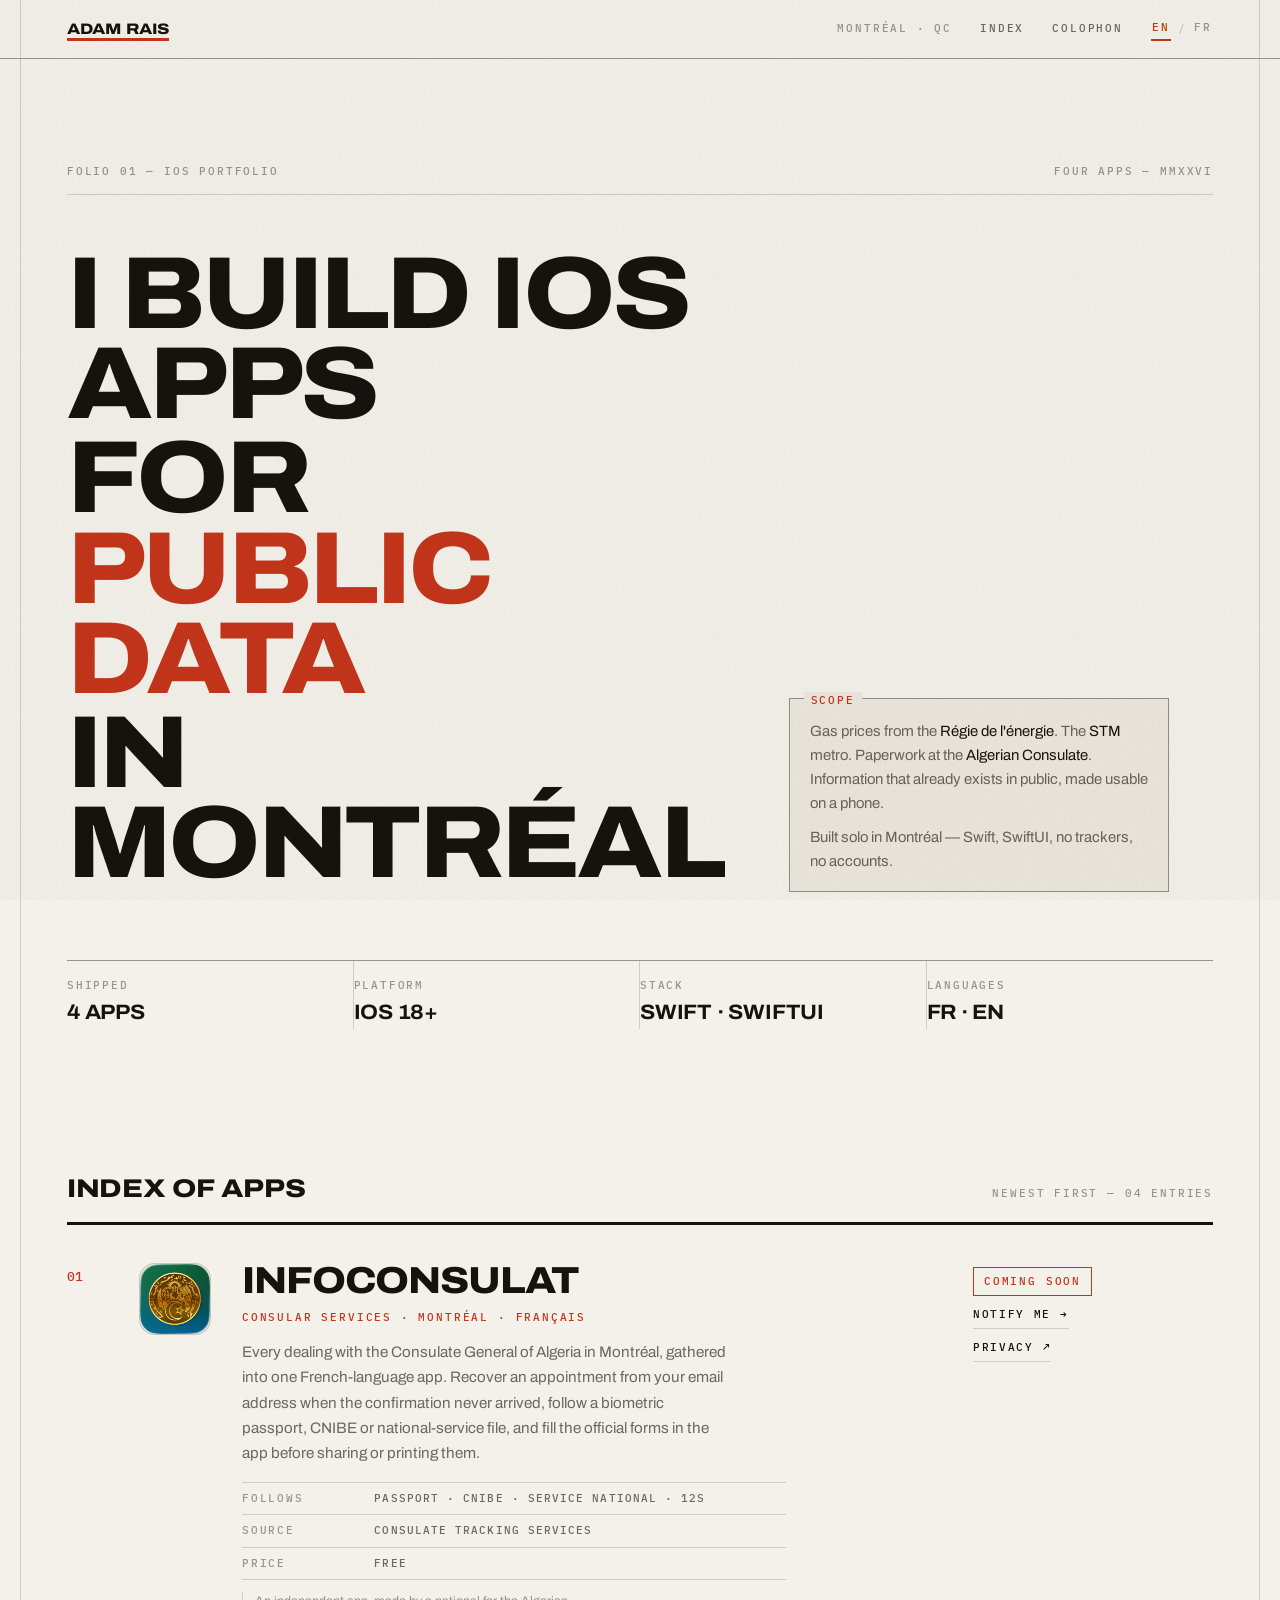
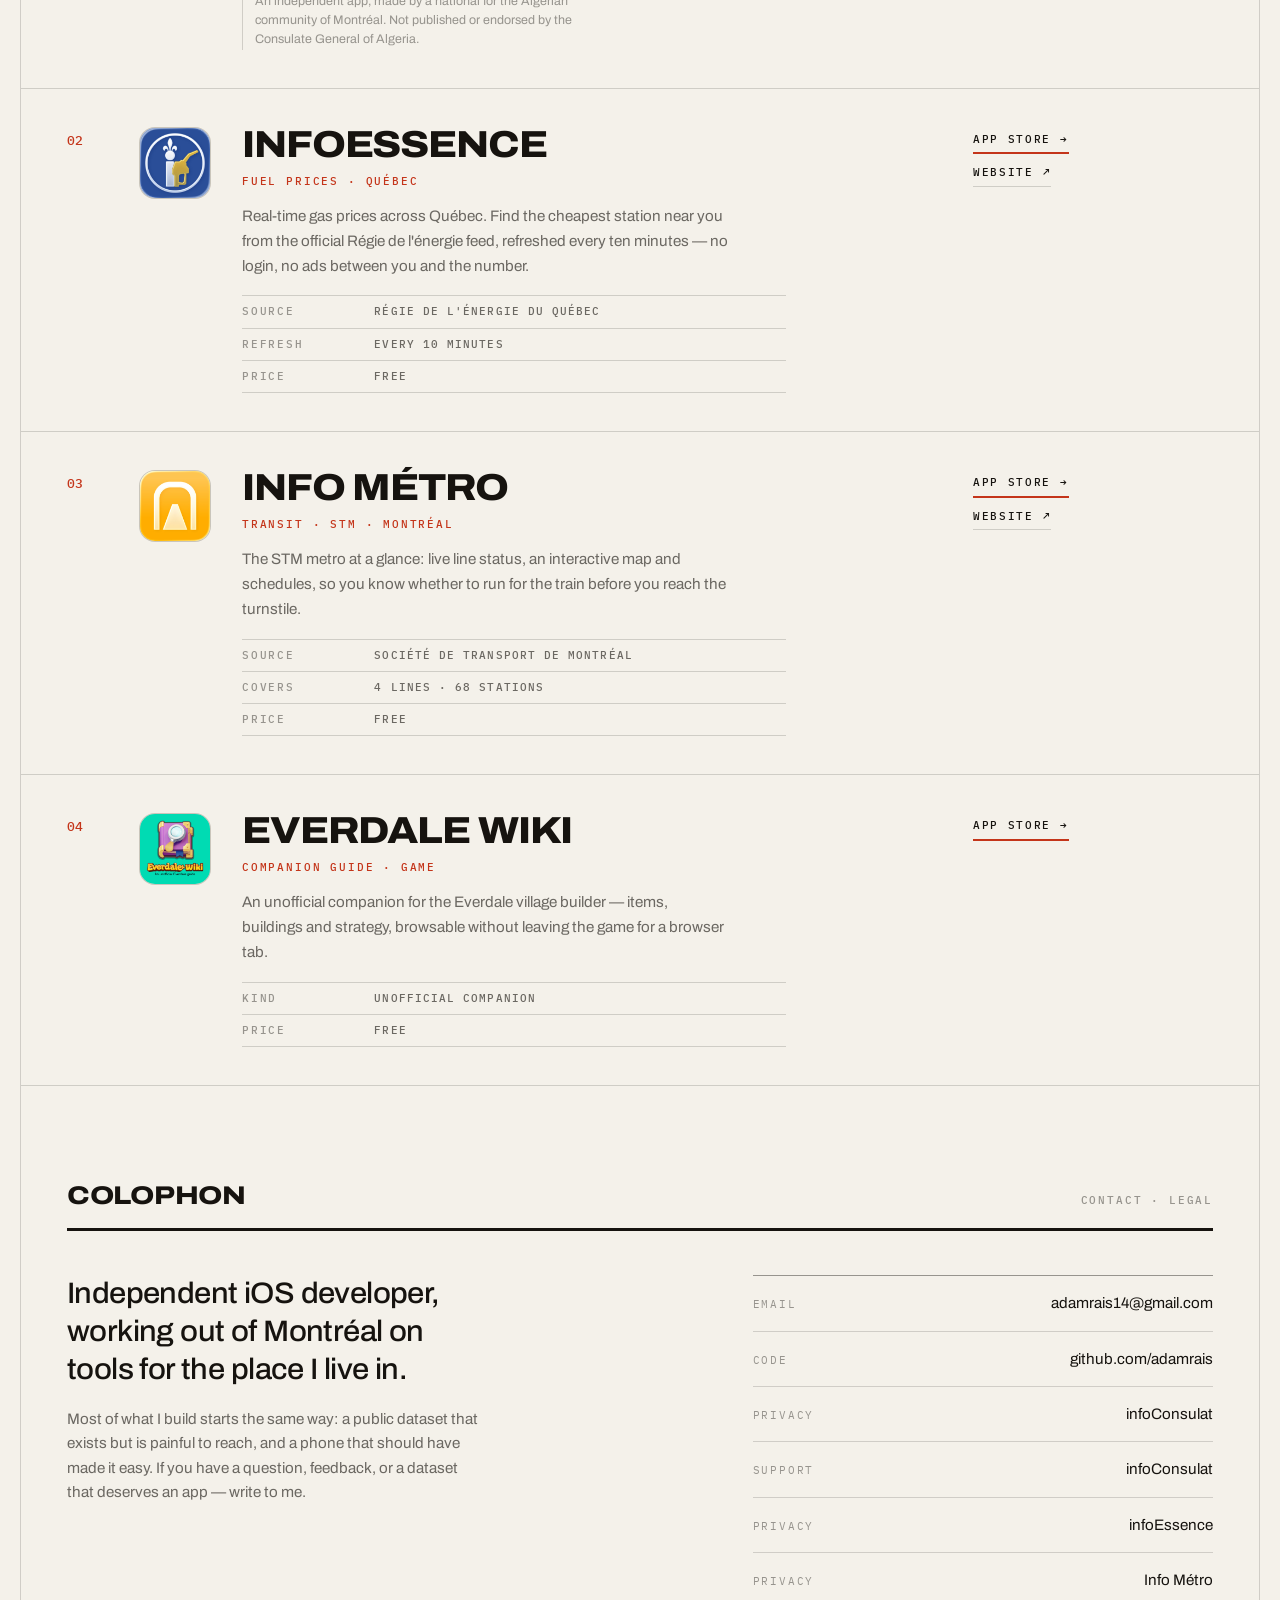
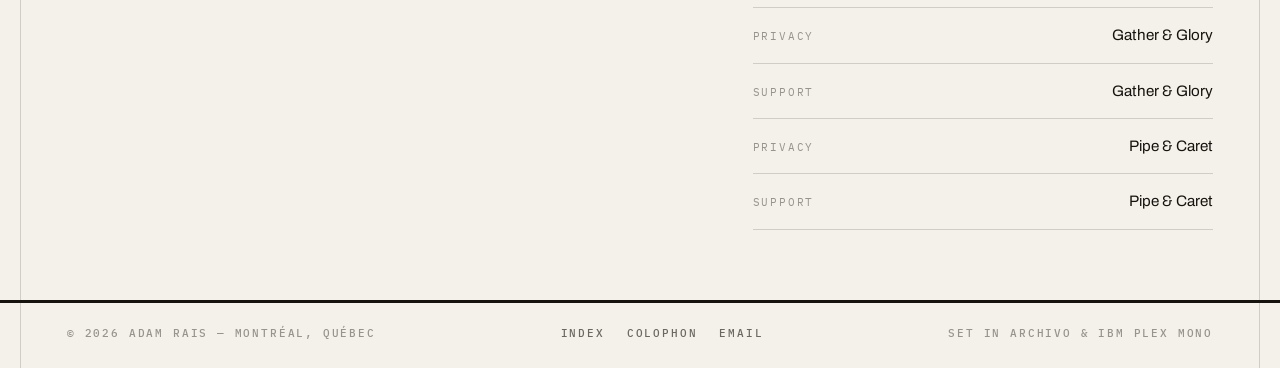
<file: index.html>
<!DOCTYPE html>
<html lang="en" data-lang="en">
<head>
  <meta charset="UTF-8" />
  <meta name="viewport" content="width=device-width, initial-scale=1.0" />
  <title>Adam Rais — iOS Developer, Montréal</title>
  <meta name="description" content="iOS apps by Adam Rais — a Montréal developer turning public data into everyday tools: gas prices in Québec, the STM metro, and Algerian consular paperwork. Applications iOS conçues à Montréal." />
  <meta name="theme-color" content="#F4F1EA" />
  <meta property="og:type" content="website" />
  <meta property="og:title" content="Adam Rais — iOS Developer, Montréal" />
  <meta property="og:description" content="Four iOS apps built in Montréal, turning public data into everyday tools." />
  <link rel="icon" href="assets/favicon.png" />
  <link rel="preconnect" href="https://fonts.googleapis.com" />
  <link rel="preconnect" href="https://fonts.gstatic.com" crossorigin />
  <link href="https://fonts.googleapis.com/css2?family=Archivo:wdth,wght@62..125,400..900&family=IBM+Plex+Mono:wght@400;500&display=swap" rel="stylesheet" />
  <script>
    /* Settles the language before first paint, so arriving never flashes the
       wrong one. A stored choice wins; failing that, the browser's own. */
    (function () {
      var l;
      try { l = localStorage.getItem('lang'); } catch (e) {}
      if (l !== 'fr' && l !== 'en') {
        l = (navigator.language || 'en').toLowerCase().indexOf('fr') === 0 ? 'fr' : 'en';
      }
      document.documentElement.dataset.lang = l;
      document.documentElement.lang = l === 'fr' ? 'fr-CA' : 'en';
    })();
  </script>
  <style>
    *, *::before, *::after { box-sizing: border-box; margin: 0; padding: 0; }

    :root {
      --paper:   #F4F1EA;
      --paper-2: #ECE7DC;
      --ink:     #16130F;
      --signal:  #C4351A;
      --signal-lift: #FF6A3D;
      --rule:    rgba(22,19,15,.16);
      --rule-hard: rgba(22,19,15,.42);
      --ink-60:  rgba(22,19,15,.62);
      --ink-40:  rgba(22,19,15,.42);
      --pad: clamp(18px, 4vw, 46px);
      --display: 'Archivo', 'Helvetica Neue', Helvetica, Arial, sans-serif;
      --mono: 'IBM Plex Mono', ui-monospace, 'SF Mono', Menlo, monospace;
    }

    /* ── Bilingual switch ───────────────────────────────────────
       Both languages ship in the markup; the inactive one is taken
       out of the flow. Only ever hidden — never shown — so whatever
       display the visible twin needs is left untouched.           */
    html[data-lang="en"] .l-fr,
    html[data-lang="fr"] .l-en { display: none !important; }

    html { scroll-behavior: smooth; -webkit-text-size-adjust: 100%; }

    body {
      background: var(--paper);
      color: var(--ink);
      font-family: var(--display);
      font-size: 16px;
      line-height: 1.6;
      font-variation-settings: 'wdth' 100;
      -webkit-font-smoothing: antialiased;
      overflow-x: hidden;
    }

    /* Paper grain. Multiplied over everything, including the inverted rows. */
    body::after {
      content: '';
      position: fixed; inset: 0; z-index: 900; pointer-events: none;
      opacity: .5; mix-blend-mode: multiply;
      background-image: url("data:image/svg+xml,%3Csvg xmlns='http://www.w3.org/2000/svg' width='180' height='180'%3E%3Cfilter id='n'%3E%3CfeTurbulence type='fractalNoise' baseFrequency='.9' numOctaves='4' stitchTiles='stitch'/%3E%3CfeColorMatrix type='saturate' values='0'/%3E%3C/filter%3E%3Crect width='100%25' height='100%25' filter='url(%23n)' opacity='.28'/%3E%3C/svg%3E");
    }

    ::selection { background: var(--signal); color: var(--paper); }

    /* ── Grid frame ─────────────────────────────────────────────
       Every band carries the same side rules, so they read as two
       continuous margin lines ruled down the whole page.          */
    .wrap {
      width: min(1240px, 100%);
      margin-inline: auto;
      padding-inline: var(--pad);
      border-inline: 1px solid var(--rule);
    }
    .bleed { margin-inline: calc(var(--pad) * -1); padding-inline: var(--pad); }

    .mono {
      font-family: var(--mono);
      font-size: .67rem;
      font-weight: 500;
      letter-spacing: .17em;
      text-transform: uppercase;
    }

    /* ── Masthead ──────────────────────────────────────────────── */
    .masthead {
      position: sticky; top: 0; z-index: 500;
      background: var(--paper);
      border-bottom: 1px solid var(--rule-hard);
    }
    .masthead .wrap {
      display: flex; align-items: center; justify-content: space-between;
      gap: 20px; height: 58px;
    }
    .mark {
      font-family: var(--display);
      font-variation-settings: 'wdth' 118;
      font-weight: 800; font-size: .95rem; letter-spacing: .01em;
      text-transform: uppercase; text-decoration: none; color: var(--ink);
      white-space: nowrap;
    }
    .mark .rule-under { border-bottom: 3px solid var(--signal); padding-bottom: 1px; }
    .mast-right { display: flex; align-items: center; gap: clamp(12px, 2.4vw, 28px); }
    .mast-right a { color: var(--ink-60); text-decoration: none; transition: color .2s; }
    .mast-right a:hover, .mast-right a:focus-visible { color: var(--signal); }
    .mast-meta { color: var(--ink-40); }

    .langs { display: inline-flex; align-items: center; gap: 7px; color: var(--ink-40); }
    .langs button {
      font: inherit; letter-spacing: inherit; text-transform: inherit;
      background: none; border: 0; padding: 2px 1px; cursor: pointer;
      color: var(--ink-40); border-bottom: 2px solid transparent;
      transition: color .2s, border-color .2s;
    }
    .langs button:hover { color: var(--ink); }
    .langs button[aria-pressed="true"] { color: var(--signal); border-bottom-color: var(--signal); }
    .langs .sep { opacity: .45; }

    /* ── Hero ──────────────────────────────────────────────────── */
    .hero .wrap { padding-block: clamp(48px, 9vw, 104px) clamp(30px, 5vw, 54px); }

    .folio {
      display: flex; justify-content: space-between; gap: 16px; flex-wrap: wrap;
      color: var(--ink-40);
      padding-bottom: 14px; margin-bottom: clamp(26px, 5vw, 54px);
      border-bottom: 1px solid var(--rule);
    }

    .headline {
      font-variation-settings: 'wdth' 112;
      font-weight: 800;
      font-size: clamp(2.5rem, 8.2vw, 6.4rem);
      line-height: .88;
      letter-spacing: -.035em;
      text-transform: uppercase;
      max-width: 15ch;
    }
    .headline .line { display: block; overflow: hidden; padding-bottom: .04em; }
    .headline .line > span { display: block; }
    .headline .hl { color: var(--signal); }

    .hero-grid {
      display: grid;
      grid-template-columns: minmax(0, 1.55fr) minmax(0, 1fr);
      gap: clamp(26px, 5vw, 64px);
      align-items: end;
    }

    .note {
      border: 1px solid var(--rule-hard);
      padding: 20px 20px 18px;
      background: var(--paper-2);
      position: relative;
      max-width: 380px;
    }
    .note-tag {
      position: absolute; top: -.62em; left: 14px;
      background: var(--paper-2); padding-inline: 7px; color: var(--signal);
    }
    .note p { font-size: .93rem; line-height: 1.62; color: var(--ink-60); }
    .note p + p { margin-top: 10px; }
    .note em { font-style: normal; color: var(--ink); }

    .stats {
      display: grid; grid-template-columns: repeat(4, minmax(0, 1fr));
      border-top: 1px solid var(--rule-hard);
      margin-top: clamp(32px, 6vw, 68px);
    }
    .stat { padding: 16px 0 4px; border-right: 1px solid var(--rule); }
    .stat:last-child { border-right: 0; }
    .stat .k { color: var(--ink-40); display: block; margin-bottom: 7px; }
    .stat .v {
      font-family: var(--display);
      font-variation-settings: 'wdth' 108;
      font-weight: 700; font-size: clamp(1rem, 2vw, 1.3rem);
      text-transform: uppercase; letter-spacing: -.01em; line-height: 1.15;
    }

    /* ── Index of apps ─────────────────────────────────────────── */
    .index .wrap { padding-block: clamp(40px, 7vw, 86px) 0; }

    .band-head {
      display: flex; align-items: baseline; justify-content: space-between;
      gap: 16px; padding-bottom: 12px;
      border-bottom: 3px solid var(--ink);
    }
    .band-head h2 {
      font-variation-settings: 'wdth' 118;
      font-weight: 800; font-size: clamp(1.15rem, 2.4vw, 1.6rem);
      text-transform: uppercase; letter-spacing: -.01em;
    }
    .band-head .mono { color: var(--ink-40); }

    .entry {
      --fg: var(--ink);
      --fg-soft: var(--ink-60);
      --fg-faint: var(--ink-40);
      --hair: var(--rule);
      --sig: var(--signal);
      position: relative; isolation: isolate;
      color: var(--fg);
      border-bottom: 1px solid var(--rule);
      padding-block: clamp(24px, 3.6vw, 38px);
      transition: color .4s ease;
    }
    .entry::before {
      content: ''; position: absolute; inset: 0; z-index: -1;
      background: var(--ink);
      transform: scaleX(0); transform-origin: left center;
      transition: transform .5s cubic-bezier(.22,.8,.24,1);
    }
    .entry::after {
      content: ''; position: absolute; left: 0; top: 0; bottom: 0; width: 5px;
      background: var(--signal); z-index: -1;
      transform: scaleY(0); transform-origin: bottom;
      transition: transform .45s cubic-bezier(.22,.8,.24,1) .06s;
    }
    .entry:hover, .entry:focus-within {
      --fg: var(--paper);
      --fg-soft: rgba(244,241,234,.7);
      --fg-faint: rgba(244,241,234,.5);
      --hair: rgba(244,241,234,.26);
      --sig: var(--signal-lift);
    }
    .entry:hover::before, .entry:focus-within::before { transform: scaleX(1); }
    .entry:hover::after, .entry:focus-within::after { transform: scaleY(1); }

    .entry-inner {
      display: grid;
      grid-template-columns: 2.6rem 72px minmax(0, 1fr) minmax(0, 15rem);
      gap: clamp(14px, 2.4vw, 32px);
      align-items: start;
    }

    .num { font-family: var(--mono); font-size: .8rem; font-weight: 500; color: var(--sig); padding-top: 4px; transition: color .4s ease; }

    .glyph {
      width: 72px; height: 72px; border: 1px solid var(--hair);
      border-radius: 16px; overflow: hidden; background: var(--paper-2);
      transition: border-color .4s ease;
    }
    .glyph img { width: 100%; height: 100%; object-fit: cover; display: block; }

    .entry-name {
      font-variation-settings: 'wdth' 112;
      font-weight: 800; font-size: clamp(1.5rem, 3.2vw, 2.35rem);
      line-height: .98; letter-spacing: -.03em; text-transform: uppercase;
      margin-bottom: 9px;
    }
    .role { color: var(--sig); display: block; margin-bottom: 14px; transition: color .4s ease; }
    .entry-desc { font-size: .95rem; line-height: 1.66; color: var(--fg-soft); max-width: 54ch; transition: color .4s ease; }
    .footnote { font-size: .78rem; line-height: 1.55; color: var(--fg-faint); max-width: 54ch; margin-top: 12px; padding-left: 12px; border-left: 1px solid var(--hair); transition: color .4s ease, border-color .4s ease; }

    .facts { border-top: 1px solid var(--hair); margin-top: 16px; max-width: 34rem; transition: border-color .4s ease; }
    .fact { display: flex; gap: 14px; padding: 7px 0; border-bottom: 1px solid var(--hair); color: var(--fg-faint); transition: border-color .4s ease, color .4s ease; }
    .fact dt { flex: 0 0 7.4rem; }
    .fact dd { color: var(--fg-soft); letter-spacing: .1em; }

    .acts { display: flex; flex-direction: column; align-items: flex-start; gap: 10px; padding-top: 4px; }
    .act {
      display: inline-flex; align-items: center; gap: 9px;
      font-family: var(--mono); font-size: .69rem; font-weight: 500;
      letter-spacing: .15em; text-transform: uppercase; text-decoration: none;
      color: var(--fg); padding-bottom: 4px;
      border-bottom: 1px solid var(--hair);
      transition: color .25s, border-color .25s;
    }
    .act .arw { transition: transform .25s cubic-bezier(.22,.8,.24,1); }
    .act:hover, .act:focus-visible { color: var(--sig); border-color: var(--sig); }
    .act:hover .arw, .act:focus-visible .arw { transform: translateX(4px); }
    .act-primary { border-bottom-width: 2px; border-color: var(--sig); }

    .chip {
      display: inline-block; border: 1px solid var(--sig); color: var(--sig);
      padding: 5px 10px; transition: color .4s ease, border-color .4s ease;
    }

    /* ── Colophon ──────────────────────────────────────────────── */
    .colophon .wrap { padding-block: clamp(44px, 7vw, 90px) clamp(36px, 6vw, 70px); }
    .colophon-grid {
      display: grid; grid-template-columns: minmax(0, 1.35fr) minmax(0, 1fr);
      gap: clamp(28px, 5vw, 70px); margin-top: clamp(26px, 4vw, 44px);
    }
    .statement {
      font-variation-settings: 'wdth' 104;
      font-weight: 500; font-size: clamp(1.15rem, 2.5vw, 1.85rem);
      line-height: 1.28; letter-spacing: -.02em; max-width: 22ch;
    }
    .say { margin-top: 18px; color: var(--ink-60); font-size: .95rem; max-width: 46ch; }
    .contact { border-top: 1px solid var(--rule-hard); }
    .contact a {
      display: flex; align-items: baseline; justify-content: space-between; gap: 14px;
      padding: 15px 0; border-bottom: 1px solid var(--rule);
      text-decoration: none; color: var(--ink); transition: color .2s, padding-left .25s;
    }
    .contact a:hover, .contact a:focus-visible { color: var(--signal); padding-left: 8px; }
    .contact .who { font-family: var(--mono); font-size: .67rem; letter-spacing: .17em; text-transform: uppercase; color: var(--ink-40); flex: 0 0 auto; }
    .contact .what { font-size: .95rem; text-align: right; word-break: break-word; }

    /* ── Footer ────────────────────────────────────────────────── */
    footer { border-top: 3px solid var(--ink); }
    footer .wrap {
      display: flex; flex-wrap: wrap; align-items: center; justify-content: space-between;
      gap: 12px 26px; padding-block: 22px 26px; color: var(--ink-40);
    }
    footer a { color: var(--ink-60); text-decoration: none; transition: color .2s; }
    footer a:hover, footer a:focus-visible { color: var(--signal); }
    .foot-links { display: flex; flex-wrap: wrap; gap: 12px 22px; list-style: none; }

    :focus-visible { outline: 2px solid var(--signal); outline-offset: 3px; }

    /* ── Load choreography ─────────────────────────────────────── */
    .headline .line > span { transform: translateY(105%); animation: rise .95s cubic-bezier(.16,1,.3,1) forwards; }
    .headline .dl2 > span { animation-delay: .09s; }
    .headline .dl3 > span { animation-delay: .18s; }
    .headline .dl4 > span { animation-delay: .27s; }
    @keyframes rise { to { transform: translateY(0); } }

    .fade { opacity: 0; animation: fade .8s ease forwards; }
    .d1 { animation-delay: .30s } .d2 { animation-delay: .40s } .d3 { animation-delay: .50s }
    @keyframes fade { from { opacity: 0; transform: translateY(14px) } to { opacity: 1; transform: none } }

    /* ── Narrow ────────────────────────────────────────────────── */
    @media (max-width: 940px) {
      .hero-grid { grid-template-columns: 1fr; align-items: start; }
      .note { max-width: none; }
      .colophon-grid { grid-template-columns: 1fr; }
      .entry-inner { grid-template-columns: 2.2rem 60px minmax(0, 1fr); }
      .glyph { width: 60px; height: 60px; border-radius: 14px; }
      .acts { grid-column: 1 / -1; flex-direction: row; flex-wrap: wrap; align-items: center; gap: 16px; margin-top: 18px; }
      .stats { grid-template-columns: repeat(2, 1fr); }
      .stat { border-bottom: 1px solid var(--rule); padding-right: 12px; }
      .stat:nth-child(2n) { border-right: 0; }
      .stat:nth-last-child(-n+2) { border-bottom: 0; }
    }
    @media (max-width: 620px) {
      .mast-meta { display: none; }
      .entry-inner { grid-template-columns: 1.9rem minmax(0, 1fr); }
      .glyph { grid-row: 1; grid-column: 2; margin-bottom: 14px; }
      .entry-body { grid-column: 2; }
      .fact dt { flex-basis: 6rem; }
      .headline { font-size: clamp(2.1rem, 11vw, 3.4rem); }
    }

    @media (prefers-reduced-motion: reduce) {
      html { scroll-behavior: auto; }
      *, *::before, *::after { animation-duration: .01ms !important; animation-delay: 0ms !important; transition-duration: .01ms !important; }
      .headline .line > span { transform: none; }
      .fade { opacity: 1; }
    }
  </style>
</head>
<body>

  <header class="masthead">
    <div class="wrap">
      <a href="#top" class="mark"><span class="rule-under">Adam Rais</span></a>
      <div class="mast-right mono">
        <span class="mast-meta">Montréal · QC</span>
        <a href="#index">Index</a>
        <a href="#colophon">Colophon</a>
        <span class="langs" role="group" aria-label="Language / Langue">
          <button type="button" data-set-lang="en" aria-pressed="true">EN</button>
          <span class="sep" aria-hidden="true">/</span>
          <button type="button" data-set-lang="fr" aria-pressed="false">FR</button>
        </span>
      </div>
    </div>
  </header>

  <main id="top">

    <section class="hero">
      <div class="wrap">

        <div class="folio mono fade">
          <span><span class="l-en">Folio 01 — iOS Portfolio</span><span class="l-fr">Folio 01 — Portfolio iOS</span></span>
          <span><span class="l-en">Four apps — MMXXVI</span><span class="l-fr">Quatre applications — MMXXVI</span></span>
        </div>

        <div class="hero-grid">
          <div>
            <h1 class="headline l-en">
              <span class="line dl1"><span>I build iOS apps</span></span>
              <span class="line dl2"><span>for <span class="hl">public data</span></span></span>
              <span class="line dl3"><span>in Montréal.</span></span>
            </h1>
            <h1 class="headline l-fr">
              <span class="line dl1"><span>Je fais des</span></span>
              <span class="line dl2"><span>apps iOS pour les</span></span>
              <span class="line dl3"><span class="hl">données publiques</span></span>
              <span class="line dl4"><span>à Montréal.</span></span>
            </h1>
          </div>

          <div class="note fade d1">
            <span class="note-tag mono"><span class="l-en">Scope</span><span class="l-fr">Champ</span></span>
            <div class="l-en">
              <p>Gas prices from the <em>Régie de l'énergie</em>. The <em>STM</em> metro. Paperwork at the <em>Algerian Consulate</em>. Information that already exists in public, made usable on a phone.</p>
              <p>Built solo in Montréal — Swift, SwiftUI, no trackers, no accounts.</p>
            </div>
            <div class="l-fr">
              <p>Les prix de l'essence de la <em>Régie de l'énergie</em>. Le métro de la <em>STM</em>. Les démarches du <em>Consulat d'Algérie</em>. De l'information déjà publique, rendue utilisable sur un téléphone.</p>
              <p>Conçu seul à Montréal — Swift, SwiftUI, sans traqueurs, sans comptes.</p>
            </div>
          </div>
        </div>

        <dl class="stats mono fade d2">
          <div class="stat">
            <dt class="k"><span class="l-en">Shipped</span><span class="l-fr">Publiées</span></dt>
            <dd class="v">4 apps</dd>
          </div>
          <div class="stat">
            <dt class="k"><span class="l-en">Platform</span><span class="l-fr">Plateforme</span></dt>
            <dd class="v">iOS 18+</dd>
          </div>
          <div class="stat">
            <dt class="k"><span class="l-en">Stack</span><span class="l-fr">Technologie</span></dt>
            <dd class="v">Swift · SwiftUI</dd>
          </div>
          <div class="stat">
            <dt class="k"><span class="l-en">Languages</span><span class="l-fr">Langues</span></dt>
            <dd class="v">FR · EN</dd>
          </div>
        </dl>

      </div>
    </section>

    <section class="index" id="index">
      <div class="wrap">
        <div class="band-head">
          <h2><span class="l-en">Index of apps</span><span class="l-fr">Index des applications</span></h2>
          <span class="mono"><span class="l-en">Newest first — 04 entries</span><span class="l-fr">Les plus récentes d'abord — 04 entrées</span></span>
        </div>

        <!-- 01 ─────────────────────────────────────────────────── -->
        <article class="entry bleed">
          <div class="entry-inner">
            <div class="num">01</div>
            <div class="glyph"><img src="assets/infoconsulat-icon.png" alt="infoConsulat" width="72" height="72" loading="lazy" /></div>
            <div class="entry-body">
              <h3 class="entry-name">infoConsulat</h3>
              <span class="role mono"><span class="l-en">Consular services · Montréal · Français</span><span class="l-fr">Démarches consulaires · Montréal</span></span>
              <p class="entry-desc l-en">Every dealing with the Consulate General of Algeria in Montréal, gathered into one French-language app. Recover an appointment from your email address when the confirmation never arrived, follow a biometric passport, CNIBE or national-service file, and fill the official forms in the app before sharing or printing them.</p>
              <p class="entry-desc l-fr">Toutes les démarches du Consulat Général d'Algérie à Montréal réunies dans une seule application, en français. Retrouvez un rendez-vous à partir de votre adresse courriel quand la confirmation n'est jamais arrivée, suivez un dossier de passeport biométrique, de CNIBE ou votre position vis-à-vis du service national, et remplissez les formulaires officiels dans l'application avant de les partager ou de les imprimer.</p>
              <dl class="facts mono l-en">
                <div class="fact"><dt>Follows</dt><dd>Passport · CNIBE · Service national · 12S</dd></div>
                <div class="fact"><dt>Source</dt><dd>Consulate tracking services</dd></div>
                <div class="fact"><dt>Price</dt><dd>Free</dd></div>
              </dl>
              <dl class="facts mono l-fr">
                <div class="fact"><dt>Suit</dt><dd>Passeport · CNIBE · Service national · 12S</dd></div>
                <div class="fact"><dt>Source</dt><dd>Services de suivi du Consulat</dd></div>
                <div class="fact"><dt>Prix</dt><dd>Gratuit</dd></div>
              </dl>
              <p class="footnote l-en">An independent app, made by a national for the Algerian community of Montréal. Not published or endorsed by the Consulate General of Algeria.</p>
              <p class="footnote l-fr">Application indépendante, réalisée par un ressortissant pour la communauté algérienne de Montréal. Ni éditée ni approuvée par le Consulat Général d'Algérie.</p>
            </div>
            <div class="acts">
              <span class="chip mono"><span class="l-en">Coming soon</span><span class="l-fr">Bientôt disponible</span></span>
              <a class="act" href="mailto:adamrais14@gmail.com?subject=infoConsulat"><span class="l-en">Notify me</span><span class="l-fr">Prévenez-moi</span> <span class="arw">→</span></a>
              <a class="act" href="privacy-infoconsulat.html"><span class="l-en">Privacy</span><span class="l-fr">Confidentialité</span> <span class="arw">↗</span></a>
            </div>
          </div>
        </article>

        <!-- 02 ─────────────────────────────────────────────────── -->
        <article class="entry bleed">
          <div class="entry-inner">
            <div class="num">02</div>
            <div class="glyph"><img src="assets/infoessence-icon.png" alt="infoEssence" width="72" height="72" loading="lazy" /></div>
            <div class="entry-body">
              <h3 class="entry-name">infoEssence</h3>
              <span class="role mono"><span class="l-en">Fuel prices · Québec</span><span class="l-fr">Prix de l'essence · Québec</span></span>
              <p class="entry-desc l-en">Real-time gas prices across Québec. Find the cheapest station near you from the official Régie de l'énergie feed, refreshed every ten minutes — no login, no ads between you and the number.</p>
              <p class="entry-desc l-fr">Les prix de l'essence en temps réel partout au Québec. Trouvez la station la moins chère près de vous à partir des données officielles de la Régie de l'énergie, actualisées toutes les dix minutes — sans compte, sans publicité entre vous et le prix.</p>
              <dl class="facts mono l-en">
                <div class="fact"><dt>Source</dt><dd>Régie de l'énergie du Québec</dd></div>
                <div class="fact"><dt>Refresh</dt><dd>Every 10 minutes</dd></div>
                <div class="fact"><dt>Price</dt><dd>Free</dd></div>
              </dl>
              <dl class="facts mono l-fr">
                <div class="fact"><dt>Source</dt><dd>Régie de l'énergie du Québec</dd></div>
                <div class="fact"><dt>Actualisation</dt><dd>Toutes les 10 minutes</dd></div>
                <div class="fact"><dt>Prix</dt><dd>Gratuit</dd></div>
              </dl>
            </div>
            <div class="acts">
              <a class="act act-primary" href="https://apps.apple.com/ca/app/infoessence/id6761513458?l=fr-CA" target="_blank" rel="noopener">App Store <span class="arw">→</span></a>
              <a class="act" href="https://infoessence.up.railway.app/index.html" target="_blank" rel="noopener"><span class="l-en">Website</span><span class="l-fr">Site web</span> <span class="arw">↗</span></a>
            </div>
          </div>
        </article>

        <!-- 03 ─────────────────────────────────────────────────── -->
        <article class="entry bleed">
          <div class="entry-inner">
            <div class="num">03</div>
            <div class="glyph"><img src="assets/infometro-icon.png" alt="Info Métro" width="72" height="72" loading="lazy" /></div>
            <div class="entry-body">
              <h3 class="entry-name">Info Métro</h3>
              <span class="role mono"><span class="l-en">Transit · STM · Montréal</span><span class="l-fr">Transport · STM · Montréal</span></span>
              <p class="entry-desc l-en">The STM metro at a glance: live line status, an interactive map and schedules, so you know whether to run for the train before you reach the turnstile.</p>
              <p class="entry-desc l-fr">Le métro de la STM d'un coup d'œil : l'état des lignes en direct, une carte interactive et les horaires, pour savoir s'il faut courir avant même d'arriver au tourniquet.</p>
              <dl class="facts mono l-en">
                <div class="fact"><dt>Source</dt><dd>Société de transport de Montréal</dd></div>
                <div class="fact"><dt>Covers</dt><dd>4 lines · 68 stations</dd></div>
                <div class="fact"><dt>Price</dt><dd>Free</dd></div>
              </dl>
              <dl class="facts mono l-fr">
                <div class="fact"><dt>Source</dt><dd>Société de transport de Montréal</dd></div>
                <div class="fact"><dt>Couverture</dt><dd>4 lignes · 68 stations</dd></div>
                <div class="fact"><dt>Prix</dt><dd>Gratuit</dd></div>
              </dl>
            </div>
            <div class="acts">
              <a class="act act-primary" href="https://apps.apple.com/ca/app/infometro/id6757133462?l=fr-CA" target="_blank" rel="noopener">App Store <span class="arw">→</span></a>
              <a class="act" href="https://adamrais.github.io/MontrealMetroApp-website/" target="_blank" rel="noopener"><span class="l-en">Website</span><span class="l-fr">Site web</span> <span class="arw">↗</span></a>
            </div>
          </div>
        </article>

        <!-- 04 ─────────────────────────────────────────────────── -->
        <article class="entry bleed">
          <div class="entry-inner">
            <div class="num">04</div>
            <div class="glyph"><img src="assets/everdale-icon.png" alt="Everdale Wiki" width="72" height="72" loading="lazy" /></div>
            <div class="entry-body">
              <h3 class="entry-name">Everdale Wiki</h3>
              <span class="role mono"><span class="l-en">Companion guide · Game</span><span class="l-fr">Guide compagnon · Jeu</span></span>
              <p class="entry-desc l-en">An unofficial companion for the Everdale village builder — items, buildings and strategy, browsable without leaving the game for a browser tab.</p>
              <p class="entry-desc l-fr">Un compagnon non officiel pour le jeu de village Everdale — objets, bâtiments et stratégies, consultables sans quitter le jeu pour un onglet de navigateur.</p>
              <dl class="facts mono l-en">
                <div class="fact"><dt>Kind</dt><dd>Unofficial companion</dd></div>
                <div class="fact"><dt>Price</dt><dd>Free</dd></div>
              </dl>
              <dl class="facts mono l-fr">
                <div class="fact"><dt>Type</dt><dd>Compagnon non officiel</dd></div>
                <div class="fact"><dt>Prix</dt><dd>Gratuit</dd></div>
              </dl>
            </div>
            <div class="acts">
              <a class="act act-primary" href="https://apps.apple.com/ca/app/everdale-wiki/id1604681047" target="_blank" rel="noopener">App Store <span class="arw">→</span></a>
            </div>
          </div>
        </article>

      </div>
    </section>

    <section class="colophon" id="colophon">
      <div class="wrap">
        <div class="band-head">
          <h2>Colophon</h2>
          <span class="mono"><span class="l-en">Contact · Legal</span><span class="l-fr">Contact · Mentions</span></span>
        </div>

        <div class="colophon-grid">
          <div>
            <p class="statement l-en">Independent iOS developer, working out of Montréal on tools for the place I live in.</p>
            <p class="statement l-fr">Développeur iOS indépendant, à Montréal, qui fabrique des outils pour la ville où il vit.</p>
            <p class="say l-en">Most of what I build starts the same way: a public dataset that exists but is painful to reach, and a phone that should have made it easy. If you have a question, feedback, or a dataset that deserves an app — write to me.</p>
            <p class="say l-fr">La plupart de mes projets commencent pareil : un jeu de données publiques qui existe déjà mais reste pénible à atteindre, et un téléphone qui aurait dû rendre la chose simple. Une question, un commentaire, un jeu de données qui mérite une application — écrivez-moi.</p>
          </div>

          <nav class="contact">
            <a href="mailto:adamrais14@gmail.com">
              <span class="who"><span class="l-en">Email</span><span class="l-fr">Courriel</span></span>
              <span class="what">adamrais14@gmail.com</span>
            </a>
            <a href="https://github.com/adamrais" target="_blank" rel="noopener">
              <span class="who">Code</span>
              <span class="what">github.com/adamrais</span>
            </a>
            <a href="privacy-infoconsulat.html">
              <span class="who"><span class="l-en">Privacy</span><span class="l-fr">Confidentialité</span></span>
              <span class="what">infoConsulat</span>
            </a>
            <a href="support-infoconsulat.html">
              <span class="who"><span class="l-en">Support</span><span class="l-fr">Assistance</span></span>
              <span class="what">infoConsulat</span>
            </a>
            <a href="https://infoessence.up.railway.app/privacy.html" target="_blank" rel="noopener">
              <span class="who"><span class="l-en">Privacy</span><span class="l-fr">Confidentialité</span></span>
              <span class="what">infoEssence</span>
            </a>
            <a href="https://adamrais.github.io/MontrealMetroApp-website/privacy.html" target="_blank" rel="noopener">
              <span class="who"><span class="l-en">Privacy</span><span class="l-fr">Confidentialité</span></span>
              <span class="what">Info Métro</span>
            </a>
            <a href="privacy-gatherandglory.html">
              <span class="who"><span class="l-en">Privacy</span><span class="l-fr">Confidentialité</span></span>
              <span class="what">Gather &amp; Glory</span>
            </a>
            <a href="support-gatherandglory.html">
              <span class="who"><span class="l-en">Support</span><span class="l-fr">Assistance</span></span>
              <span class="what">Gather &amp; Glory</span>
            </a>
            <a href="privacy-pipeandcaret.html">
              <span class="who"><span class="l-en">Privacy</span><span class="l-fr">Confidentialité</span></span>
              <span class="what">Pipe &amp; Caret</span>
            </a>
            <a href="support-pipeandcaret.html">
              <span class="who"><span class="l-en">Support</span><span class="l-fr">Assistance</span></span>
              <span class="what">Pipe &amp; Caret</span>
            </a>
          </nav>
        </div>
      </div>
    </section>

  </main>

  <footer>
    <div class="wrap mono">
      <span>© 2026 Adam Rais — Montréal, Québec</span>
      <ul class="foot-links">
        <li><a href="#index">Index</a></li>
        <li><a href="#colophon">Colophon</a></li>
        <li><a href="mailto:adamrais14@gmail.com"><span class="l-en">Email</span><span class="l-fr">Courriel</span></a></li>
      </ul>
      <span><span class="l-en">Set in Archivo &amp; IBM Plex Mono</span><span class="l-fr">Composé en Archivo et IBM Plex Mono</span></span>
    </div>
  </footer>

  <script>
    (function () {
      var buttons = Array.prototype.slice.call(document.querySelectorAll('[data-set-lang]'));

      function apply(l) {
        document.documentElement.dataset.lang = l;
        document.documentElement.lang = l === 'fr' ? 'fr-CA' : 'en';
        try { localStorage.setItem('lang', l); } catch (e) {}
        buttons.forEach(function (b) {
          b.setAttribute('aria-pressed', String(b.getAttribute('data-set-lang') === l));
        });
      }

      buttons.forEach(function (b) {
        b.addEventListener('click', function () { apply(b.getAttribute('data-set-lang')); });
      });

      // The head script already settled the language; re-run so the buttons
      // agree with what is on screen and the choice is written down.
      apply(document.documentElement.getAttribute('data-lang') === 'fr' ? 'fr' : 'en');
    })();
  </script>

</body>
</html>
</file>
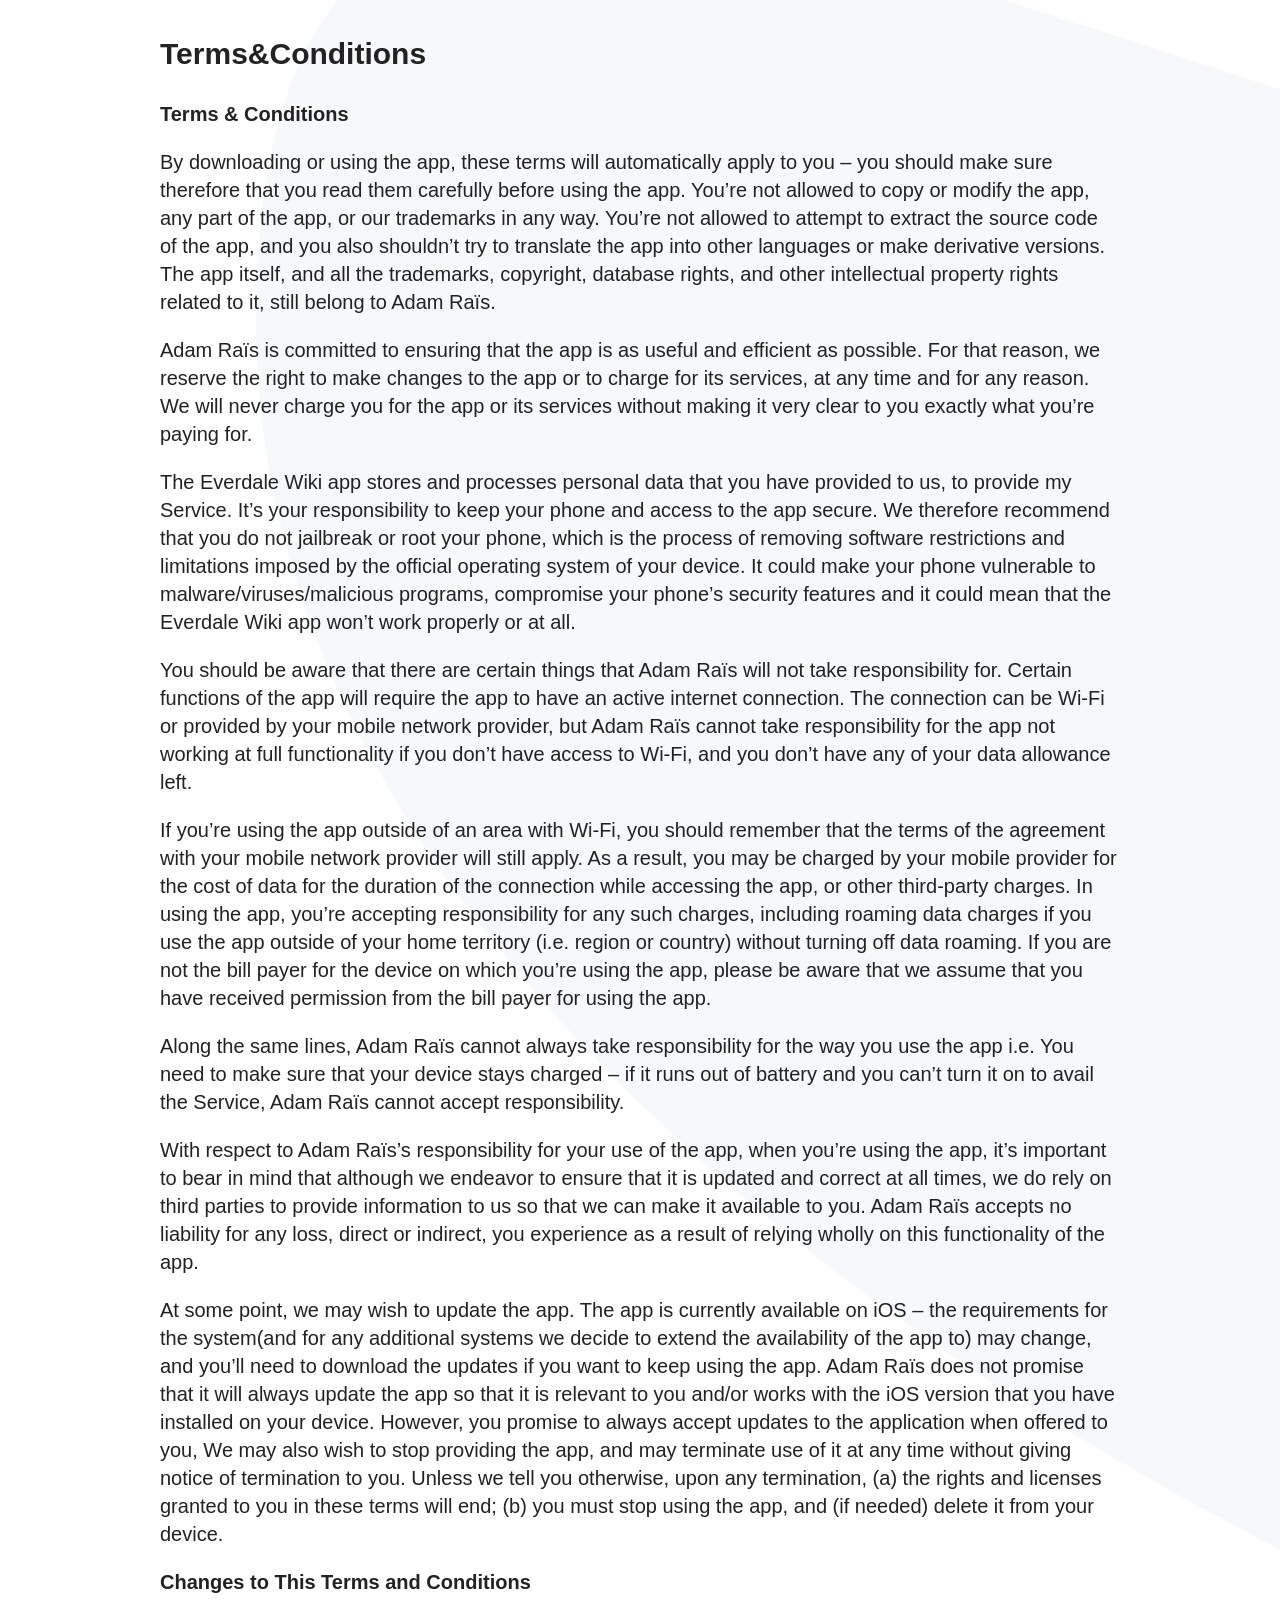
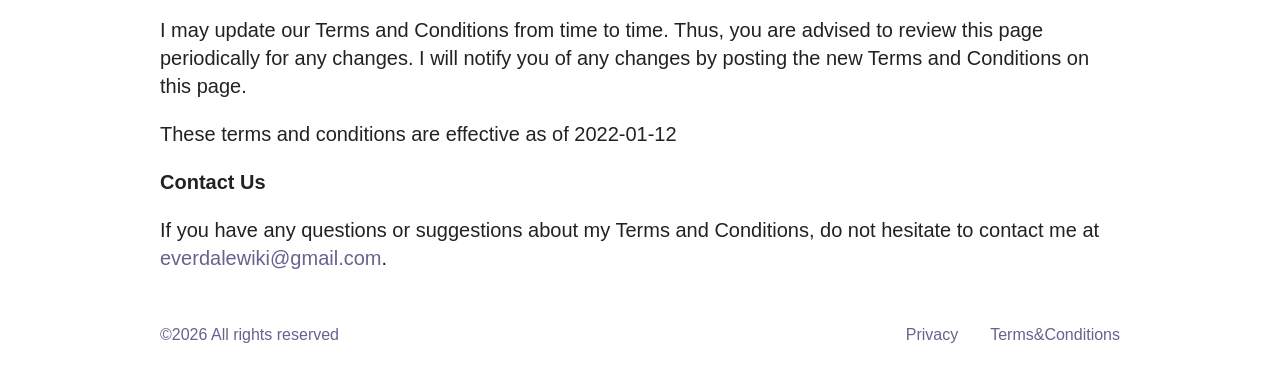
<file: page-1.html>
<!DOCTYPE html>
<html dir="auto" lang="en">
<head>
	<meta charset="UTF-8" />
	<title>Terms&amp;Conditions - My Page Title</title>

	<meta name="description" content="My Page Description" />
	<meta name="viewport" content="width=device-width, initial-scale=1" />
	<link rel="icon" href="assets/favicon.png" />

	<meta property="og:title" content="Terms&amp;Conditions - My Page Title" />
	<meta property="og:description" content="My Page Description" />
	<meta property="og:image" content="assets/og-image.png" />

	<link rel="stylesheet" href="assets/tobi.css" />
	<link rel="stylesheet" href="assets/style.css" />

</head>
	<body>
		<main>
<article class="page">
	<header class="page__header">
		<h1 class="page__title">Terms&Conditions</h1>
	</header>
	<div class="page__content">
		<p><strong>Terms &amp; Conditions</strong></p>
<p>By downloading or using the app, these terms will automatically apply to you – you should make sure therefore that you read them carefully before using the app. You’re not allowed to copy or modify the app, any part of the app, or our trademarks in any way. You’re not allowed to attempt to extract the source code of the app, and you also shouldn’t try to translate the app into other languages or make derivative versions. The app itself, and all the trademarks, copyright, database rights, and other intellectual property rights related to it, still belong to Adam Raïs.</p>
<p>Adam Raïs is committed to ensuring that the app is as useful and efficient as possible. For that reason, we reserve the right to make changes to the app or to charge for its services, at any time and for any reason. We will never charge you for the app or its services without making it very clear to you exactly what you’re paying for.</p>
<p>The Everdale Wiki app stores and processes personal data that you have provided to us, to provide my Service. It’s your responsibility to keep your phone and access to the app secure. We therefore recommend that you do not jailbreak or root your phone, which is the process of removing software restrictions and limitations imposed by the official operating system of your device. It could make your phone vulnerable to malware/viruses/malicious programs, compromise your phone’s security features and it could mean that the Everdale Wiki app won’t work properly or at all.</p>
<p>You should be aware that there are certain things that Adam Raïs will not take responsibility for. Certain functions of the app will require the app to have an active internet connection. The connection can be Wi-Fi or provided by your mobile network provider, but Adam Raïs cannot take responsibility for the app not working at full functionality if you don’t have access to Wi-Fi, and you don’t have any of your data allowance left.</p>
<p>If you’re using the app outside of an area with Wi-Fi, you should remember that the terms of the agreement with your mobile network provider will still apply. As a result, you may be charged by your mobile provider for the cost of data for the duration of the connection while accessing the app, or other third-party charges. In using the app, you’re accepting responsibility for any such charges, including roaming data charges if you use the app outside of your home territory (i.e. region or country) without turning off data roaming. If you are not the bill payer for the device on which you’re using the app, please be aware that we assume that you have received permission from the bill payer for using the app.</p>
<p>Along the same lines, Adam Raïs cannot always take responsibility for the way you use the app i.e. You need to make sure that your device stays charged – if it runs out of battery and you can’t turn it on to avail the Service, Adam Raïs cannot accept responsibility.</p>
<p>With respect to Adam Raïs’s responsibility for your use of the app, when you’re using the app, it’s important to bear in mind that although we endeavor to ensure that it is updated and correct at all times, we do rely on third parties to provide information to us so that we can make it available to you. Adam Raïs accepts no liability for any loss, direct or indirect, you experience as a result of relying wholly on this functionality of the app.</p>
<p>At some point, we may wish to update the app. The app is currently available on iOS – the requirements for the system(and for any additional systems we decide to extend the availability of the app to) may change, and you’ll need to download the updates if you want to keep using the app. Adam Raïs does not promise that it will always update the app so that it is relevant to you and/or works with the iOS version that you have installed on your device. However, you promise to always accept updates to the application when offered to you, We may also wish to stop providing the app, and may terminate use of it at any time without giving notice of termination to you. Unless we tell you otherwise, upon any termination, (a) the rights and licenses granted to you in these terms will end; (b) you must stop using the app, and (if needed) delete it from your device.</p>
<p><strong>Changes to This Terms and Conditions</strong></p>
<p>I may update our Terms and Conditions from time to time. Thus, you are advised to review this page periodically for any changes. I will notify you of any changes by posting the new Terms and Conditions on this page.</p>
<p>These terms and conditions are effective as of 2022-01-12</p>
<p><strong>Contact Us</strong></p>
<p>If you have any questions or suggestions about my Terms and Conditions, do not hesitate to contact me at <a href="mailto:&#101;&#118;&#101;&#x72;&#100;&#97;&#108;&#101;&#x77;&#x69;&#x6b;&#105;&#x40;&#103;&#109;&#97;&#x69;&#108;&#x2e;&#x63;&#x6f;&#109;">&#101;&#118;&#101;&#x72;&#100;&#97;&#108;&#101;&#x77;&#x69;&#x6b;&#105;&#x40;&#103;&#109;&#97;&#x69;&#108;&#x2e;&#x63;&#x6f;&#109;</a>.</p>

	</div>
</article>



		</main>
		<footer class="footer">
			<div class="container">
				<div class="footer__container">
					<p class="footer__love">
						<script>document.write('&copy;' + (new Date()).getFullYear());</script><noscript>&copy;2022</noscript> All rights reserved
					</p>
					<ul class="footer__links">
							<li class="footer__link">
								<a href="page-2.html">Privacy</a>
							</li>
							<li class="footer__link">
								<a href="page-1.html">Terms&amp;Conditions</a>
							</li>
					</ul>
				</div>
			</div>
		</footer>

		<script type="text/javascript" src="assets/tobi.min.js" /></script>
		<script>
			window.onload = function () {
				var tobi = new Tobi();
			};
		</script>

  </body>
</html>
</file>
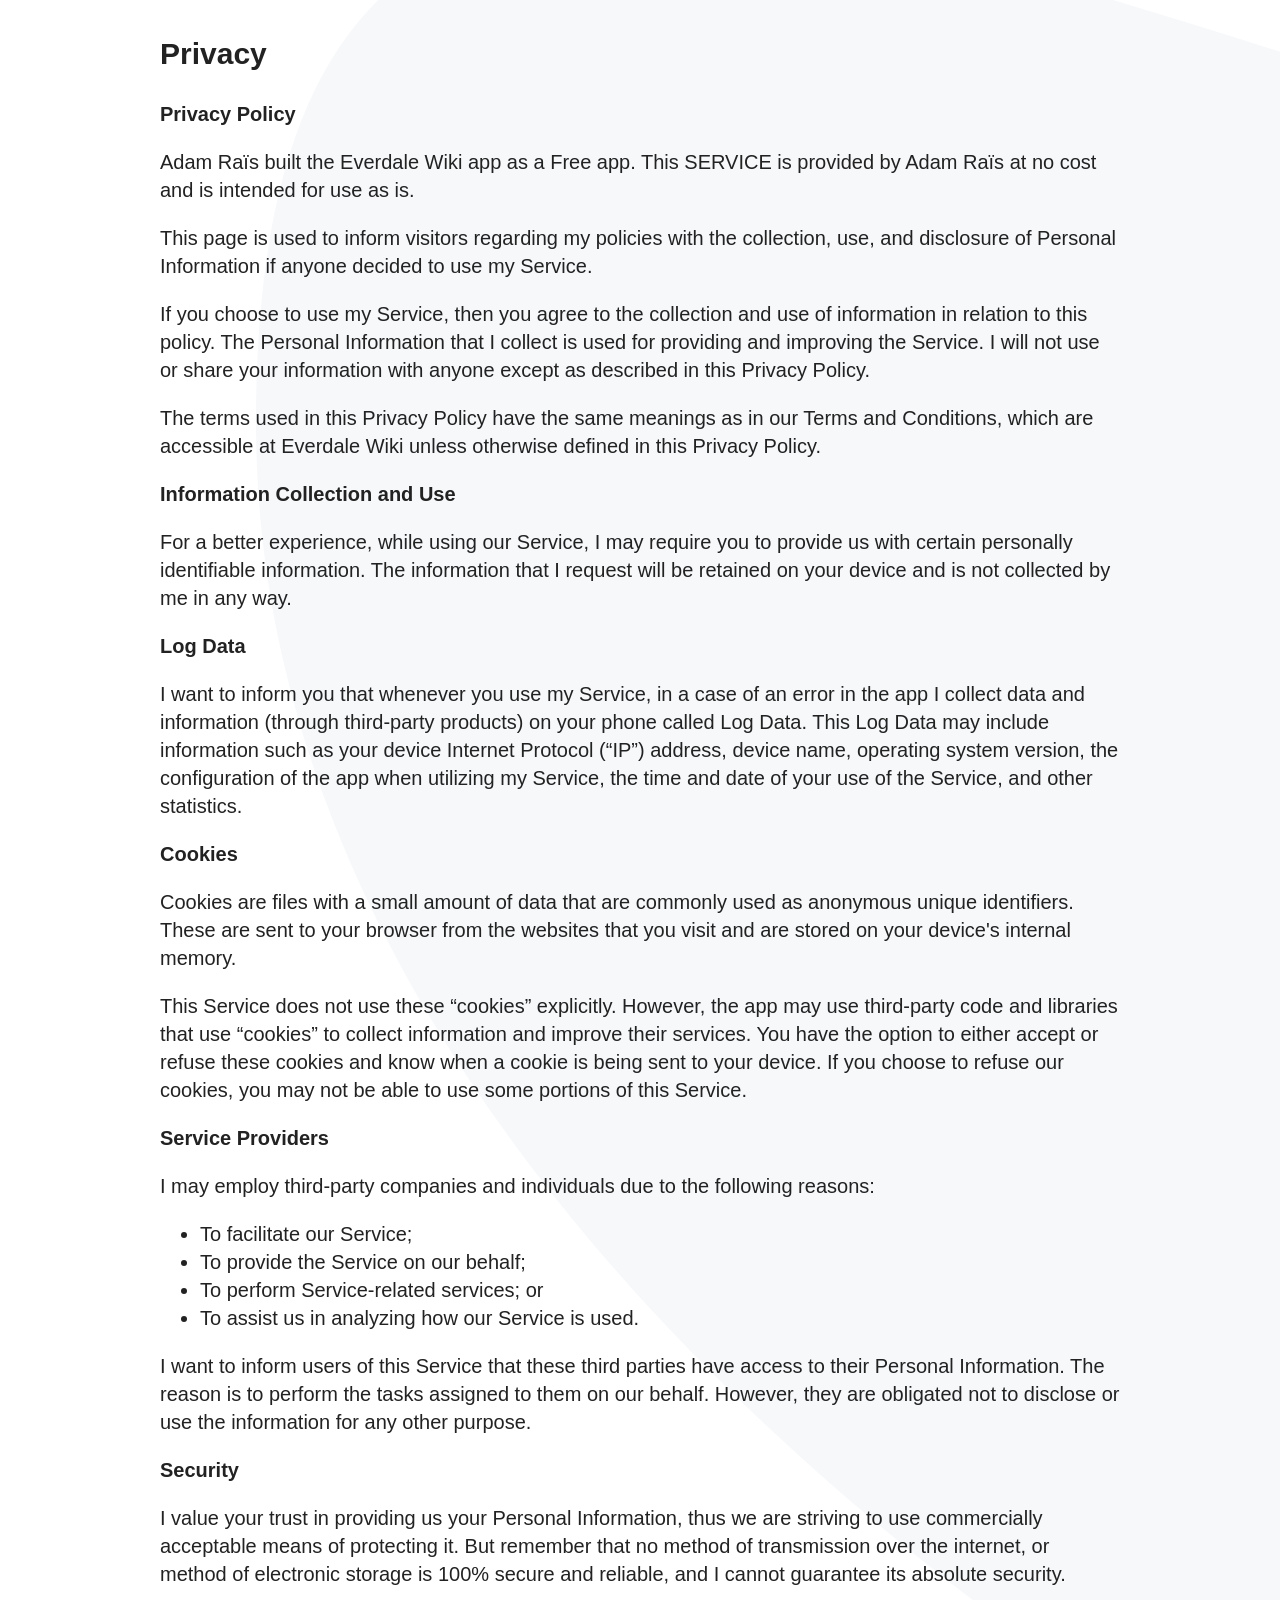
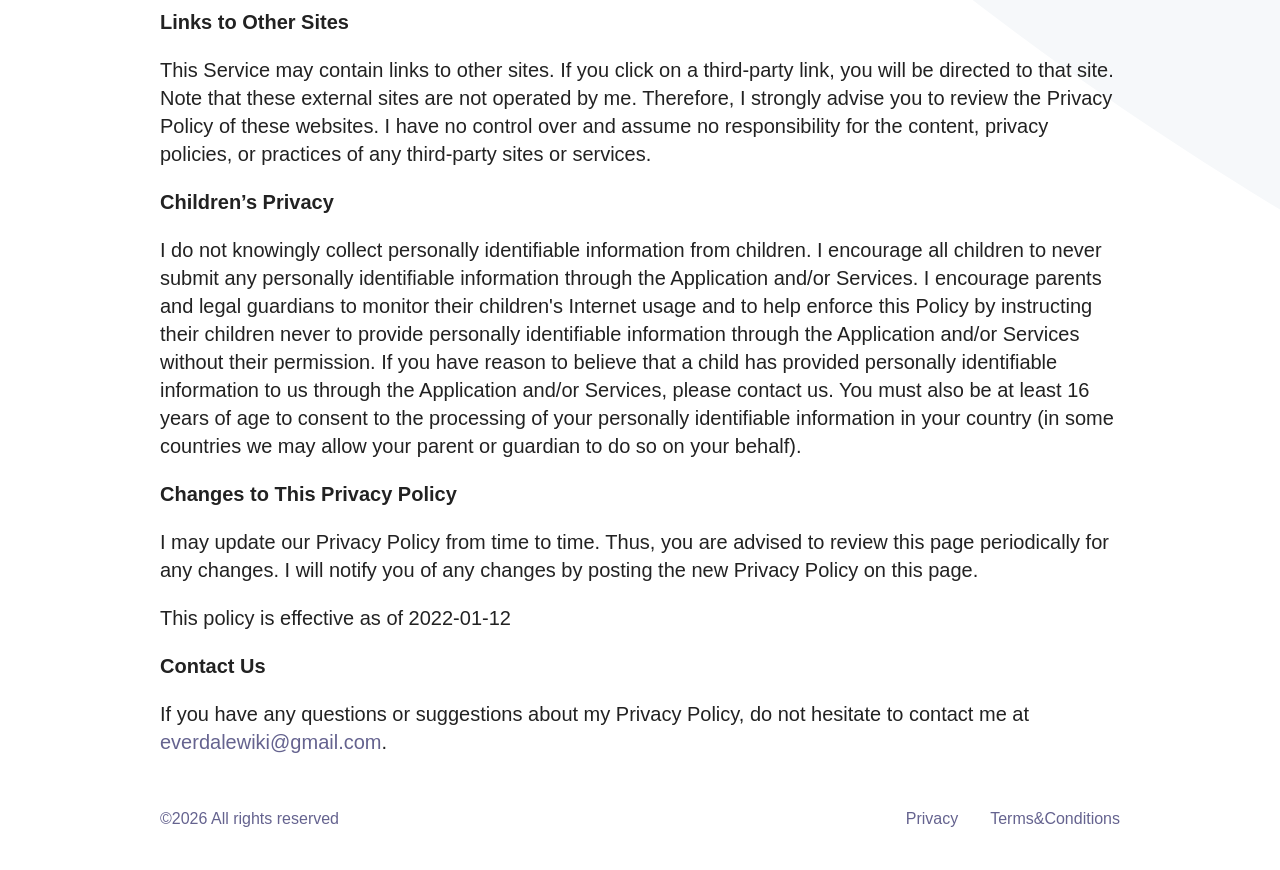
<file: page-2.html>
<!DOCTYPE html>
<html dir="auto" lang="en">
<head>
	<meta charset="UTF-8" />
	<title>Privacy - My Page Title</title>

	<meta name="description" content="My Page Description" />
	<meta name="viewport" content="width=device-width, initial-scale=1" />
	<link rel="icon" href="assets/favicon.png" />

	<meta property="og:title" content="Privacy - My Page Title" />
	<meta property="og:description" content="My Page Description" />
	<meta property="og:image" content="assets/og-image.png" />

	<link rel="stylesheet" href="assets/tobi.css" />
	<link rel="stylesheet" href="assets/style.css" />

</head>
	<body>
		<main>
<article class="page">
	<header class="page__header">
		<h1 class="page__title">Privacy</h1>
	</header>
	<div class="page__content">
		<p><strong>Privacy Policy</strong></p>
<p>Adam Raïs built the Everdale Wiki app as a Free app. This SERVICE is provided by Adam Raïs at no cost and is intended for use as is.</p>
<p>This page is used to inform visitors regarding my policies with the collection, use, and disclosure of Personal Information if anyone decided to use my Service.</p>
<p>If you choose to use my Service, then you agree to the collection and use of information in relation to this policy. The Personal Information that I collect is used for providing and improving the Service. I will not use or share your information with anyone except as described in this Privacy Policy.</p>
<p>The terms used in this Privacy Policy have the same meanings as in our Terms and Conditions, which are accessible at Everdale Wiki unless otherwise defined in this Privacy Policy.</p>
<p><strong>Information Collection and Use</strong></p>
<p>For a better experience, while using our Service, I may require you to provide us with certain personally identifiable information. The information that I request will be retained on your device and is not collected by me in any way.</p>
<p><strong>Log Data</strong></p>
<p>I want to inform you that whenever you use my Service, in a case of an error in the app I collect data and information (through third-party products) on your phone called Log Data. This Log Data may include information such as your device Internet Protocol (“IP”) address, device name, operating system version, the configuration of the app when utilizing my Service, the time and date of your use of the Service, and other statistics.</p>
<p><strong>Cookies</strong></p>
<p>Cookies are files with a small amount of data that are commonly used as anonymous unique identifiers. These are sent to your browser from the websites that you visit and are stored on your device&#39;s internal memory.</p>
<p>This Service does not use these “cookies” explicitly. However, the app may use third-party code and libraries that use “cookies” to collect information and improve their services. You have the option to either accept or refuse these cookies and know when a cookie is being sent to your device. If you choose to refuse our cookies, you may not be able to use some portions of this Service.</p>
<p><strong>Service Providers</strong></p>
<p>I may employ third-party companies and individuals due to the following reasons:</p>
<ul>
<li>  To facilitate our Service;</li>
<li>  To provide the Service on our behalf;</li>
<li>  To perform Service-related services; or</li>
<li>  To assist us in analyzing how our Service is used.</li>
</ul>
<p>I want to inform users of this Service that these third parties have access to their Personal Information. The reason is to perform the tasks assigned to them on our behalf. However, they are obligated not to disclose or use the information for any other purpose.</p>
<p><strong>Security</strong></p>
<p>I value your trust in providing us your Personal Information, thus we are striving to use commercially acceptable means of protecting it. But remember that no method of transmission over the internet, or method of electronic storage is 100% secure and reliable, and I cannot guarantee its absolute security.</p>
<p><strong>Links to Other Sites</strong></p>
<p>This Service may contain links to other sites. If you click on a third-party link, you will be directed to that site. Note that these external sites are not operated by me. Therefore, I strongly advise you to review the Privacy Policy of these websites. I have no control over and assume no responsibility for the content, privacy policies, or practices of any third-party sites or services.</p>
<p><strong>Children’s Privacy</strong></p>
<p>I do not knowingly collect personally identifiable information from children. I encourage all children to never submit any personally identifiable information through the Application and/or Services. I encourage parents and legal guardians to monitor their children&#39;s Internet usage and to help enforce this Policy by instructing their children never to provide personally identifiable information through the Application and/or Services without their permission. If you have reason to believe that a child has provided personally identifiable information to us through the Application and/or Services, please contact us. You must also be at least 16 years of age to consent to the processing of your personally identifiable information in your country (in some countries we may allow your parent or guardian to do so on your behalf).</p>
<p><strong>Changes to This Privacy Policy</strong></p>
<p>I may update our Privacy Policy from time to time. Thus, you are advised to review this page periodically for any changes. I will notify you of any changes by posting the new Privacy Policy on this page.</p>
<p>This policy is effective as of 2022-01-12</p>
<p><strong>Contact Us</strong></p>
<p>If you have any questions or suggestions about my Privacy Policy, do not hesitate to contact me at <a href="mailto:&#101;&#118;&#101;&#x72;&#100;&#97;&#x6c;&#101;&#x77;&#105;&#107;&#x69;&#64;&#x67;&#x6d;&#x61;&#x69;&#108;&#46;&#99;&#111;&#x6d;">&#101;&#118;&#101;&#x72;&#100;&#97;&#x6c;&#101;&#x77;&#105;&#107;&#x69;&#64;&#x67;&#x6d;&#x61;&#x69;&#108;&#46;&#99;&#111;&#x6d;</a>.</p>

	</div>
</article>



		</main>
		<footer class="footer">
			<div class="container">
				<div class="footer__container">
					<p class="footer__love">
						<script>document.write('&copy;' + (new Date()).getFullYear());</script><noscript>&copy;2022</noscript> All rights reserved
					</p>
					<ul class="footer__links">
							<li class="footer__link">
								<a href="page-2.html">Privacy</a>
							</li>
							<li class="footer__link">
								<a href="page-1.html">Terms&amp;Conditions</a>
							</li>
					</ul>
				</div>
			</div>
		</footer>

		<script type="text/javascript" src="assets/tobi.min.js" /></script>
		<script>
			window.onload = function () {
				var tobi = new Tobi();
			};
		</script>

  </body>
</html>
</file>
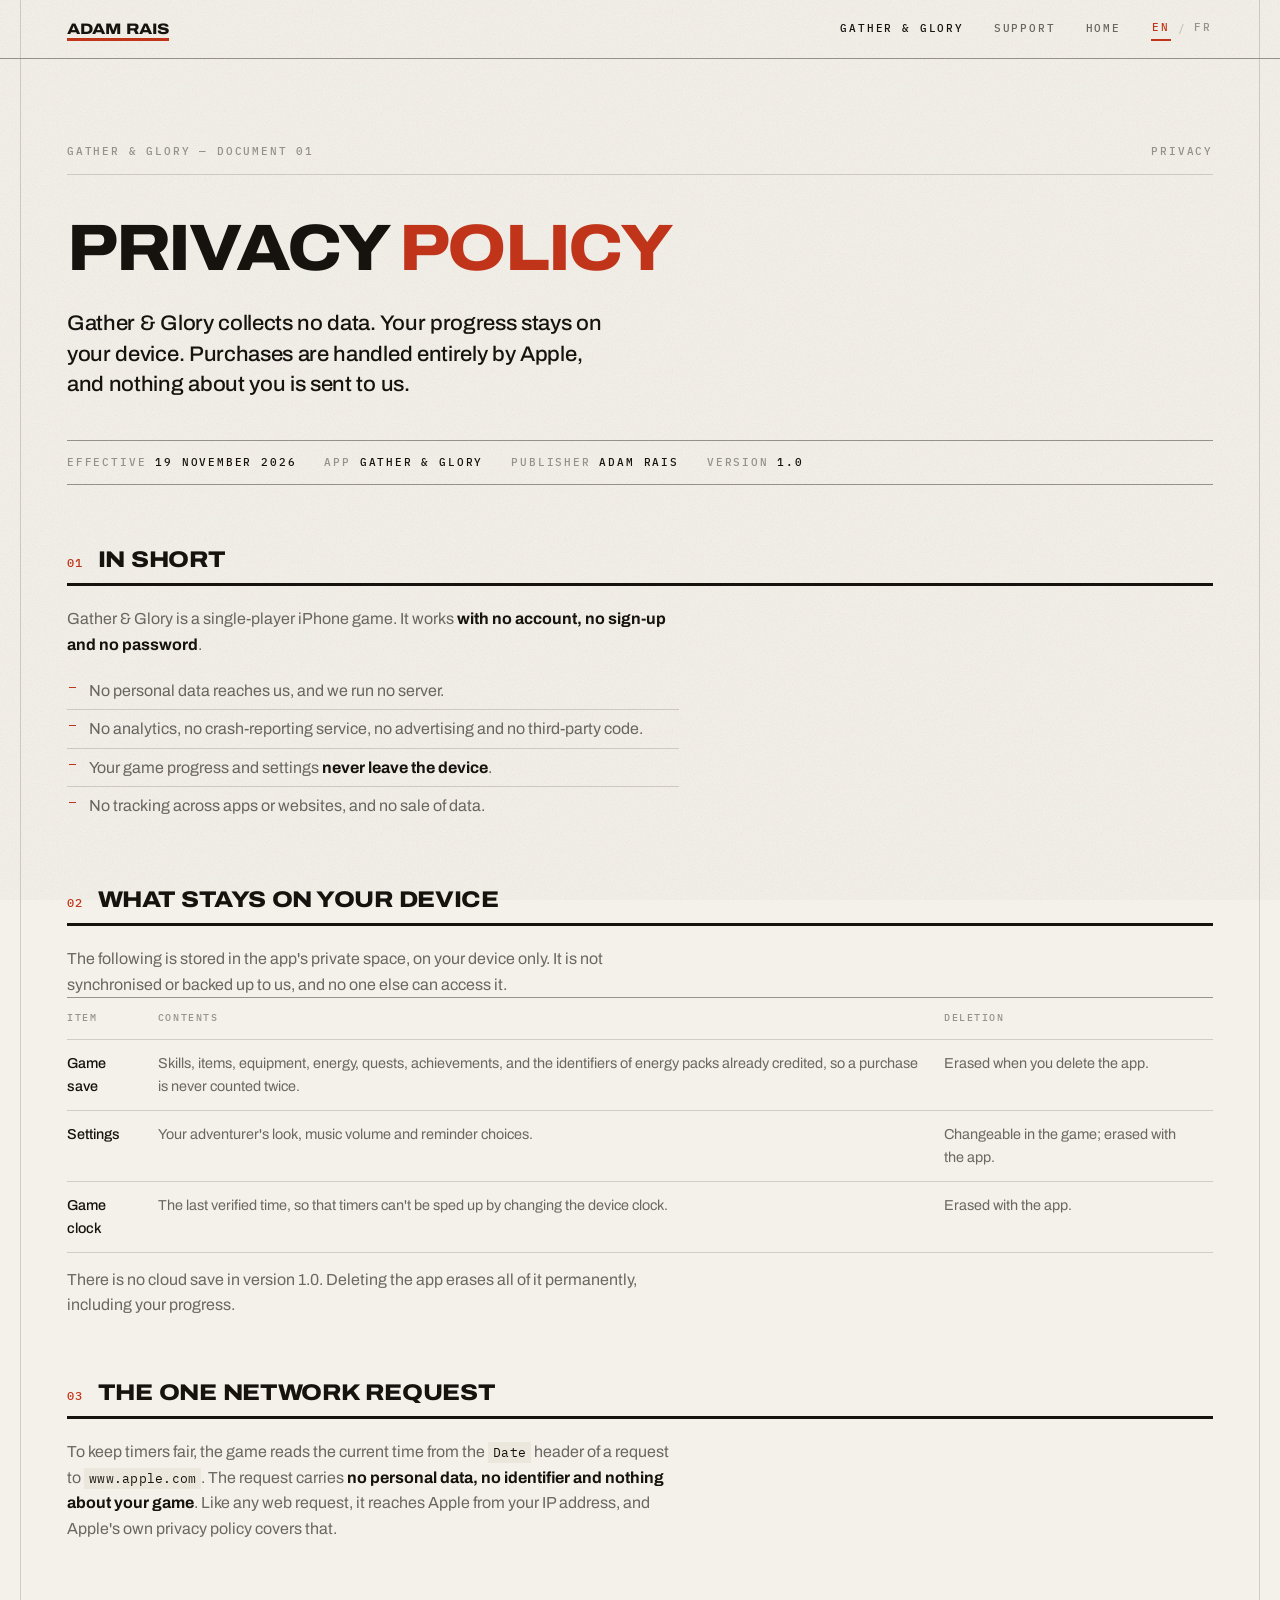
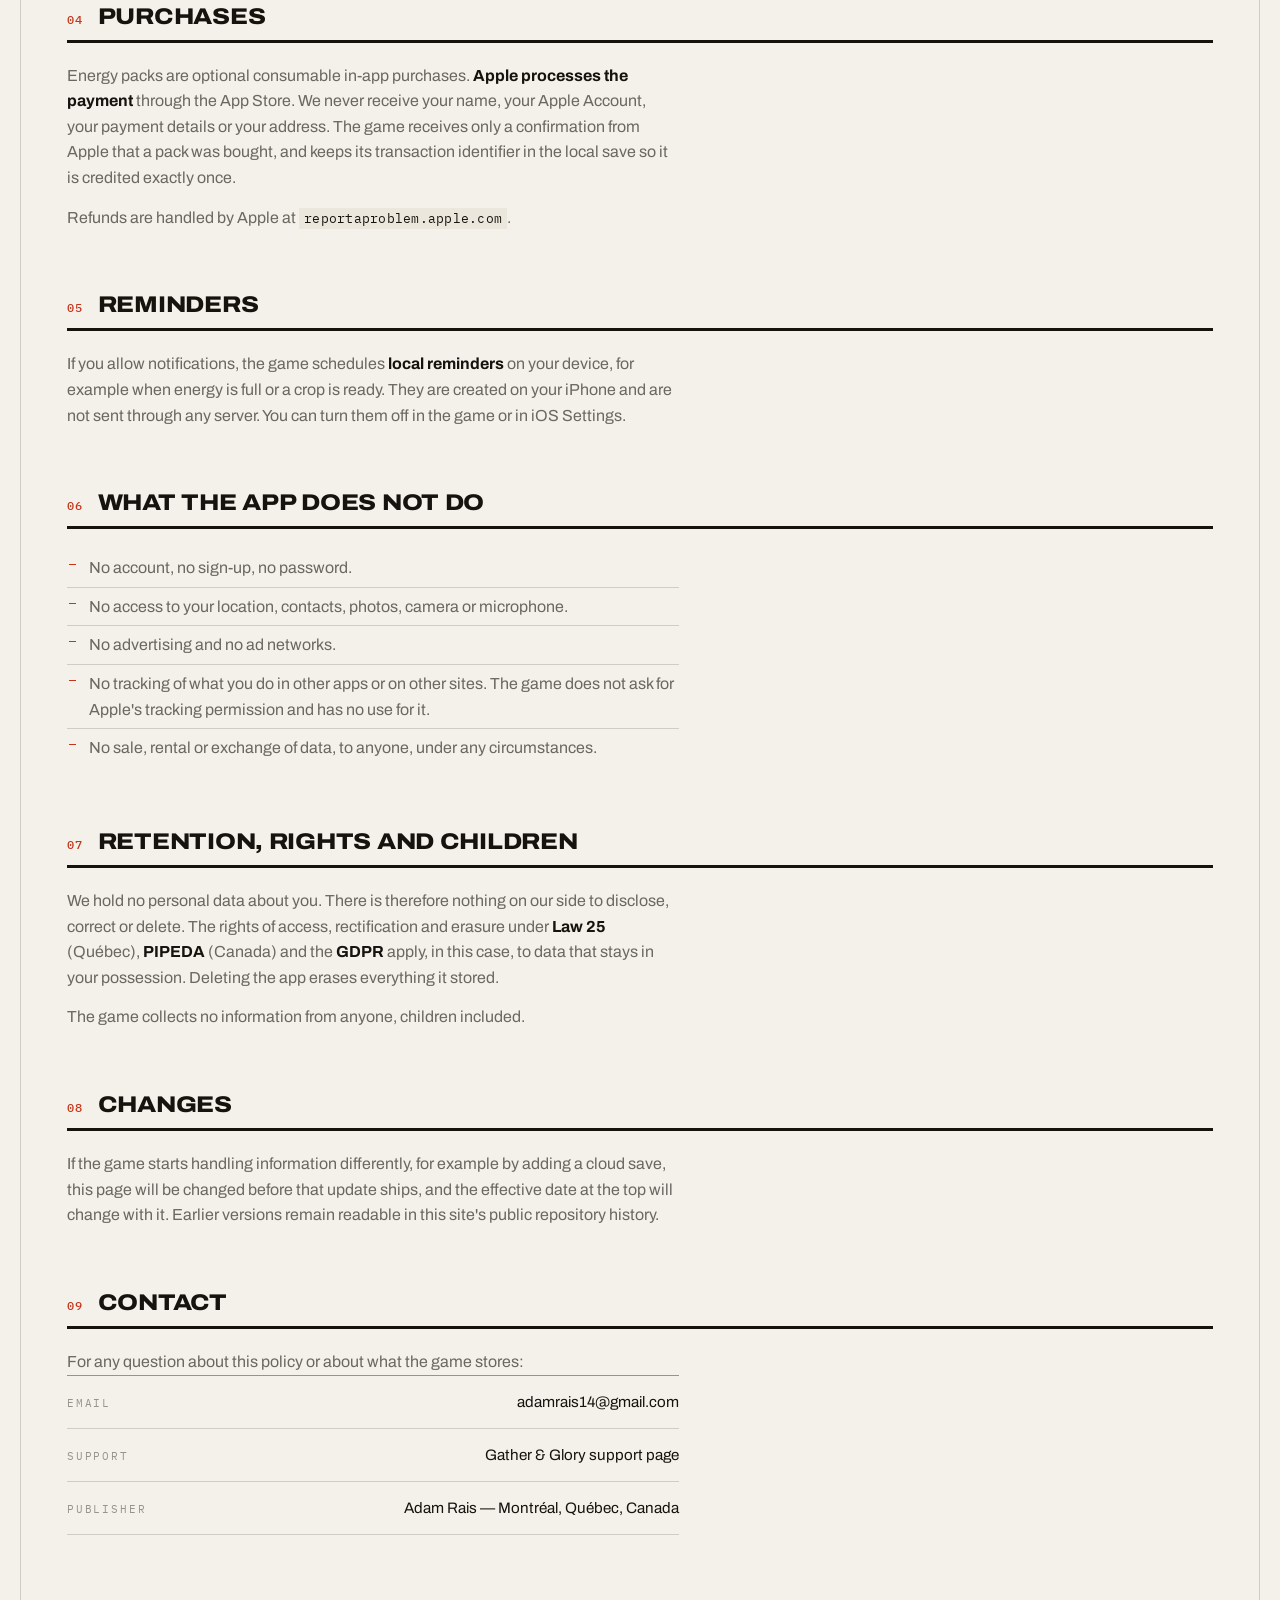
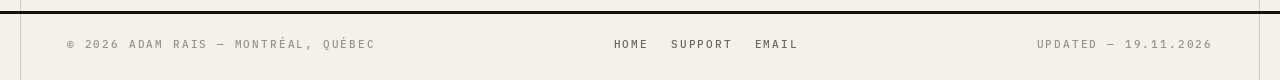
<file: privacy-gatherandglory.html>
<!DOCTYPE html>
<html lang="en" data-lang="en">
<head>
  <meta charset="UTF-8" />
  <meta name="viewport" content="width=device-width, initial-scale=1.0" />
  <title>Privacy policy — Gather &amp; Glory</title>
  <meta name="description" content="Privacy policy for the Gather &amp; Glory iPhone game, in English and French: no account, no analytics, no ads; your progress stays on your device." />
  <meta name="theme-color" content="#F4F1EA" />
  <meta property="og:type" content="article" />
  <meta property="og:title" content="Privacy policy — Gather &amp; Glory" />
  <meta property="og:description" content="Gather &amp; Glory collects no data. Your progress stays on your device, and purchases are handled by Apple." />
  <link rel="icon" href="assets/favicon.png" />
  <link rel="preconnect" href="https://fonts.googleapis.com" />
  <link rel="preconnect" href="https://fonts.gstatic.com" crossorigin />
  <link href="https://fonts.googleapis.com/css2?family=Archivo:wdth,wght@62..125,400..900&family=IBM+Plex+Mono:wght@400;500&display=swap" rel="stylesheet" />
  <link rel="stylesheet" href="assets/doc.css" />
  <script>
    /* Settles the language before first paint. A stored choice wins; failing
       that the browser's own, defaulting to English. */
    (function () {
      var l;
      try { l = localStorage.getItem('lang'); } catch (e) {}
      if (l !== 'fr' && l !== 'en') {
        l = (navigator.language || 'en').toLowerCase().indexOf('fr') === 0 ? 'fr' : 'en';
      }
      document.documentElement.dataset.lang = l;
      document.documentElement.lang = l === 'fr' ? 'fr-CA' : 'en';
    })();
  </script>
</head>
<body>

  <header class="masthead">
    <div class="wrap">
      <a href="/" class="mark"><span class="rule-under">Adam Rais</span></a>
      <div class="mast-right mono">
        <span class="mast-meta">Gather &amp; Glory</span>
        <a href="support-gatherandglory.html"><span class="l-fr">Assistance</span><span class="l-en">Support</span></a>
        <a href="/"><span class="l-fr">Accueil</span><span class="l-en">Home</span></a>
        <span class="langs" role="group" aria-label="Language / Langue">
          <button type="button" data-set-lang="en" aria-pressed="true">EN</button>
          <span class="sep" aria-hidden="true">/</span>
          <button type="button" data-set-lang="fr" aria-pressed="false">FR</button>
        </span>
      </div>
    </div>
  </header>

  <main class="doc">
    <div class="wrap">

      <!-- ══════════════════ ENGLISH ══════════════════ -->
      <div class="l-en">

        <div class="folio mono">
          <span>Gather &amp; Glory — Document 01</span>
          <span>Privacy</span>
        </div>

        <h1 class="doc-title">Privacy <span class="hl">policy</span></h1>

        <p class="doc-lede">Gather &amp; Glory collects no data. Your progress stays on your device. Purchases are handled entirely by Apple, and nothing about you is sent to us.</p>

        <div class="stamp mono">
          <span>Effective <b>19 November 2026</b></span>
          <span>App <b>Gather &amp; Glory</b></span>
          <span>Publisher <b>Adam Rais</b></span>
          <span>Version <b>1.0</b></span>
        </div>

        <section class="sec">
          <h2 data-n="01">In short</h2>
          <p>Gather &amp; Glory is a single-player iPhone game. It works <strong>with no account, no sign-up and no password</strong>.</p>
          <ul>
            <li>No personal data reaches us, and we run no server.</li>
            <li>No analytics, no crash-reporting service, no advertising and no third-party code.</li>
            <li>Your game progress and settings <strong>never leave the device</strong>.</li>
            <li>No tracking across apps or websites, and no sale of data.</li>
          </ul>
        </section>

        <section class="sec">
          <h2 data-n="02">What stays on your device</h2>
          <p>The following is stored in the app's private space, on your device only. It is not synchronised or backed up to us, and no one else can access it.</p>
          <div class="table">
            <table>
              <thead>
                <tr><th scope="col">Item</th><th scope="col">Contents</th><th scope="col">Deletion</th></tr>
              </thead>
              <tbody>
                <tr>
                  <td>Game save</td>
                  <td>Skills, items, equipment, energy, quests, achievements, and the identifiers of energy packs already credited, so a purchase is never counted twice.</td>
                  <td>Erased when you delete the app.</td>
                </tr>
                <tr>
                  <td>Settings</td>
                  <td>Your adventurer's look, music volume and reminder choices.</td>
                  <td>Changeable in the game; erased with the app.</td>
                </tr>
                <tr>
                  <td>Game clock</td>
                  <td>The last verified time, so that timers can't be sped up by changing the device clock.</td>
                  <td>Erased with the app.</td>
                </tr>
              </tbody>
            </table>
          </div>
          <p>There is no cloud save in version 1.0. Deleting the app erases all of it permanently, including your progress.</p>
        </section>

        <section class="sec">
          <h2 data-n="03">The one network request</h2>
          <p>To keep timers fair, the game reads the current time from the <code>Date</code> header of a request to <code>www.apple.com</code>. The request carries <strong>no personal data, no identifier and nothing about your game</strong>. Like any web request, it reaches Apple from your IP address, and Apple's own privacy policy covers that.</p>
        </section>

        <section class="sec">
          <h2 data-n="04">Purchases</h2>
          <p>Energy packs are optional consumable in-app purchases. <strong>Apple processes the payment</strong> through the App Store. We never receive your name, your Apple Account, your payment details or your address. The game receives only a confirmation from Apple that a pack was bought, and keeps its transaction identifier in the local save so it is credited exactly once.</p>
          <p>Refunds are handled by Apple at <code>reportaproblem.apple.com</code>.</p>
        </section>

        <section class="sec">
          <h2 data-n="05">Reminders</h2>
          <p>If you allow notifications, the game schedules <strong>local reminders</strong> on your device, for example when energy is full or a crop is ready. They are created on your iPhone and are not sent through any server. You can turn them off in the game or in iOS Settings.</p>
        </section>

        <section class="sec">
          <h2 data-n="06">What the app does not do</h2>
          <ul>
            <li>No account, no sign-up, no password.</li>
            <li>No access to your location, contacts, photos, camera or microphone.</li>
            <li>No advertising and no ad networks.</li>
            <li>No tracking of what you do in other apps or on other sites. The game does not ask for Apple's tracking permission and has no use for it.</li>
            <li>No sale, rental or exchange of data, to anyone, under any circumstances.</li>
          </ul>
        </section>

        <section class="sec">
          <h2 data-n="07">Retention, rights and children</h2>
          <p>We hold no personal data about you. There is therefore nothing on our side to disclose, correct or delete. The rights of access, rectification and erasure under <strong>Law 25</strong> (Québec), <strong>PIPEDA</strong> (Canada) and the <strong>GDPR</strong> apply, in this case, to data that stays in your possession. Deleting the app erases everything it stored.</p>
          <p>The game collects no information from anyone, children included.</p>
        </section>

        <section class="sec">
          <h2 data-n="08">Changes</h2>
          <p>If the game starts handling information differently, for example by adding a cloud save, this page will be changed before that update ships, and the effective date at the top will change with it. Earlier versions remain readable in this site's public repository history.</p>
        </section>

        <section class="sec">
          <h2 data-n="09">Contact</h2>
          <p>For any question about this policy or about what the game stores:</p>
          <div class="rows">
            <a href="mailto:adamrais14@gmail.com?subject=Gather%20%26%20Glory%20—%20privacy">
              <span class="who">Email</span>
              <span class="what">adamrais14@gmail.com</span>
            </a>
            <a href="support-gatherandglory.html">
              <span class="who">Support</span>
              <span class="what">Gather &amp; Glory support page</span>
            </a>
            <div class="row">
              <span class="who">Publisher</span>
              <span class="what">Adam Rais — Montréal, Québec, Canada</span>
            </div>
          </div>
        </section>

      </div>

      <!-- ══════════════════ FRANÇAIS ══════════════════ -->
      <div class="l-fr">

        <div class="folio mono">
          <span>Gather &amp; Glory — Document 01</span>
          <span>Confidentialité</span>
        </div>

        <h1 class="doc-title">Politique de <span class="hl">confidentialité</span></h1>

        <p class="doc-lede">Gather &amp; Glory ne collecte aucune donnée. Votre progression reste sur votre appareil. Les achats sont entièrement gérés par Apple, et rien à votre sujet ne nous est envoyé.</p>

        <div class="stamp mono">
          <span>En vigueur le <b>19 novembre 2026</b></span>
          <span>Application <b>Gather &amp; Glory</b></span>
          <span>Éditeur <b>Adam Rais</b></span>
          <span>Version <b>1.0</b></span>
        </div>

        <section class="sec">
          <h2 data-n="01">En bref</h2>
          <p>Gather &amp; Glory est un jeu iPhone à un joueur. Il fonctionne <strong>sans compte, sans inscription et sans mot de passe</strong>.</p>
          <ul>
            <li>Aucune donnée personnelle ne nous parvient, et nous n'exploitons aucun serveur.</li>
            <li>Aucune statistique d'usage, aucun service de rapport de plantage, aucune publicité et aucun code tiers.</li>
            <li>Votre progression et vos réglages <strong>ne quittent jamais l'appareil</strong>.</li>
            <li>Aucun suivi entre applications ou sites, et aucune vente de données.</li>
          </ul>
        </section>

        <section class="sec">
          <h2 data-n="02">Ce qui reste sur votre appareil</h2>
          <p>Les informations suivantes sont enregistrées dans l'espace privé de l'application, sur votre appareil seulement. Elles ne sont ni synchronisées ni sauvegardées chez nous, et personne d'autre n'y a accès.</p>
          <div class="table">
            <table>
              <thead>
                <tr><th scope="col">Élément</th><th scope="col">Contenu</th><th scope="col">Effacement</th></tr>
              </thead>
              <tbody>
                <tr>
                  <td>Sauvegarde</td>
                  <td>Compétences, objets, équipement, énergie, quêtes, succès, ainsi que les identifiants des packs d'énergie déjà crédités, pour qu'un achat ne soit jamais compté deux fois.</td>
                  <td>Effacée quand vous supprimez l'application.</td>
                </tr>
                <tr>
                  <td>Réglages</td>
                  <td>L'apparence de votre aventurier, le volume de la musique et vos choix de rappels.</td>
                  <td>Modifiables dans le jeu ; effacés avec l'application.</td>
                </tr>
                <tr>
                  <td>Horloge du jeu</td>
                  <td>La dernière heure vérifiée, pour qu'on ne puisse pas accélérer les minuteries en changeant l'heure de l'appareil.</td>
                  <td>Effacée avec l'application.</td>
                </tr>
              </tbody>
            </table>
          </div>
          <p>La version 1.0 n'a pas de sauvegarde en ligne. Supprimer l'application efface tout définitivement, y compris votre progression.</p>
        </section>

        <section class="sec">
          <h2 data-n="03">La seule requête réseau</h2>
          <p>Pour garder les minuteries équitables, le jeu lit l'heure dans l'en-tête <code>Date</code> d'une requête vers <code>www.apple.com</code>. Cette requête ne contient <strong>aucune donnée personnelle, aucun identifiant et rien sur votre partie</strong>. Comme toute requête web, elle parvient à Apple depuis votre adresse IP, ce que couvre la politique de confidentialité d'Apple.</p>
        </section>

        <section class="sec">
          <h2 data-n="04">Achats</h2>
          <p>Les packs d'énergie sont des achats intégrés consommables et facultatifs. <strong>Apple traite le paiement</strong> par l'App Store. Nous ne recevons jamais votre nom, votre compte Apple, vos informations de paiement ni votre adresse. Le jeu reçoit seulement la confirmation d'Apple qu'un pack a été acheté, et garde son identifiant de transaction dans la sauvegarde locale pour le créditer une seule fois.</p>
          <p>Les remboursements sont gérés par Apple sur <code>reportaproblem.apple.com</code>.</p>
        </section>

        <section class="sec">
          <h2 data-n="05">Rappels</h2>
          <p>Si vous autorisez les notifications, le jeu programme des <strong>rappels locaux</strong> sur votre appareil, par exemple quand l'énergie est pleine ou qu'une récolte est prête. Ils sont créés sur votre iPhone et ne passent par aucun serveur. Vous pouvez les désactiver dans le jeu ou dans les Réglages d'iOS.</p>
        </section>

        <section class="sec">
          <h2 data-n="06">Ce que l'application ne fait pas</h2>
          <ul>
            <li>Aucun compte, aucune inscription, aucun mot de passe.</li>
            <li>Aucun accès à votre position, à vos contacts, à vos photos, à votre appareil photo ni à votre micro.</li>
            <li>Aucune publicité et aucun réseau publicitaire.</li>
            <li>Aucun suivi de votre activité dans d'autres applications ou sur d'autres sites. Le jeu ne demande pas l'autorisation de suivi d'Apple et n'en a aucun usage.</li>
            <li>Aucune vente, location ou échange de données, à personne, dans aucune circonstance.</li>
          </ul>
        </section>

        <section class="sec">
          <h2 data-n="07">Conservation, droits et enfants</h2>
          <p>Nous ne détenons aucune donnée personnelle vous concernant. Il n'y a donc rien à vous communiquer, à corriger ni à supprimer de notre côté. Les droits d'accès, de rectification et de suppression prévus par la <strong>Loi 25</strong> (Québec), la <strong>LPRPDE</strong> (Canada) et le <strong>RGPD</strong> portent ici sur des données qui restent en votre possession. Supprimer l'application efface tout ce qu'elle a enregistré.</p>
          <p>Le jeu ne recueille aucune information auprès de qui que ce soit, enfants compris.</p>
        </section>

        <section class="sec">
          <h2 data-n="08">Modifications</h2>
          <p>Si le jeu se met à traiter des informations autrement, par exemple en ajoutant une sauvegarde en ligne, cette page sera modifiée avant la mise à jour concernée, et la date d'entrée en vigueur en haut de page changera. Les versions antérieures restent consultables dans l'historique public du dépôt de ce site.</p>
        </section>

        <section class="sec">
          <h2 data-n="09">Nous joindre</h2>
          <p>Pour toute question sur cette politique ou sur ce que le jeu enregistre :</p>
          <div class="rows">
            <a href="mailto:adamrais14@gmail.com?subject=Gather%20%26%20Glory%20—%20confidentialit%C3%A9">
              <span class="who">Courriel</span>
              <span class="what">adamrais14@gmail.com</span>
            </a>
            <a href="support-gatherandglory.html">
              <span class="who">Assistance</span>
              <span class="what">Page d'assistance Gather &amp; Glory</span>
            </a>
            <div class="row">
              <span class="who">Éditeur</span>
              <span class="what">Adam Rais — Montréal, Québec, Canada</span>
            </div>
          </div>
        </section>

      </div>

    </div>
  </main>

  <footer>
    <div class="wrap mono">
      <span>© 2026 Adam Rais — Montréal, Québec</span>
      <ul class="foot-links">
        <li><a href="/"><span class="l-fr">Accueil</span><span class="l-en">Home</span></a></li>
        <li><a href="support-gatherandglory.html"><span class="l-fr">Assistance</span><span class="l-en">Support</span></a></li>
        <li><a href="mailto:adamrais14@gmail.com"><span class="l-fr">Courriel</span><span class="l-en">Email</span></a></li>
      </ul>
      <span><span class="l-fr">Mise à jour — 19.11.2026</span><span class="l-en">Updated — 19.11.2026</span></span>
    </div>
  </footer>

  <script src="assets/lang.js"></script>

</body>
</html>
</file>
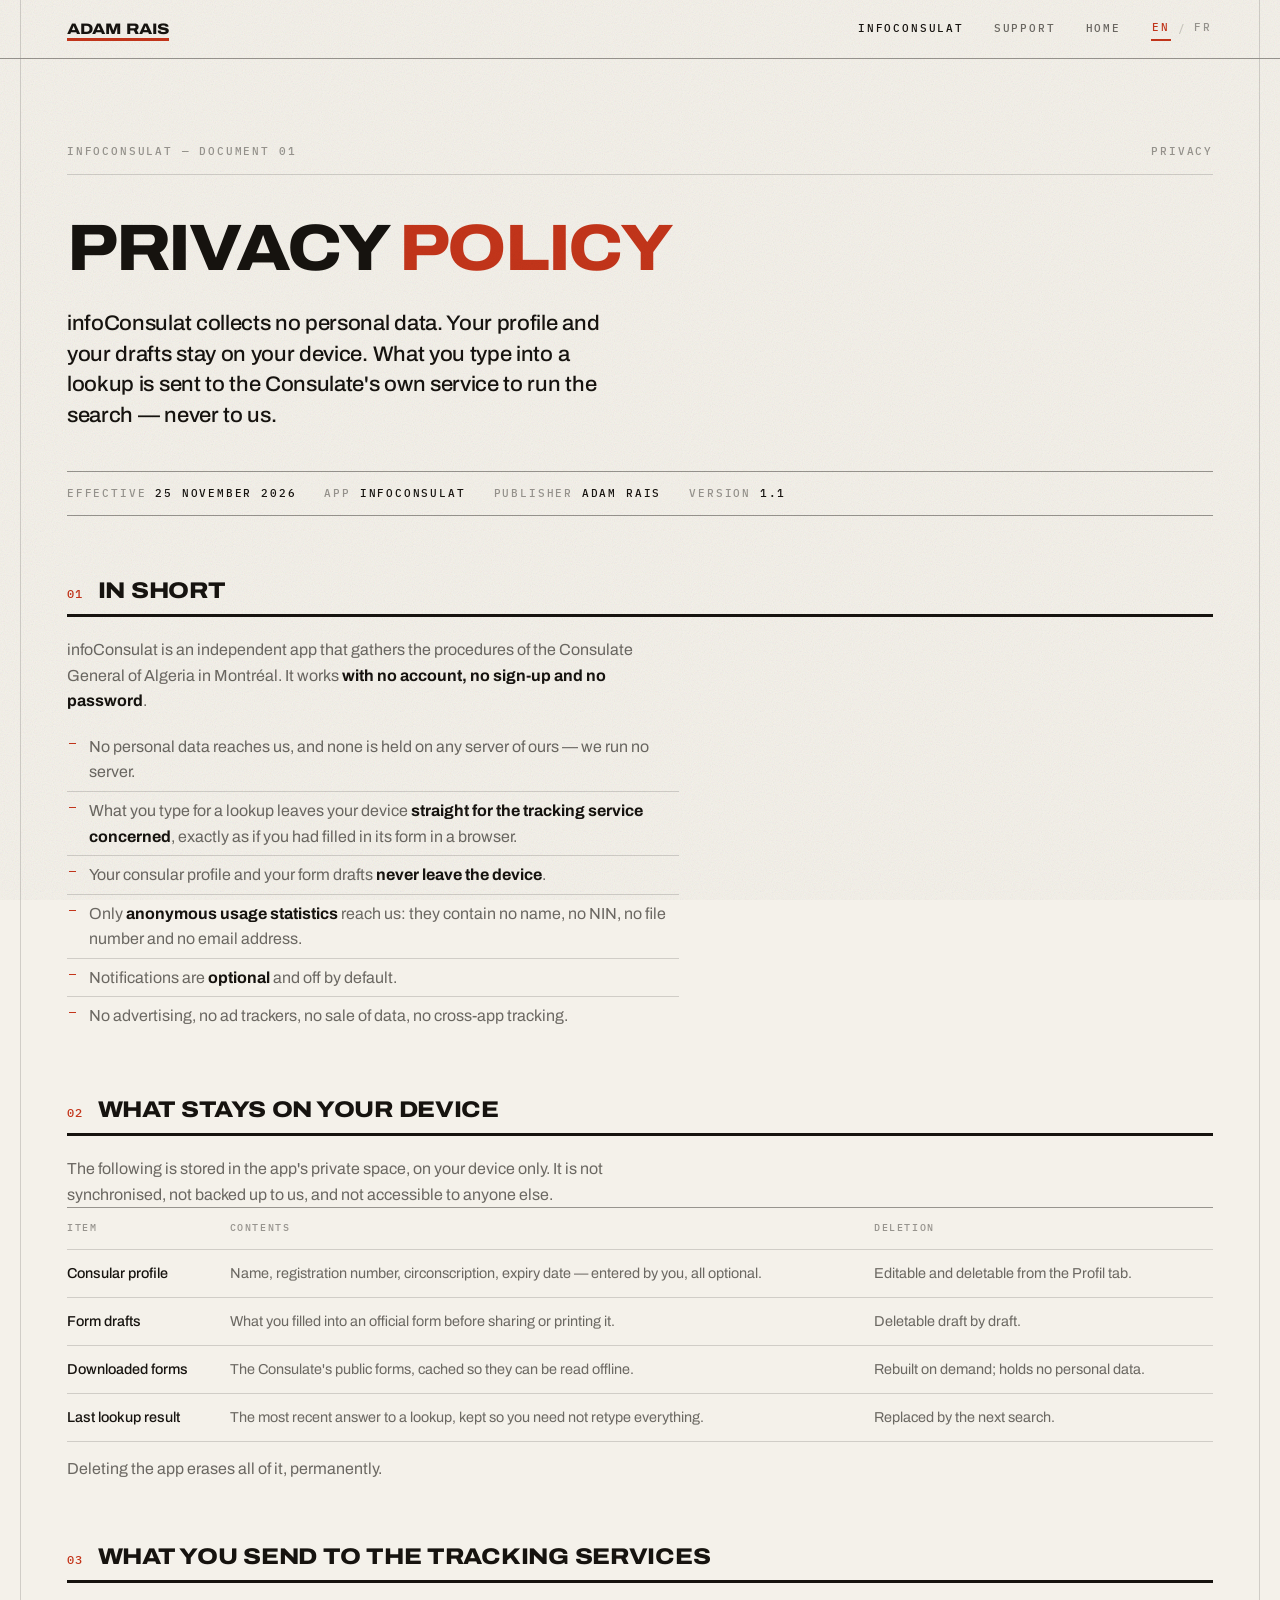
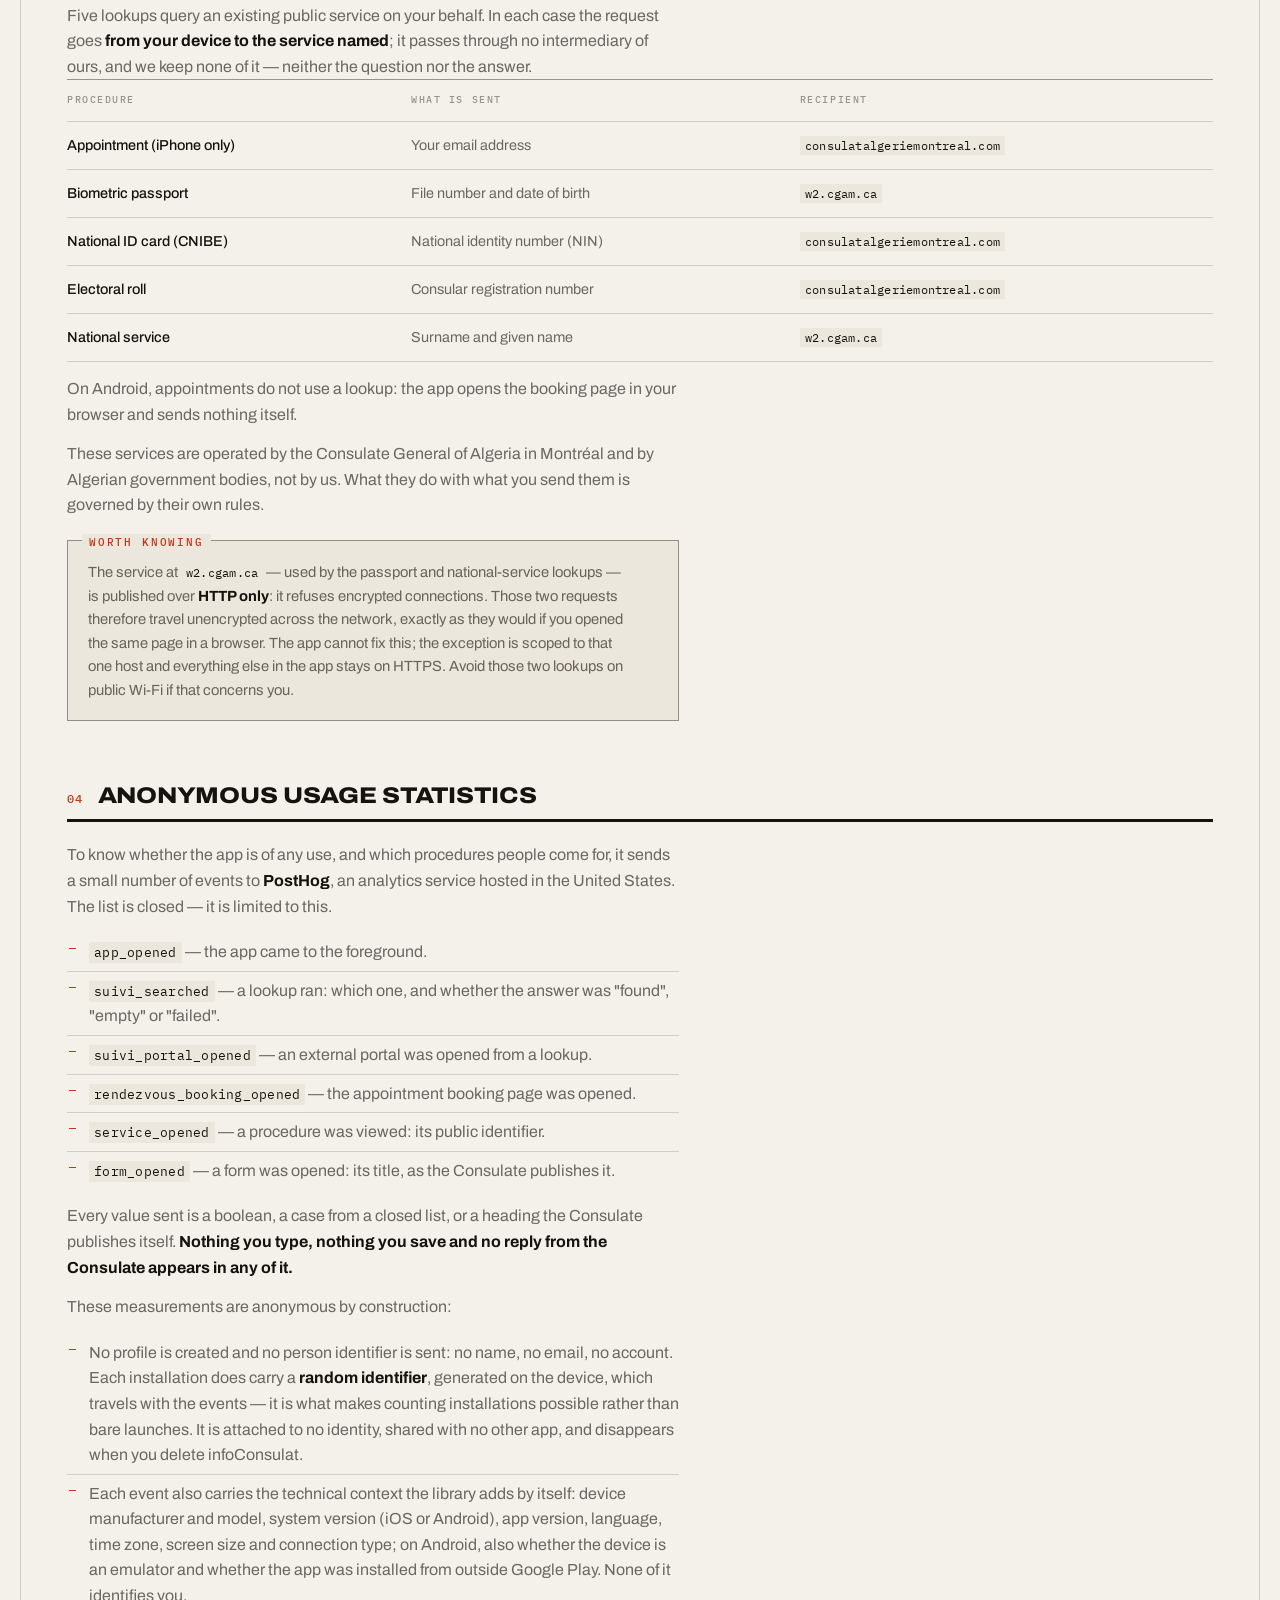
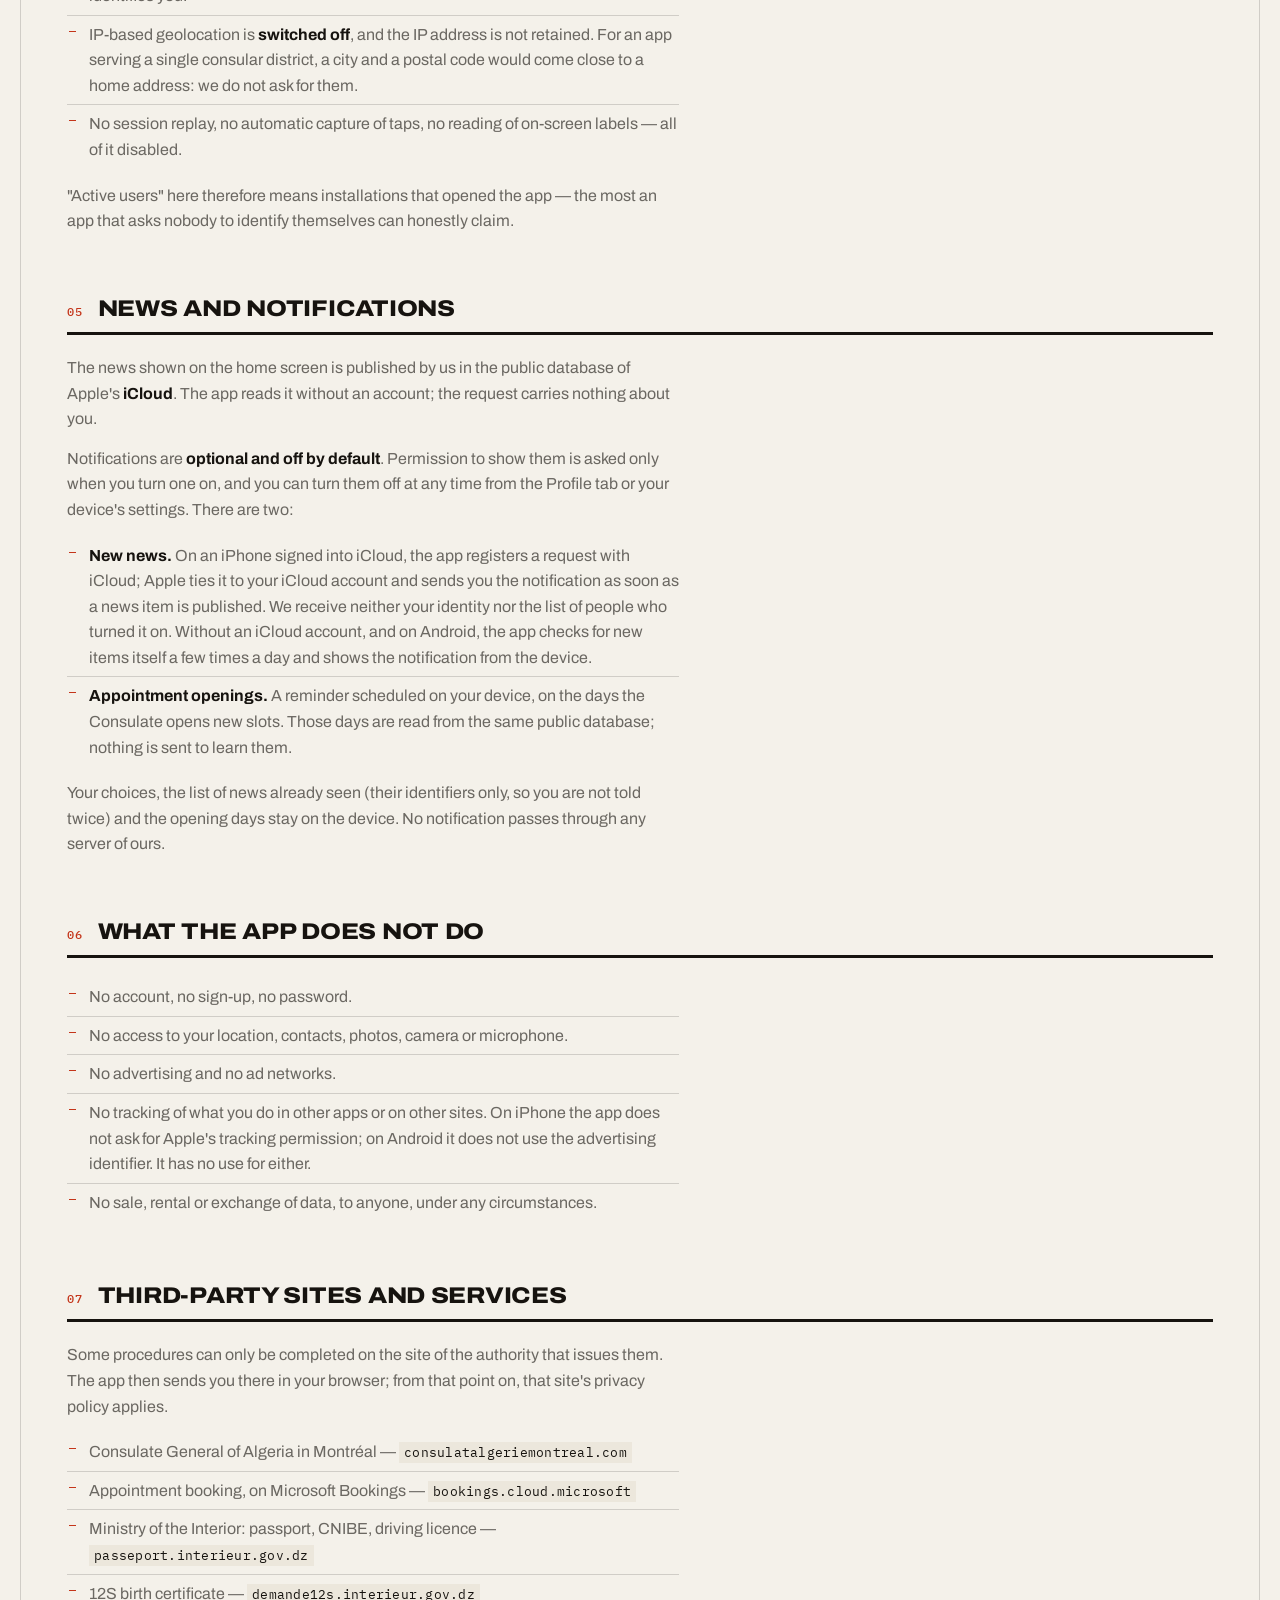
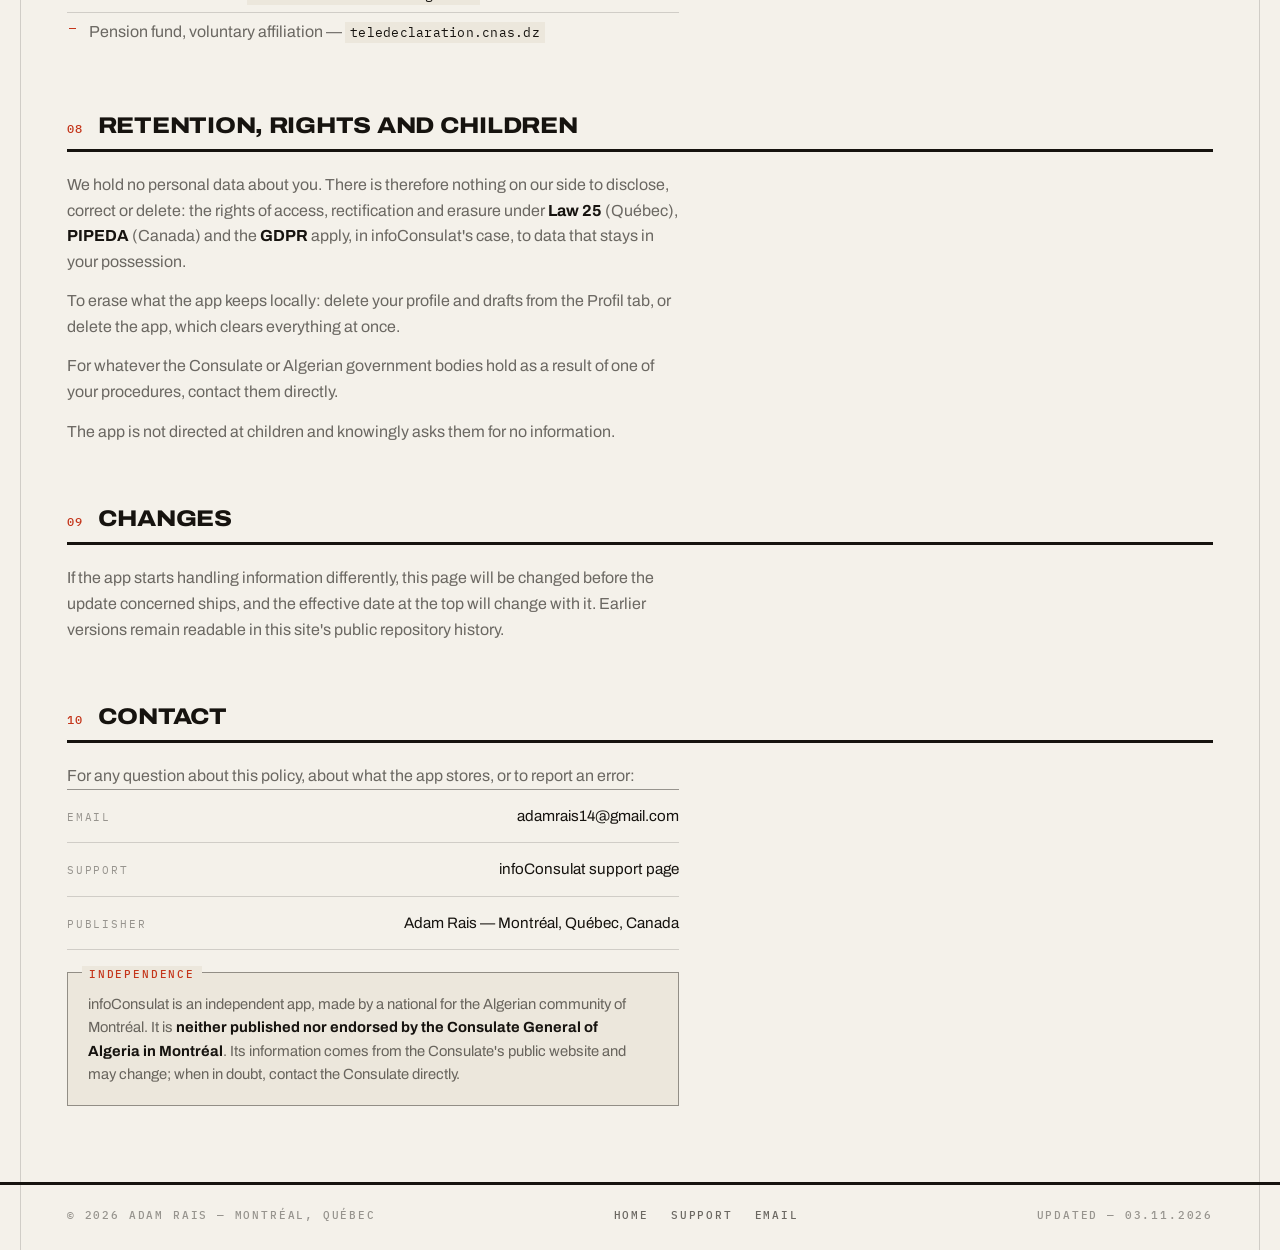
<file: privacy-infoconsulat.html>
<!DOCTYPE html>
<html lang="fr-CA" data-lang="fr">
<head>
  <meta charset="UTF-8" />
  <meta name="viewport" content="width=device-width, initial-scale=1.0" />
  <title>Politique de confidentialité — infoConsulat</title>
  <meta name="description" content="Politique de confidentialité de l'application infoConsulat, en français et en anglais : ce qui reste sur votre appareil, ce qui est envoyé aux services du Consulat, et les statistiques d'usage anonymes." />
  <meta name="theme-color" content="#F4F1EA" />
  <meta property="og:type" content="article" />
  <meta property="og:title" content="Politique de confidentialité — infoConsulat" />
  <meta property="og:description" content="infoConsulat ne collecte aucune donnée personnelle. Votre profil et vos brouillons restent sur votre appareil." />
  <link rel="icon" href="assets/favicon.png" />
  <link rel="preconnect" href="https://fonts.googleapis.com" />
  <link rel="preconnect" href="https://fonts.gstatic.com" crossorigin />
  <link href="https://fonts.googleapis.com/css2?family=Archivo:wdth,wght@62..125,400..900&family=IBM+Plex+Mono:wght@400;500&display=swap" rel="stylesheet" />
  <link rel="stylesheet" href="assets/doc.css" />
  <script>
    /* Settles the language before first paint. A stored choice wins; failing
       that the browser's own, defaulting to French — the app's language. */
    (function () {
      var l;
      try { l = localStorage.getItem('lang'); } catch (e) {}
      if (l !== 'fr' && l !== 'en') {
        l = (navigator.language || 'fr').toLowerCase().indexOf('en') === 0 ? 'en' : 'fr';
      }
      document.documentElement.dataset.lang = l;
      document.documentElement.lang = l === 'fr' ? 'fr-CA' : 'en';
    })();
  </script>
</head>
<body>

  <header class="masthead">
    <div class="wrap">
      <a href="/" class="mark"><span class="rule-under">Adam Rais</span></a>
      <div class="mast-right mono">
        <span class="mast-meta">infoConsulat</span>
        <a href="support-infoconsulat.html"><span class="l-fr">Assistance</span><span class="l-en">Support</span></a>
        <a href="/"><span class="l-fr">Accueil</span><span class="l-en">Home</span></a>
        <span class="langs" role="group" aria-label="Language / Langue">
          <button type="button" data-set-lang="en" aria-pressed="false">EN</button>
          <span class="sep" aria-hidden="true">/</span>
          <button type="button" data-set-lang="fr" aria-pressed="true">FR</button>
        </span>
      </div>
    </div>
  </header>

  <main class="doc">
    <div class="wrap">

      <!-- ══════════════════ FRANÇAIS ══════════════════ -->
      <div class="l-fr">

        <div class="folio mono">
          <span>infoConsulat — Document 01</span>
          <span>Confidentialité</span>
        </div>

        <h1 class="doc-title">Politique de <span class="hl">confidentialité</span></h1>

        <p class="doc-lede">infoConsulat ne collecte aucune donnée personnelle. Votre profil et vos brouillons restent sur votre appareil. Ce que vous saisissez dans un suivi est envoyé au site du Consulat pour effectuer la recherche, jamais à nous.</p>

        <div class="stamp mono">
          <span>En vigueur le <b>25 novembre 2026</b></span>
          <span>Application <b>infoConsulat</b></span>
          <span>Éditeur <b>Adam Rais</b></span>
          <span>Version <b>1.1</b></span>
        </div>

        <section class="sec">
          <h2 data-n="01">En bref</h2>
          <p>infoConsulat est une application indépendante qui rassemble les démarches du Consulat Général d'Algérie à Montréal. Elle fonctionne <strong>sans compte, sans inscription et sans mot de passe</strong>.</p>
          <ul>
            <li>Aucune donnée personnelle ne nous est transmise, ni conservée sur un serveur nous appartenant — nous n'exploitons aucun serveur.</li>
            <li>Ce que vous saisissez pour un suivi part de votre appareil <strong>directement vers le service de suivi concerné</strong>, exactement comme si vous remplissiez son formulaire dans un navigateur.</li>
            <li>Votre profil consulaire et vos brouillons de formulaires <strong>ne quittent jamais l'appareil</strong>.</li>
            <li>Seules des <strong>statistiques d'usage anonymes</strong> nous parviennent : elles ne contiennent ni nom, ni NIN, ni numéro de dossier, ni adresse courriel.</li>
            <li>Les notifications sont <strong>facultatives</strong> et désactivées par défaut.</li>
            <li>Aucune publicité, aucun traceur publicitaire, aucune revente de données, aucun suivi entre applications.</li>
          </ul>
        </section>

        <section class="sec">
          <h2 data-n="02">Ce qui reste sur votre appareil</h2>
          <p>Les informations suivantes sont enregistrées dans l'espace privé de l'application, sur votre appareil seulement. Elles ne sont ni synchronisées, ni sauvegardées chez nous, ni accessibles à qui que ce soit d'autre.</p>
          <div class="table">
            <table>
              <thead>
                <tr><th scope="col">Élément</th><th scope="col">Contenu</th><th scope="col">Effacement</th></tr>
              </thead>
              <tbody>
                <tr>
                  <td>Profil consulaire</td>
                  <td>Nom, numéro d'immatriculation, circonscription, date de validité — saisis par vous, facultatifs.</td>
                  <td>Modifiable et supprimable depuis l'onglet Profil.</td>
                </tr>
                <tr>
                  <td>Brouillons de formulaires</td>
                  <td>Ce que vous avez rempli dans un formulaire officiel avant de le partager ou de l'imprimer.</td>
                  <td>Supprimable brouillon par brouillon.</td>
                </tr>
                <tr>
                  <td>Formulaires téléchargés</td>
                  <td>Les formulaires publics du Consulat, mis en cache pour être consultables hors ligne.</td>
                  <td>Reconstitué au besoin ; sans donnée personnelle.</td>
                </tr>
                <tr>
                  <td>Dernier résultat de suivi</td>
                  <td>La dernière réponse d'un suivi, gardée pour vous éviter de tout ressaisir.</td>
                  <td>Remplacé à la recherche suivante.</td>
                </tr>
              </tbody>
            </table>
          </div>
          <p>Désinstaller l'application efface l'ensemble de ces éléments de façon définitive.</p>
        </section>

        <section class="sec">
          <h2 data-n="03">Ce que vous envoyez aux services de suivi</h2>
          <p>Cinq suivis interrogent, pour vous, un service public existant. Dans chaque cas, la requête part <strong>de votre appareil vers le service indiqué</strong> ; elle ne transite par aucun intermédiaire nous appartenant, et nous n'en conservons rien — ni la question, ni la réponse.</p>
          <div class="table">
            <table>
              <thead>
                <tr><th scope="col">Démarche</th><th scope="col">Ce qui est envoyé</th><th scope="col">Destinataire</th></tr>
              </thead>
              <tbody>
                <tr><td>Rendez-vous (iPhone seulement)</td><td>Votre adresse courriel</td><td><code>consulatalgeriemontreal.com</code></td></tr>
                <tr><td>Passeport biométrique</td><td>Numéro de dossier et date de naissance</td><td><code>w2.cgam.ca</code></td></tr>
                <tr><td>Carte nationale (CNIBE)</td><td>Numéro d'identifiant national (NIN)</td><td><code>consulatalgeriemontreal.com</code></td></tr>
                <tr><td>Liste électorale</td><td>Numéro d'immatriculation consulaire</td><td><code>consulatalgeriemontreal.com</code></td></tr>
                <tr><td>Service national</td><td>Nom et prénom</td><td><code>w2.cgam.ca</code></td></tr>
              </tbody>
            </table>
          </div>
          <p>Sur Android, le rendez-vous ne passe pas par un suivi : l'application ouvre la page de réservation dans votre navigateur et ne transmet rien elle-même.</p>
          <p>Ces services sont exploités par le Consulat Général d'Algérie à Montréal et les administrations algériennes, et non par nous. Le traitement de ce que vous leur envoyez relève de leurs propres règles.</p>

          <div class="callout">
            <span class="callout-tag mono">À savoir</span>
            <p>Le service <code>w2.cgam.ca</code> — utilisé par les suivis passeport et service national — n'est publié qu'en <strong>HTTP</strong> : il refuse les connexions chiffrées. Ces deux requêtes voyagent donc en clair sur le réseau, comme lorsqu'on ouvre la même page dans un navigateur. Nous ne pouvons pas y remédier depuis l'application ; l'exception est limitée à cet hôte, tout le reste de l'application reste en HTTPS. Évitez ces deux suivis sur un réseau Wi-Fi public si cela vous préoccupe.</p>
          </div>
        </section>

        <section class="sec">
          <h2 data-n="04">Statistiques d'usage anonymes</h2>
          <p>Pour savoir si l'application sert à quelque chose et quelles démarches sont les plus consultées, elle envoie un petit nombre d'événements à <strong>PostHog</strong>, un service de mesure d'audience hébergé aux États-Unis. La liste est fermée : elle se limite à ceci.</p>
          <ul>
            <li><code>app_opened</code> — l'application est passée au premier plan.</li>
            <li><code>suivi_searched</code> — un suivi a été lancé : lequel, et si la réponse était « trouvée », « vide » ou « en échec ».</li>
            <li><code>suivi_portal_opened</code> — un portail externe a été ouvert depuis un suivi.</li>
            <li><code>rendezvous_booking_opened</code> — la page de prise de rendez-vous a été ouverte.</li>
            <li><code>service_opened</code> — une démarche a été consultée : son identifiant public.</li>
            <li><code>form_opened</code> — un formulaire a été ouvert : son titre, tel que le Consulat le publie.</li>
          </ul>
          <p>Chaque valeur transmise est un booléen, un choix dans une liste fermée, ou un intitulé que le Consulat publie lui-même. <strong>Rien de ce que vous tapez, rien de ce que vous enregistrez et aucune réponse du Consulat n'y figure.</strong></p>
          <p>Ces mesures sont anonymes par construction :</p>
          <ul>
            <li>Aucun profil n'est créé et aucun identifiant de personne n'est envoyé : ni nom, ni courriel, ni compte. Chaque installation porte en revanche un <strong>identifiant aléatoire</strong>, tiré sur l'appareil, qui accompagne les événements — c'est lui qui permet de compter des installations plutôt que de simples ouvertures. Il n'est rattaché à aucune identité, n'est partagé avec aucune autre application, et disparaît lorsque vous désinstallez infoConsulat.</li>
            <li>Chaque événement porte aussi le contexte technique que la bibliothèque ajoute d'elle-même : fabricant et modèle d'appareil, version du système (iOS ou Android), version de l'application, langue, fuseau horaire, taille d'écran et type de connexion ; sur Android s'y ajoutent l'indication d'un émulateur et celle d'une installation hors de Google Play. Rien de tout cela ne vous désigne.</li>
            <li>La géolocalisation par adresse IP est <strong>désactivée</strong>, et l'adresse IP n'est pas conservée. Pour une application qui dessert une seule circonscription consulaire, une ville et un code postal s'approcheraient d'une adresse de domicile : nous ne les demandons pas.</li>
            <li>Aucun enregistrement d'écran, aucune capture automatique des touchers, aucune lecture des libellés à l'écran : toutes ces options sont désactivées.</li>
          </ul>
          <p>« Utilisateurs actifs » désigne donc, ici, des installations qui ont ouvert l'application — c'est le maximum qu'une application ne demandant à personne de s'identifier puisse honnêtement affirmer.</p>
        </section>

        <section class="sec">
          <h2 data-n="05">Actualités et notifications</h2>
          <p>Les actualités affichées sur l'écran d'accueil sont publiées par nous dans la base de données publique d'<strong>iCloud</strong>, le service d'Apple. L'application les lit sans compte ; la requête ne contient rien qui vous concerne.</p>
          <p>Les notifications sont <strong>facultatives et désactivées par défaut</strong>. L'autorisation d'en afficher n'est demandée que lorsque vous en activez une, et vous pouvez les désactiver à tout moment depuis l'onglet Profil ou les réglages de votre appareil. Il y en a deux :</p>
          <ul>
            <li><strong>Nouvelles actualités.</strong> Sur un iPhone connecté à iCloud, l'application enregistre auprès d'iCloud une demande d'avis ; Apple l'associe à votre compte iCloud et vous envoie la notification dès qu'une actualité est publiée. Nous ne recevons ni votre identité ni la liste des personnes qui l'ont activée. Sans compte iCloud, et sur Android, l'application vérifie elle-même les nouvelles actualités quelques fois par jour et affiche la notification depuis l'appareil.</li>
            <li><strong>Ouverture des rendez-vous.</strong> Un rappel programmé sur votre appareil, les jours où le Consulat ouvre de nouveaux créneaux. Ces jours sont lus dans la même base de données publique ; rien n'est envoyé pour les connaître.</li>
          </ul>
          <p>Vos choix, la liste des actualités déjà vues (leurs seuls identifiants, pour ne pas vous les annoncer deux fois) et les jours d'ouverture restent sur l'appareil. Aucune notification ne transite par un serveur nous appartenant.</p>
        </section>

        <section class="sec">
          <h2 data-n="06">Ce que l'application ne fait pas</h2>
          <ul>
            <li>Aucun compte, aucune inscription, aucun mot de passe.</li>
            <li>Aucun accès à votre position, à vos contacts, à vos photos, à votre appareil photo ni à votre micro.</li>
            <li>Aucune publicité et aucun réseau publicitaire.</li>
            <li>Aucun suivi de votre activité dans d'autres applications ou sur d'autres sites. Sur iPhone, l'application ne demande pas l'autorisation de suivi d'Apple ; sur Android, elle n'utilise pas l'identifiant publicitaire. Elle n'a l'usage ni de l'une ni de l'autre.</li>
            <li>Aucune vente, location ou échange de données, à personne, dans aucune circonstance.</li>
          </ul>
        </section>

        <section class="sec">
          <h2 data-n="07">Sites et services tiers</h2>
          <p>Certaines démarches ne peuvent aboutir que sur le site de l'autorité qui les délivre. L'application vous y conduit alors dans votre navigateur ; à partir de ce moment, c'est la politique de confidentialité du site concerné qui s'applique.</p>
          <ul>
            <li>Consulat Général d'Algérie à Montréal — <code>consulatalgeriemontreal.com</code></li>
            <li>Prise de rendez-vous, sur Microsoft Bookings — <code>bookings.cloud.microsoft</code></li>
            <li>Ministère de l'Intérieur : passeport, CNIBE, permis de conduire — <code>passeport.interieur.gov.dz</code></li>
            <li>Acte de naissance 12S — <code>demande12s.interieur.gov.dz</code></li>
            <li>Caisse de retraite, affiliation volontaire — <code>teledeclaration.cnas.dz</code></li>
          </ul>
        </section>

        <section class="sec">
          <h2 data-n="08">Conservation, droits et enfants</h2>
          <p>Nous ne détenons aucune donnée personnelle vous concernant. Il n'y a donc rien à vous communiquer, à corriger ni à supprimer de notre côté : les droits d'accès, de rectification et de suppression prévus par la <strong>Loi 25</strong> (Québec), la <strong>LPRPDE</strong> (Canada) et le <strong>RGPD</strong> portent, dans le cas d'infoConsulat, sur des données qui restent en votre possession.</p>
          <p>Pour effacer ce que l'application conserve localement : supprimez votre profil et vos brouillons depuis l'onglet Profil, ou désinstallez l'application, ce qui efface tout d'un coup.</p>
          <p>Pour ce que détiennent le Consulat ou les administrations algériennes à la suite d'une de vos démarches, adressez-vous directement à eux.</p>
          <p>L'application ne s'adresse pas aux enfants et ne leur demande sciemment aucune information.</p>
        </section>

        <section class="sec">
          <h2 data-n="09">Modifications</h2>
          <p>Si l'application se met à traiter des informations autrement, cette page sera modifiée avant la mise à jour concernée, et la date d'entrée en vigueur en haut de page changera. Les versions antérieures restent consultables dans l'historique public du dépôt de ce site.</p>
        </section>

        <section class="sec">
          <h2 data-n="10">Nous joindre</h2>
          <p>Pour toute question sur cette politique, sur ce que l'application enregistre, ou pour signaler une erreur :</p>
          <div class="rows">
            <a href="mailto:adamrais14@gmail.com?subject=infoConsulat%20—%20confidentialit%C3%A9">
              <span class="who">Courriel</span>
              <span class="what">adamrais14@gmail.com</span>
            </a>
            <a href="support-infoconsulat.html">
              <span class="who">Assistance</span>
              <span class="what">Page d'assistance infoConsulat</span>
            </a>
            <div class="row">
              <span class="who">Éditeur</span>
              <span class="what">Adam Rais — Montréal, Québec, Canada</span>
            </div>
          </div>

          <div class="callout">
            <span class="callout-tag mono">Indépendance</span>
            <p>infoConsulat est une application indépendante, réalisée par un ressortissant pour la communauté algérienne de Montréal. Elle <strong>n'est ni éditée ni approuvée par le Consulat Général d'Algérie à Montréal</strong>. Les informations proviennent de son site public et peuvent évoluer ; en cas de doute, contactez directement le Consulat.</p>
          </div>
        </section>

      </div>

      <!-- ══════════════════ ENGLISH ══════════════════ -->
      <div class="l-en">

        <div class="folio mono">
          <span>infoConsulat — Document 01</span>
          <span>Privacy</span>
        </div>

        <h1 class="doc-title">Privacy <span class="hl">policy</span></h1>

        <p class="doc-lede">infoConsulat collects no personal data. Your profile and your drafts stay on your device. What you type into a lookup is sent to the Consulate's own service to run the search — never to us.</p>

        <div class="stamp mono">
          <span>Effective <b>25 November 2026</b></span>
          <span>App <b>infoConsulat</b></span>
          <span>Publisher <b>Adam Rais</b></span>
          <span>Version <b>1.1</b></span>
        </div>

        <section class="sec">
          <h2 data-n="01">In short</h2>
          <p>infoConsulat is an independent app that gathers the procedures of the Consulate General of Algeria in Montréal. It works <strong>with no account, no sign-up and no password</strong>.</p>
          <ul>
            <li>No personal data reaches us, and none is held on any server of ours — we run no server.</li>
            <li>What you type for a lookup leaves your device <strong>straight for the tracking service concerned</strong>, exactly as if you had filled in its form in a browser.</li>
            <li>Your consular profile and your form drafts <strong>never leave the device</strong>.</li>
            <li>Only <strong>anonymous usage statistics</strong> reach us: they contain no name, no NIN, no file number and no email address.</li>
            <li>Notifications are <strong>optional</strong> and off by default.</li>
            <li>No advertising, no ad trackers, no sale of data, no cross-app tracking.</li>
          </ul>
        </section>

        <section class="sec">
          <h2 data-n="02">What stays on your device</h2>
          <p>The following is stored in the app's private space, on your device only. It is not synchronised, not backed up to us, and not accessible to anyone else.</p>
          <div class="table">
            <table>
              <thead>
                <tr><th scope="col">Item</th><th scope="col">Contents</th><th scope="col">Deletion</th></tr>
              </thead>
              <tbody>
                <tr>
                  <td>Consular profile</td>
                  <td>Name, registration number, circonscription, expiry date — entered by you, all optional.</td>
                  <td>Editable and deletable from the Profil tab.</td>
                </tr>
                <tr>
                  <td>Form drafts</td>
                  <td>What you filled into an official form before sharing or printing it.</td>
                  <td>Deletable draft by draft.</td>
                </tr>
                <tr>
                  <td>Downloaded forms</td>
                  <td>The Consulate's public forms, cached so they can be read offline.</td>
                  <td>Rebuilt on demand; holds no personal data.</td>
                </tr>
                <tr>
                  <td>Last lookup result</td>
                  <td>The most recent answer to a lookup, kept so you need not retype everything.</td>
                  <td>Replaced by the next search.</td>
                </tr>
              </tbody>
            </table>
          </div>
          <p>Deleting the app erases all of it, permanently.</p>
        </section>

        <section class="sec">
          <h2 data-n="03">What you send to the tracking services</h2>
          <p>Five lookups query an existing public service on your behalf. In each case the request goes <strong>from your device to the service named</strong>; it passes through no intermediary of ours, and we keep none of it — neither the question nor the answer.</p>
          <div class="table">
            <table>
              <thead>
                <tr><th scope="col">Procedure</th><th scope="col">What is sent</th><th scope="col">Recipient</th></tr>
              </thead>
              <tbody>
                <tr><td>Appointment (iPhone only)</td><td>Your email address</td><td><code>consulatalgeriemontreal.com</code></td></tr>
                <tr><td>Biometric passport</td><td>File number and date of birth</td><td><code>w2.cgam.ca</code></td></tr>
                <tr><td>National ID card (CNIBE)</td><td>National identity number (NIN)</td><td><code>consulatalgeriemontreal.com</code></td></tr>
                <tr><td>Electoral roll</td><td>Consular registration number</td><td><code>consulatalgeriemontreal.com</code></td></tr>
                <tr><td>National service</td><td>Surname and given name</td><td><code>w2.cgam.ca</code></td></tr>
              </tbody>
            </table>
          </div>
          <p>On Android, appointments do not use a lookup: the app opens the booking page in your browser and sends nothing itself.</p>
          <p>These services are operated by the Consulate General of Algeria in Montréal and by Algerian government bodies, not by us. What they do with what you send them is governed by their own rules.</p>

          <div class="callout">
            <span class="callout-tag mono">Worth knowing</span>
            <p>The service at <code>w2.cgam.ca</code> — used by the passport and national-service lookups — is published over <strong>HTTP only</strong>: it refuses encrypted connections. Those two requests therefore travel unencrypted across the network, exactly as they would if you opened the same page in a browser. The app cannot fix this; the exception is scoped to that one host and everything else in the app stays on HTTPS. Avoid those two lookups on public Wi-Fi if that concerns you.</p>
          </div>
        </section>

        <section class="sec">
          <h2 data-n="04">Anonymous usage statistics</h2>
          <p>To know whether the app is of any use, and which procedures people come for, it sends a small number of events to <strong>PostHog</strong>, an analytics service hosted in the United States. The list is closed — it is limited to this.</p>
          <ul>
            <li><code>app_opened</code> — the app came to the foreground.</li>
            <li><code>suivi_searched</code> — a lookup ran: which one, and whether the answer was "found", "empty" or "failed".</li>
            <li><code>suivi_portal_opened</code> — an external portal was opened from a lookup.</li>
            <li><code>rendezvous_booking_opened</code> — the appointment booking page was opened.</li>
            <li><code>service_opened</code> — a procedure was viewed: its public identifier.</li>
            <li><code>form_opened</code> — a form was opened: its title, as the Consulate publishes it.</li>
          </ul>
          <p>Every value sent is a boolean, a case from a closed list, or a heading the Consulate publishes itself. <strong>Nothing you type, nothing you save and no reply from the Consulate appears in any of it.</strong></p>
          <p>These measurements are anonymous by construction:</p>
          <ul>
            <li>No profile is created and no person identifier is sent: no name, no email, no account. Each installation does carry a <strong>random identifier</strong>, generated on the device, which travels with the events — it is what makes counting installations possible rather than bare launches. It is attached to no identity, shared with no other app, and disappears when you delete infoConsulat.</li>
            <li>Each event also carries the technical context the library adds by itself: device manufacturer and model, system version (iOS or Android), app version, language, time zone, screen size and connection type; on Android, also whether the device is an emulator and whether the app was installed from outside Google Play. None of it identifies you.</li>
            <li>IP-based geolocation is <strong>switched off</strong>, and the IP address is not retained. For an app serving a single consular district, a city and a postal code would come close to a home address: we do not ask for them.</li>
            <li>No session replay, no automatic capture of taps, no reading of on-screen labels — all of it disabled.</li>
          </ul>
          <p>"Active users" here therefore means installations that opened the app — the most an app that asks nobody to identify themselves can honestly claim.</p>
        </section>

        <section class="sec">
          <h2 data-n="05">News and notifications</h2>
          <p>The news shown on the home screen is published by us in the public database of Apple's <strong>iCloud</strong>. The app reads it without an account; the request carries nothing about you.</p>
          <p>Notifications are <strong>optional and off by default</strong>. Permission to show them is asked only when you turn one on, and you can turn them off at any time from the Profile tab or your device's settings. There are two:</p>
          <ul>
            <li><strong>New news.</strong> On an iPhone signed into iCloud, the app registers a request with iCloud; Apple ties it to your iCloud account and sends you the notification as soon as a news item is published. We receive neither your identity nor the list of people who turned it on. Without an iCloud account, and on Android, the app checks for new items itself a few times a day and shows the notification from the device.</li>
            <li><strong>Appointment openings.</strong> A reminder scheduled on your device, on the days the Consulate opens new slots. Those days are read from the same public database; nothing is sent to learn them.</li>
          </ul>
          <p>Your choices, the list of news already seen (their identifiers only, so you are not told twice) and the opening days stay on the device. No notification passes through any server of ours.</p>
        </section>

        <section class="sec">
          <h2 data-n="06">What the app does not do</h2>
          <ul>
            <li>No account, no sign-up, no password.</li>
            <li>No access to your location, contacts, photos, camera or microphone.</li>
            <li>No advertising and no ad networks.</li>
            <li>No tracking of what you do in other apps or on other sites. On iPhone the app does not ask for Apple's tracking permission; on Android it does not use the advertising identifier. It has no use for either.</li>
            <li>No sale, rental or exchange of data, to anyone, under any circumstances.</li>
          </ul>
        </section>

        <section class="sec">
          <h2 data-n="07">Third-party sites and services</h2>
          <p>Some procedures can only be completed on the site of the authority that issues them. The app then sends you there in your browser; from that point on, that site's privacy policy applies.</p>
          <ul>
            <li>Consulate General of Algeria in Montréal — <code>consulatalgeriemontreal.com</code></li>
            <li>Appointment booking, on Microsoft Bookings — <code>bookings.cloud.microsoft</code></li>
            <li>Ministry of the Interior: passport, CNIBE, driving licence — <code>passeport.interieur.gov.dz</code></li>
            <li>12S birth certificate — <code>demande12s.interieur.gov.dz</code></li>
            <li>Pension fund, voluntary affiliation — <code>teledeclaration.cnas.dz</code></li>
          </ul>
        </section>

        <section class="sec">
          <h2 data-n="08">Retention, rights and children</h2>
          <p>We hold no personal data about you. There is therefore nothing on our side to disclose, correct or delete: the rights of access, rectification and erasure under <strong>Law 25</strong> (Québec), <strong>PIPEDA</strong> (Canada) and the <strong>GDPR</strong> apply, in infoConsulat's case, to data that stays in your possession.</p>
          <p>To erase what the app keeps locally: delete your profile and drafts from the Profil tab, or delete the app, which clears everything at once.</p>
          <p>For whatever the Consulate or Algerian government bodies hold as a result of one of your procedures, contact them directly.</p>
          <p>The app is not directed at children and knowingly asks them for no information.</p>
        </section>

        <section class="sec">
          <h2 data-n="09">Changes</h2>
          <p>If the app starts handling information differently, this page will be changed before the update concerned ships, and the effective date at the top will change with it. Earlier versions remain readable in this site's public repository history.</p>
        </section>

        <section class="sec">
          <h2 data-n="10">Contact</h2>
          <p>For any question about this policy, about what the app stores, or to report an error:</p>
          <div class="rows">
            <a href="mailto:adamrais14@gmail.com?subject=infoConsulat%20—%20privacy">
              <span class="who">Email</span>
              <span class="what">adamrais14@gmail.com</span>
            </a>
            <a href="support-infoconsulat.html">
              <span class="who">Support</span>
              <span class="what">infoConsulat support page</span>
            </a>
            <div class="row">
              <span class="who">Publisher</span>
              <span class="what">Adam Rais — Montréal, Québec, Canada</span>
            </div>
          </div>

          <div class="callout">
            <span class="callout-tag mono">Independence</span>
            <p>infoConsulat is an independent app, made by a national for the Algerian community of Montréal. It is <strong>neither published nor endorsed by the Consulate General of Algeria in Montréal</strong>. Its information comes from the Consulate's public website and may change; when in doubt, contact the Consulate directly.</p>
          </div>
        </section>

      </div>

    </div>
  </main>

  <footer>
    <div class="wrap mono">
      <span>© 2026 Adam Rais — Montréal, Québec</span>
      <ul class="foot-links">
        <li><a href="/"><span class="l-fr">Accueil</span><span class="l-en">Home</span></a></li>
        <li><a href="support-infoconsulat.html"><span class="l-fr">Assistance</span><span class="l-en">Support</span></a></li>
        <li><a href="mailto:adamrais14@gmail.com"><span class="l-fr">Courriel</span><span class="l-en">Email</span></a></li>
      </ul>
      <span><span class="l-fr">Mise à jour — 03.11.2026</span><span class="l-en">Updated — 03.11.2026</span></span>
    </div>
  </footer>

  <script src="assets/lang.js"></script>

</body>
</html>
</file>
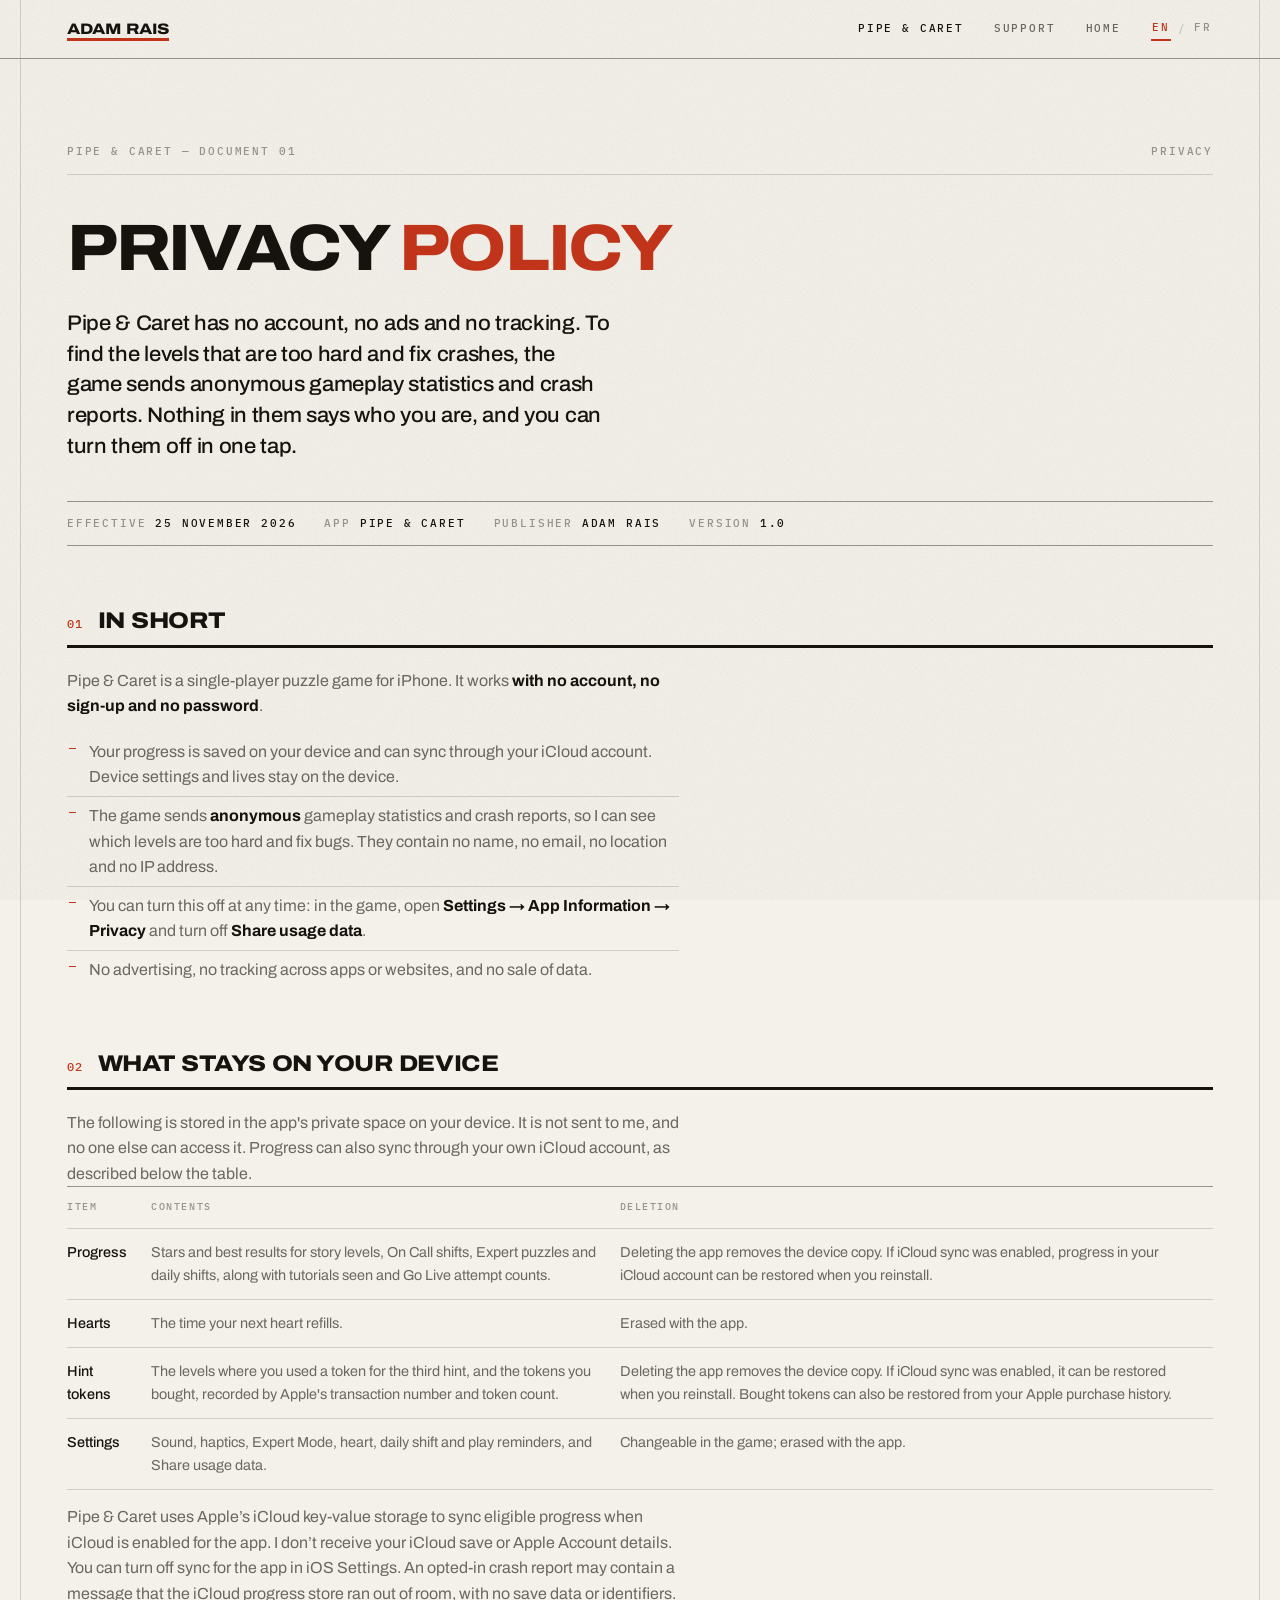
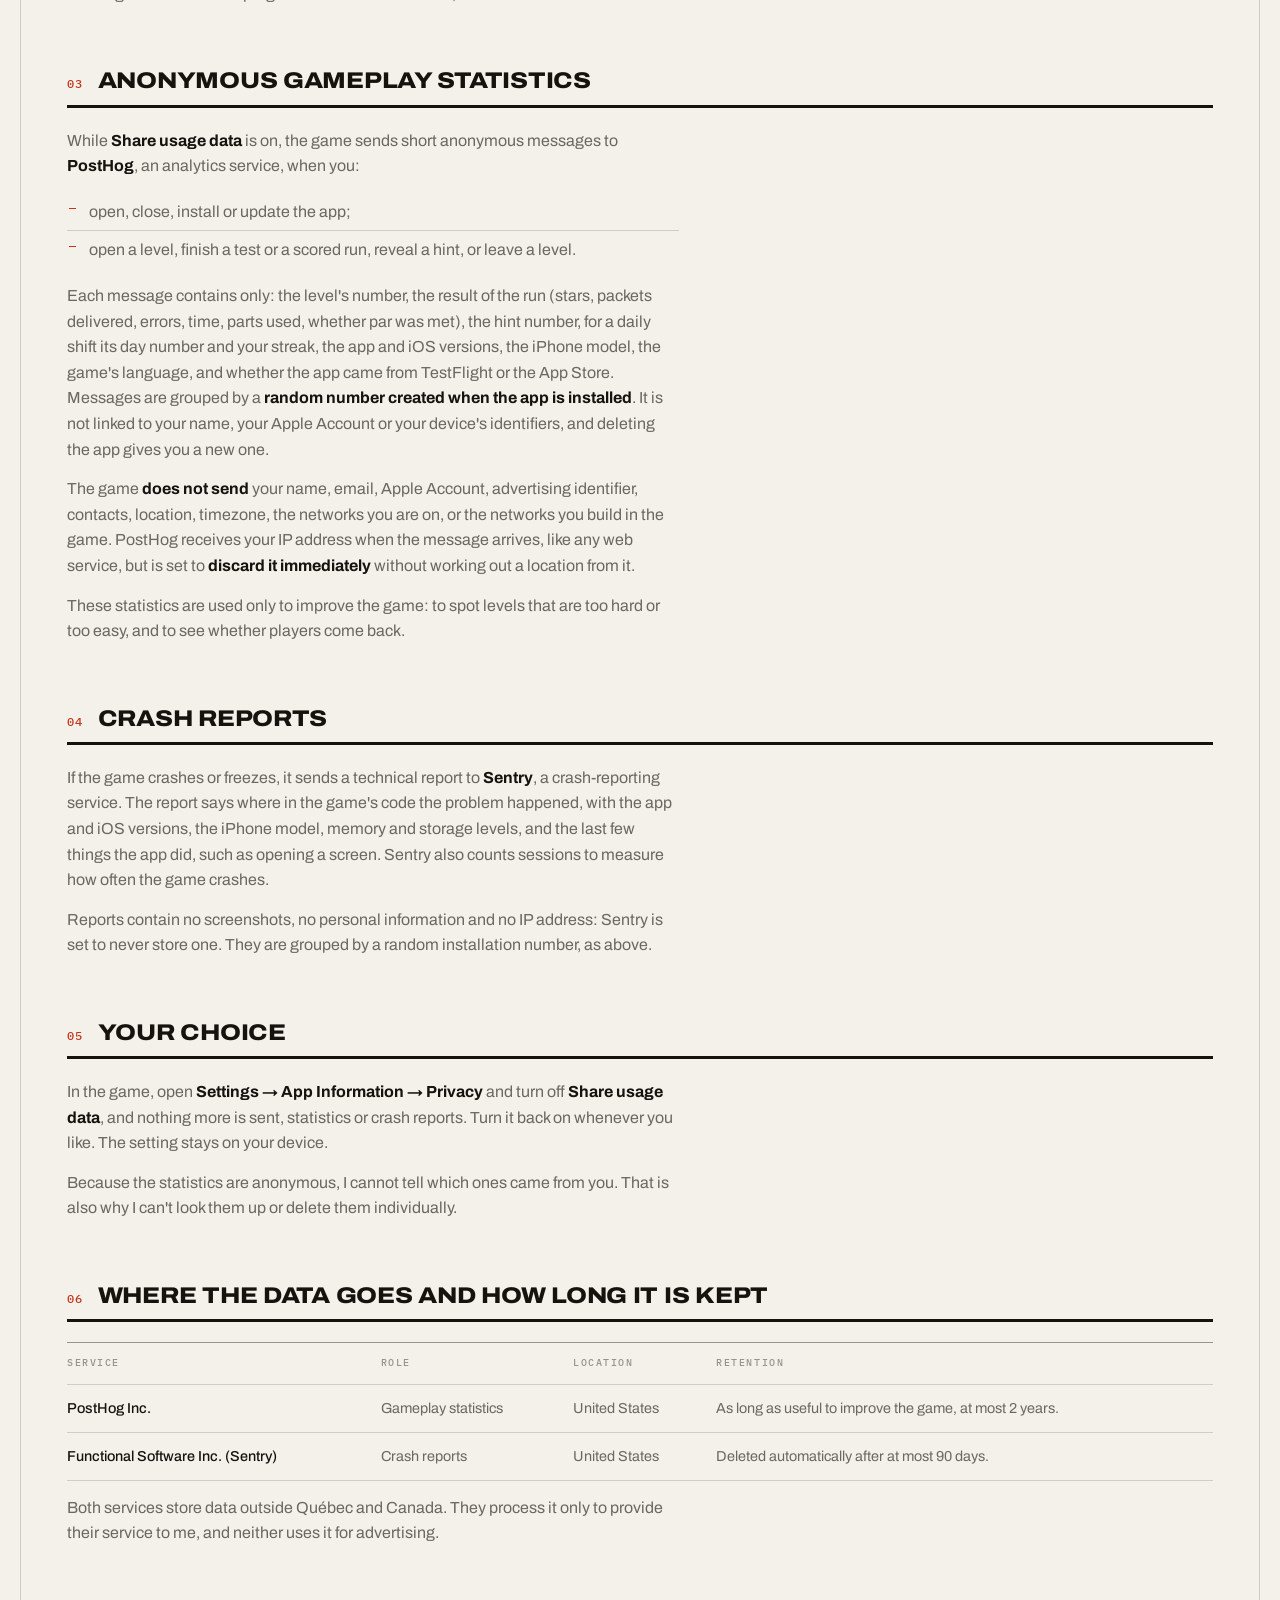
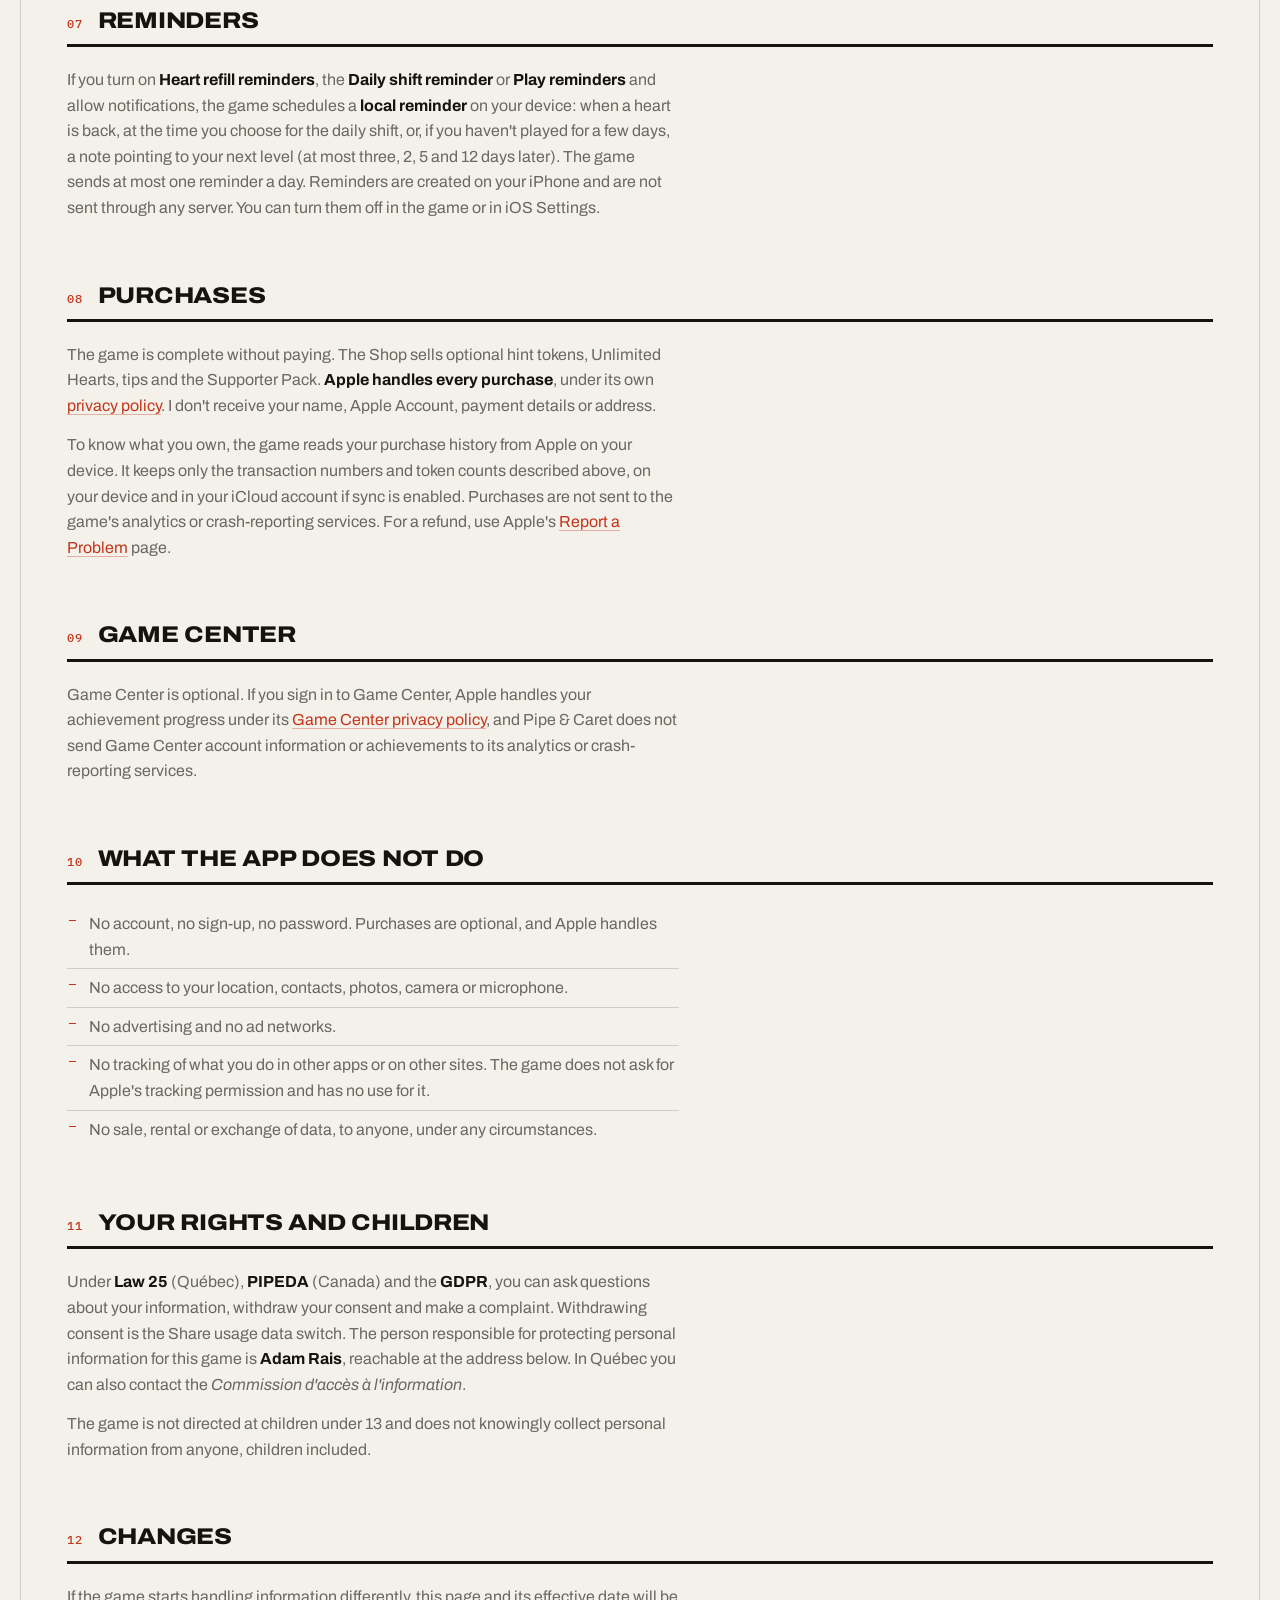
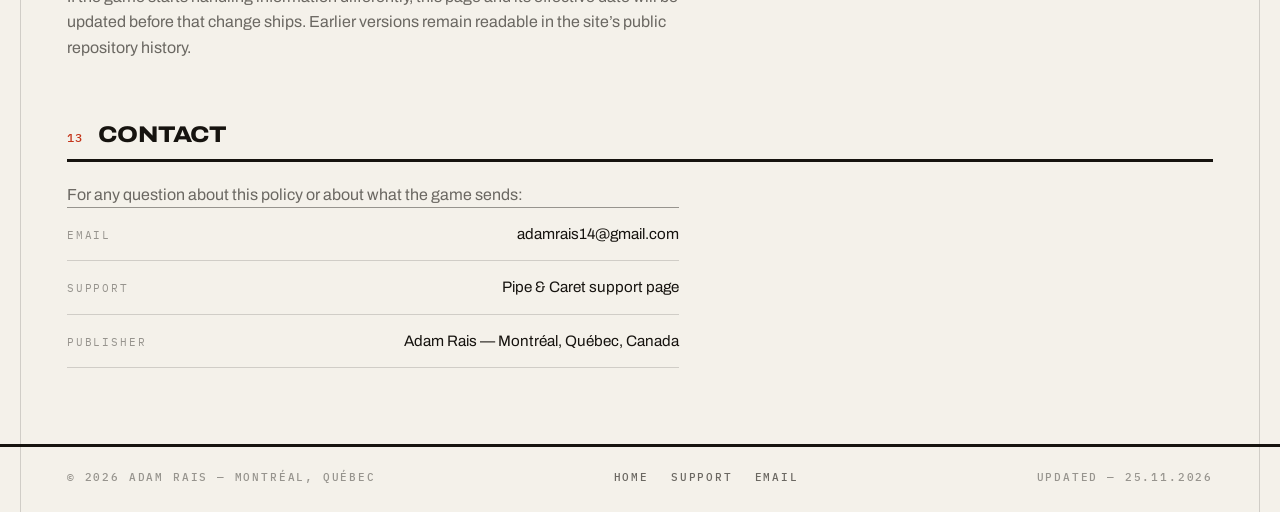
<file: privacy-pipeandcaret.html>
<!DOCTYPE html>
<html lang="en" data-lang="en">
<head>
  <meta charset="UTF-8" />
  <meta name="viewport" content="width=device-width, initial-scale=1.0" />
  <title>Privacy policy — Pipe &amp; Caret</title>
  <meta name="description" content="Privacy policy for the Pipe &amp; Caret iPhone puzzle game, in English and French: no account, no ads, no tracking; optional anonymous gameplay statistics and crash reports you can turn off." />
  <meta name="theme-color" content="#F4F1EA" />
  <meta property="og:type" content="article" />
  <meta property="og:title" content="Privacy policy — Pipe &amp; Caret" />
  <meta property="og:description" content="No account, no ads, no tracking. Pipe &amp; Caret sends only anonymous gameplay statistics and crash reports, and you can turn them off." />
  <link rel="icon" href="assets/favicon.png" />
  <link rel="preconnect" href="https://fonts.googleapis.com" />
  <link rel="preconnect" href="https://fonts.gstatic.com" crossorigin />
  <link href="https://fonts.googleapis.com/css2?family=Archivo:wdth,wght@62..125,400..900&family=IBM+Plex+Mono:wght@400;500&display=swap" rel="stylesheet" />
  <link rel="stylesheet" href="assets/doc.css" />
  <script>
    /* Settles the language before first paint. A stored choice wins; failing
       that the browser's own, defaulting to English. */
    (function () {
      var l;
      try { l = localStorage.getItem('lang'); } catch (e) {}
      if (l !== 'fr' && l !== 'en') {
        l = (navigator.language || 'en').toLowerCase().indexOf('fr') === 0 ? 'fr' : 'en';
      }
      document.documentElement.dataset.lang = l;
      document.documentElement.lang = l === 'fr' ? 'fr-CA' : 'en';
    })();
  </script>
</head>
<body>

  <header class="masthead">
    <div class="wrap">
      <a href="/" class="mark"><span class="rule-under">Adam Rais</span></a>
      <div class="mast-right mono">
        <span class="mast-meta">Pipe &amp; Caret</span>
        <a href="support-pipeandcaret.html"><span class="l-fr">Assistance</span><span class="l-en">Support</span></a>
        <a href="/"><span class="l-fr">Accueil</span><span class="l-en">Home</span></a>
        <span class="langs" role="group" aria-label="Language / Langue">
          <button type="button" data-set-lang="en" aria-pressed="true">EN</button>
          <span class="sep" aria-hidden="true">/</span>
          <button type="button" data-set-lang="fr" aria-pressed="false">FR</button>
        </span>
      </div>
    </div>
  </header>

  <main class="doc">
    <div class="wrap">

      <!-- ══════════════════ ENGLISH ══════════════════ -->
      <div class="l-en">

        <div class="folio mono">
          <span>Pipe &amp; Caret — Document 01</span>
          <span>Privacy</span>
        </div>

        <h1 class="doc-title">Privacy <span class="hl">policy</span></h1>

        <p class="doc-lede">Pipe &amp; Caret has no account, no ads and no tracking. To find the levels that are too hard and fix crashes, the game sends anonymous gameplay statistics and crash reports. Nothing in them says who you are, and you can turn them off in one tap.</p>

        <div class="stamp mono">
          <span>Effective <b>25 November 2026</b></span>
          <span>App <b>Pipe &amp; Caret</b></span>
          <span>Publisher <b>Adam Rais</b></span>
          <span>Version <b>1.0</b></span>
        </div>

        <section class="sec">
          <h2 data-n="01">In short</h2>
          <p>Pipe &amp; Caret is a single-player puzzle game for iPhone. It works <strong>with no account, no sign-up and no password</strong>.</p>
          <ul>
            <li>Your progress is saved on your device and can sync through your iCloud account. Device settings and lives stay on the device.</li>
            <li>The game sends <strong>anonymous</strong> gameplay statistics and crash reports, so I can see which levels are too hard and fix bugs. They contain no name, no email, no location and no IP address.</li>
            <li>You can turn this off at any time: in the game, open <strong>Settings → App Information → Privacy</strong> and turn off <strong>Share usage data</strong>.</li>
            <li>No advertising, no tracking across apps or websites, and no sale of data.</li>
          </ul>
        </section>

        <section class="sec">
          <h2 data-n="02">What stays on your device</h2>
          <p>The following is stored in the app's private space on your device. It is not sent to me, and no one else can access it. Progress can also sync through your own iCloud account, as described below the table.</p>
          <div class="table">
            <table>
              <thead>
                <tr><th scope="col">Item</th><th scope="col">Contents</th><th scope="col">Deletion</th></tr>
              </thead>
              <tbody>
                <tr>
                  <td>Progress</td>
                  <td>Stars and best results for story levels, On Call shifts, Expert puzzles and daily shifts, along with tutorials seen and Go Live attempt counts.</td>
                  <td>Deleting the app removes the device copy. If iCloud sync was enabled, progress in your iCloud account can be restored when you reinstall.</td>
                </tr>
                <tr>
                  <td>Hearts</td>
                  <td>The time your next heart refills.</td>
                  <td>Erased with the app.</td>
                </tr>
                <tr>
                  <td>Hint tokens</td>
                  <td>The levels where you used a token for the third hint, and the tokens you bought, recorded by Apple's transaction number and token count.</td>
                  <td>Deleting the app removes the device copy. If iCloud sync was enabled, it can be restored when you reinstall. Bought tokens can also be restored from your Apple purchase history.</td>
                </tr>
                <tr>
                  <td>Settings</td>
                  <td>Sound, haptics, Expert Mode, heart, daily shift and play reminders, and Share usage data.</td>
                  <td>Changeable in the game; erased with the app.</td>
                </tr>
              </tbody>
            </table>
          </div>
          <p>Pipe &amp; Caret uses Apple’s iCloud key-value storage to sync eligible progress when iCloud is enabled for the app. I don’t receive your iCloud save or Apple Account details. You can turn off sync for the app in iOS Settings. An opted-in crash report may contain a message that the iCloud progress store ran out of room, with no save data or identifiers.</p>
        </section>

        <section class="sec">
          <h2 data-n="03">Anonymous gameplay statistics</h2>
          <p>While <strong>Share usage data</strong> is on, the game sends short anonymous messages to <strong>PostHog</strong>, an analytics service, when you:</p>
          <ul>
            <li>open, close, install or update the app;</li>
            <li>open a level, finish a test or a scored run, reveal a hint, or leave a level.</li>
          </ul>
          <p>Each message contains only: the level's number, the result of the run (stars, packets delivered, errors, time, parts used, whether par was met), the hint number, for a daily shift its day number and your streak, the app and iOS versions, the iPhone model, the game's language, and whether the app came from TestFlight or the App Store. Messages are grouped by a <strong>random number created when the app is installed</strong>. It is not linked to your name, your Apple Account or your device's identifiers, and deleting the app gives you a new one.</p>
          <p>The game <strong>does not send</strong> your name, email, Apple Account, advertising identifier, contacts, location, timezone, the networks you are on, or the networks you build in the game. PostHog receives your IP address when the message arrives, like any web service, but is set to <strong>discard it immediately</strong> without working out a location from it.</p>
          <p>These statistics are used only to improve the game: to spot levels that are too hard or too easy, and to see whether players come back.</p>
        </section>

        <section class="sec">
          <h2 data-n="04">Crash reports</h2>
          <p>If the game crashes or freezes, it sends a technical report to <strong>Sentry</strong>, a crash-reporting service. The report says where in the game's code the problem happened, with the app and iOS versions, the iPhone model, memory and storage levels, and the last few things the app did, such as opening a screen. Sentry also counts sessions to measure how often the game crashes.</p>
          <p>Reports contain no screenshots, no personal information and no IP address: Sentry is set to never store one. They are grouped by a random installation number, as above.</p>
        </section>

        <section class="sec">
          <h2 data-n="05">Your choice</h2>
          <p>In the game, open <strong>Settings → App Information → Privacy</strong> and turn off <strong>Share usage data</strong>, and nothing more is sent, statistics or crash reports. Turn it back on whenever you like. The setting stays on your device.</p>
          <p>Because the statistics are anonymous, I cannot tell which ones came from you. That is also why I can't look them up or delete them individually.</p>
        </section>

        <section class="sec">
          <h2 data-n="06">Where the data goes and how long it is kept</h2>
          <div class="table">
            <table>
              <thead>
                <tr><th scope="col">Service</th><th scope="col">Role</th><th scope="col">Location</th><th scope="col">Retention</th></tr>
              </thead>
              <tbody>
                <tr>
                  <td>PostHog Inc.</td>
                  <td>Gameplay statistics</td>
                  <td>United States</td>
                  <td>As long as useful to improve the game, at most 2 years.</td>
                </tr>
                <tr>
                  <td>Functional Software Inc. (Sentry)</td>
                  <td>Crash reports</td>
                  <td>United States</td>
                  <td>Deleted automatically after at most 90 days.</td>
                </tr>
              </tbody>
            </table>
          </div>
          <p>Both services store data outside Québec and Canada. They process it only to provide their service to me, and neither uses it for advertising.</p>
        </section>

        <section class="sec">
          <h2 data-n="07">Reminders</h2>
          <p>If you turn on <strong>Heart refill reminders</strong>, the <strong>Daily shift reminder</strong> or <strong>Play reminders</strong> and allow notifications, the game schedules a <strong>local reminder</strong> on your device: when a heart is back, at the time you choose for the daily shift, or, if you haven't played for a few days, a note pointing to your next level (at most three, 2, 5 and 12 days later). The game sends at most one reminder a day. Reminders are created on your iPhone and are not sent through any server. You can turn them off in the game or in iOS Settings.</p>
        </section>

        <section class="sec">
          <h2 data-n="08">Purchases</h2>
          <p>The game is complete without paying. The Shop sells optional hint tokens, Unlimited Hearts, tips and the Supporter Pack. <strong>Apple handles every purchase</strong>, under its own <a href="https://www.apple.com/legal/privacy/">privacy policy</a>. I don't receive your name, Apple Account, payment details or address.</p>
          <p>To know what you own, the game reads your purchase history from Apple on your device. It keeps only the transaction numbers and token counts described above, on your device and in your iCloud account if sync is enabled. Purchases are not sent to the game's analytics or crash-reporting services. For a refund, use Apple's <a href="https://reportaproblem.apple.com">Report a Problem</a> page.</p>
        </section>

        <section class="sec">
          <h2 data-n="09">Game Center</h2>
          <p>Game Center is optional. If you sign in to Game Center, Apple handles your achievement progress under its <a href="https://www.apple.com/legal/privacy/data/en/game-center/">Game Center privacy policy</a>, and Pipe &amp; Caret does not send Game Center account information or achievements to its analytics or crash-reporting services.</p>
        </section>

        <section class="sec">
          <h2 data-n="10">What the app does not do</h2>
          <ul>
            <li>No account, no sign-up, no password. Purchases are optional, and Apple handles them.</li>
            <li>No access to your location, contacts, photos, camera or microphone.</li>
            <li>No advertising and no ad networks.</li>
            <li>No tracking of what you do in other apps or on other sites. The game does not ask for Apple's tracking permission and has no use for it.</li>
            <li>No sale, rental or exchange of data, to anyone, under any circumstances.</li>
          </ul>
        </section>

        <section class="sec">
          <h2 data-n="11">Your rights and children</h2>
          <p>Under <strong>Law 25</strong> (Québec), <strong>PIPEDA</strong> (Canada) and the <strong>GDPR</strong>, you can ask questions about your information, withdraw your consent and make a complaint. Withdrawing consent is the Share usage data switch. The person responsible for protecting personal information for this game is <strong>Adam Rais</strong>, reachable at the address below. In Québec you can also contact the <em>Commission d'accès à l'information</em>.</p>
          <p>The game is not directed at children under 13 and does not knowingly collect personal information from anyone, children included.</p>
        </section>

        <section class="sec">
          <h2 data-n="12">Changes</h2>
          <p>If the game starts handling information differently, this page and its effective date will be updated before that change ships. Earlier versions remain readable in the site’s public repository history.</p>
        </section>

        <section class="sec">
          <h2 data-n="13">Contact</h2>
          <p>For any question about this policy or about what the game sends:</p>
          <div class="rows">
            <a href="mailto:adamrais14@gmail.com?subject=Pipe%20%26%20Caret%20—%20privacy">
              <span class="who">Email</span>
              <span class="what">adamrais14@gmail.com</span>
            </a>
            <a href="support-pipeandcaret.html">
              <span class="who">Support</span>
              <span class="what">Pipe &amp; Caret support page</span>
            </a>
            <div class="row">
              <span class="who">Publisher</span>
              <span class="what">Adam Rais — Montréal, Québec, Canada</span>
            </div>
          </div>
        </section>

      </div>

      <!-- ══════════════════ FRANÇAIS ══════════════════ -->
      <div class="l-fr">

        <div class="folio mono">
          <span>Pipe &amp; Caret — Document 01</span>
          <span>Confidentialité</span>
        </div>

        <h1 class="doc-title">Politique de <span class="hl">confidentialité</span></h1>

        <p class="doc-lede">Pipe &amp; Caret n'a ni compte, ni publicité, ni suivi. Pour repérer les niveaux trop difficiles et corriger les plantages, le jeu envoie des statistiques de jeu anonymes et des rapports de plantage. Rien dans ces données ne dit qui vous êtes, et vous pouvez les désactiver d'un geste.</p>

        <div class="stamp mono">
          <span>En vigueur le <b>25 novembre 2026</b></span>
          <span>Application <b>Pipe &amp; Caret</b></span>
          <span>Éditeur <b>Adam Rais</b></span>
          <span>Version <b>1.0</b></span>
        </div>

        <section class="sec">
          <h2 data-n="01">En bref</h2>
          <p>Pipe &amp; Caret est un jeu de casse-tête iPhone à un joueur. Il fonctionne <strong>sans compte, sans inscription et sans mot de passe</strong>.</p>
          <ul>
            <li>Votre progression est enregistrée sur votre appareil et peut être synchronisée avec votre compte iCloud. Vos réglages et vos vies restent sur l’appareil.</li>
            <li>Le jeu envoie des statistiques de jeu et des rapports de plantage <strong>anonymes</strong>, pour que je voie quels niveaux sont trop difficiles et que je corrige les bogues. Ils ne contiennent ni nom, ni courriel, ni position, ni adresse IP.</li>
            <li>Vous pouvez les désactiver à tout moment : dans le jeu, ouvrez <strong>Réglages → Application → Confidentialité</strong> et désactivez <strong>Partager les données d’utilisation</strong>.</li>
            <li>Aucune publicité, aucun suivi entre applications ou sites, et aucune vente de données.</li>
          </ul>
        </section>

        <section class="sec">
          <h2 data-n="02">Ce qui reste sur votre appareil</h2>
          <p>Les informations suivantes sont enregistrées dans l'espace privé de l'application, sur votre appareil. Elles ne me sont pas envoyées, et personne d'autre n'y a accès. La progression peut aussi être synchronisée avec votre propre compte iCloud, comme l’explique le texte sous le tableau.</p>
          <div class="table">
            <table>
              <thead>
                <tr><th scope="col">Élément</th><th scope="col">Contenu</th><th scope="col">Effacement</th></tr>
              </thead>
              <tbody>
                <tr>
                  <td>Progression</td>
                  <td>Étoiles et meilleurs résultats des niveaux de l’histoire, des gardes, des casse-têtes du mode Expert et des gardes du jour, ainsi que les tutoriels déjà vus et le nombre de tentatives en production.</td>
                  <td>La suppression de l’application efface la copie sur l’appareil. Si la synchronisation iCloud était activée, la progression enregistrée dans votre compte iCloud peut être restaurée après la réinstallation.</td>
                </tr>
                <tr>
                  <td>Cœurs</td>
                  <td>L'heure à laquelle votre prochain cœur se recharge.</td>
                  <td>Effacée avec l'application.</td>
                </tr>
                <tr>
                  <td>Jetons d’indice</td>
                  <td>Les niveaux où vous avez utilisé un jeton pour le troisième indice, et les jetons achetés, notés par le numéro de transaction d’Apple et le nombre de jetons.</td>
                  <td>La suppression de l’application efface la copie sur l’appareil. Si la synchronisation iCloud était activée, elle peut être restaurée après la réinstallation. Les jetons achetés peuvent aussi être restaurés à partir de votre historique d’achats Apple.</td>
                </tr>
                <tr>
                  <td>Réglages</td>
                  <td>Son, vibrations, mode expert, rappels de recharge des cœurs, de garde du jour et de jeu, et partage des données d’utilisation.</td>
                  <td>Modifiables dans le jeu; effacés avec l'application.</td>
                </tr>
              </tbody>
            </table>
          </div>
          <p>Pipe &amp; Caret utilise le stockage iCloud d’Apple pour synchroniser la progression lorsque cette option est activée pour le jeu. Je ne reçois ni votre sauvegarde iCloud ni les renseignements de votre compte Apple. Vous pouvez désactiver la synchronisation dans les réglages d’iOS. Si vous partagez des données d’utilisation, un rapport de plantage peut signaler que le stockage de progression iCloud est plein, sans données de sauvegarde ni identifiants.</p>
        </section>

        <section class="sec">
          <h2 data-n="03">Statistiques de jeu anonymes</h2>
          <p>Tant que <strong>Partager les données d’utilisation</strong> est activé, le jeu envoie de courts messages anonymes à <strong>PostHog</strong>, un service de statistiques, quand vous :</p>
          <ul>
            <li>ouvrez, fermez, installez ou mettez à jour l'application;</li>
            <li>ouvrez un niveau, terminez un essai ou une partie notée, affichez un indice, ou quittez un niveau.</li>
          </ul>
          <p>Chaque message contient seulement : le numéro du niveau, le résultat de la partie (étoiles, paquets livrés, erreurs, temps, pièces utilisées, normale atteinte ou non), le numéro de l'indice, pour une garde du jour son numéro de jour et votre série, les versions de l'application et d'iOS, le modèle d'iPhone, la langue du jeu, et si l’application vient de TestFlight ou de l’App Store. Les messages sont regroupés par un <strong>numéro aléatoire créé à l'installation</strong>. Il n'est lié ni à votre nom, ni à votre compte Apple, ni aux identifiants de votre appareil, et supprimer l'application vous en donne un nouveau.</p>
          <p>Le jeu <strong>n'envoie pas</strong> votre nom, votre courriel, votre compte Apple, votre identifiant publicitaire, vos contacts, votre position, votre fuseau horaire, les réseaux auxquels vous êtes connecté, ni les réseaux que vous construisez dans le jeu. PostHog reçoit votre adresse IP à l'arrivée du message, comme tout service web, mais il est configuré pour <strong>la supprimer aussitôt</strong>, sans en déduire de position.</p>
          <p>Ces statistiques servent uniquement à améliorer le jeu : repérer les niveaux trop difficiles ou trop faciles, et voir si les joueurs reviennent.</p>
        </section>

        <section class="sec">
          <h2 data-n="04">Rapports de plantage</h2>
          <p>Si le jeu plante ou se fige, il envoie un rapport technique à <strong>Sentry</strong>, un service de rapports de plantage. Le rapport indique à quel endroit du code le problème est survenu, avec les versions de l'application et d'iOS, le modèle d'iPhone, l'état de la mémoire et du stockage, et les dernières actions de l'application, comme l'ouverture d'un écran. Sentry compte aussi les sessions pour mesurer la fréquence des plantages.</p>
          <p>Les rapports ne contiennent ni capture d'écran, ni renseignement personnel, ni adresse IP : Sentry est configuré pour ne jamais en conserver. Ils sont regroupés par un numéro d'installation aléatoire, comme ci-dessus.</p>
        </section>

        <section class="sec">
          <h2 data-n="05">Votre choix</h2>
          <p>Dans le jeu, ouvrez <strong>Réglages → Application → Confidentialité</strong> et désactivez <strong>Partager les données d’utilisation</strong>, et plus rien n'est envoyé, ni statistiques ni rapports de plantage. Réactivez-le quand vous voulez. Ce réglage reste sur votre appareil.</p>
          <p>Comme les statistiques sont anonymes, je ne peux pas savoir lesquelles viennent de vous. C'est aussi pourquoi je ne peux pas les retrouver ni les supprimer une à une.</p>
        </section>

        <section class="sec">
          <h2 data-n="06">Où vont les données et combien de temps elles sont conservées</h2>
          <div class="table">
            <table>
              <thead>
                <tr><th scope="col">Service</th><th scope="col">Rôle</th><th scope="col">Lieu</th><th scope="col">Conservation</th></tr>
              </thead>
              <tbody>
                <tr>
                  <td>PostHog Inc.</td>
                  <td>Statistiques de jeu</td>
                  <td>États-Unis</td>
                  <td>Tant qu'elles servent à améliorer le jeu, au plus 2 ans.</td>
                </tr>
                <tr>
                  <td>Functional Software Inc. (Sentry)</td>
                  <td>Rapports de plantage</td>
                  <td>États-Unis</td>
                  <td>Supprimés automatiquement après 90 jours au plus.</td>
                </tr>
              </tbody>
            </table>
          </div>
          <p>Ces deux services conservent les données hors du Québec et du Canada. Ils les traitent uniquement pour me fournir leur service, et aucun ne les utilise à des fins publicitaires.</p>
        </section>

        <section class="sec">
          <h2 data-n="07">Rappels</h2>
          <p>Si vous activez les <strong>rappels de recharge des cœurs</strong>, le <strong>rappel de garde du jour</strong> ou les <strong>rappels de jeu</strong> et autorisez les notifications, le jeu programme un <strong>rappel local</strong> sur votre appareil : quand un cœur revient, à l’heure choisie pour la garde du jour ou, si vous n’avez pas joué depuis quelques jours, un mot vers votre prochain niveau (trois au plus, après 2, 5 et 12 jours). Le jeu envoie au plus un rappel par jour. Les rappels sont créés sur votre iPhone et ne passent par aucun serveur. Vous pouvez les désactiver dans le jeu ou dans les Réglages d’iOS.</p>
        </section>

        <section class="sec">
          <h2 data-n="08">Achats</h2>
          <p>Le jeu est complet sans rien payer. La boutique offre, en option, des jetons d’indice, les cœurs illimités, des pourboires et le Forfait Soutien. <strong>Apple traite chaque achat</strong>, selon son propre <a href="https://www.apple.com/ca/fr/legal/privacy/">engagement de confidentialité</a>. Je ne reçois ni votre nom, ni votre compte Apple, ni vos renseignements de paiement, ni votre adresse.</p>
          <p>Pour savoir ce que vous possédez, le jeu lit votre historique d’achats Apple sur votre appareil. Il ne conserve que les numéros de transaction et les nombres de jetons décrits plus haut, sur votre appareil et dans votre compte iCloud si la synchronisation est activée. Les achats ne sont pas transmis aux services d’analyse ou de rapport de plantage du jeu. Pour un remboursement, utilisez la page <a href="https://reportaproblem.apple.com">Signaler un problème</a> d’Apple.</p>
        </section>

        <section class="sec">
          <h2 data-n="09">Game Center</h2>
          <p>Game Center est facultatif. Si vous vous connectez à Game Center, Apple traite la progression de vos succès selon son <a href="https://www.apple.com/ca/fr/legal/privacy/data/fr-ca/game-center/">avis de confidentialité sur Game Center</a>, et Pipe &amp; Caret ne transmet ni les renseignements de votre compte Game Center ni vos succès à ses services d’analyse ou de rapport de plantage.</p>
        </section>

        <section class="sec">
          <h2 data-n="10">Ce que l'application ne fait pas</h2>
          <ul>
            <li>Aucun compte, aucune inscription, aucun mot de passe. Les achats sont facultatifs et traités par Apple.</li>
            <li>Aucun accès à votre position, à vos contacts, à vos photos, à votre appareil photo ni à votre micro.</li>
            <li>Aucune publicité et aucun réseau publicitaire.</li>
            <li>Aucun suivi de votre activité dans d'autres applications ou sur d'autres sites. Le jeu ne demande pas l'autorisation de suivi d'Apple et n'en a aucun usage.</li>
            <li>Aucune vente, location ou échange de données, à personne, dans aucune circonstance.</li>
          </ul>
        </section>

        <section class="sec">
          <h2 data-n="11">Vos droits et les enfants</h2>
          <p>En vertu de la <strong>Loi 25</strong> (Québec), de la <strong>LPRPDE</strong> (Canada) et du <strong>RGPD</strong>, vous pouvez poser des questions sur vos renseignements, retirer votre consentement et porter plainte. Retirer votre consentement, c'est le réglage Partager les données d’utilisation. La personne responsable de la protection des renseignements personnels pour ce jeu est <strong>Adam Rais</strong>, joignable à l'adresse ci-dessous. Au Québec, vous pouvez aussi vous adresser à la Commission d'accès à l'information.</p>
          <p>Le jeu ne s'adresse pas aux enfants de moins de 13 ans et ne recueille sciemment aucun renseignement personnel auprès de qui que ce soit, enfants compris.</p>
        </section>

        <section class="sec">
          <h2 data-n="12">Modifications</h2>
          <p>Si le jeu se met à traiter des renseignements autrement, cette page et sa date d’entrée en vigueur seront mises à jour avant l’entrée en vigueur du changement. Les versions antérieures restent consultables dans l’historique public du dépôt du site.</p>
        </section>

        <section class="sec">
          <h2 data-n="13">Nous joindre</h2>
          <p>Pour toute question sur cette politique ou sur ce que le jeu envoie :</p>
          <div class="rows">
            <a href="mailto:adamrais14@gmail.com?subject=Pipe%20%26%20Caret%20—%20confidentialit%C3%A9">
              <span class="who">Courriel</span>
              <span class="what">adamrais14@gmail.com</span>
            </a>
            <a href="support-pipeandcaret.html">
              <span class="who">Assistance</span>
              <span class="what">Page d'assistance Pipe &amp; Caret</span>
            </a>
            <div class="row">
              <span class="who">Éditeur</span>
              <span class="what">Adam Rais — Montréal, Québec, Canada</span>
            </div>
          </div>
        </section>

      </div>

    </div>
  </main>

  <footer>
    <div class="wrap mono">
      <span>© 2026 Adam Rais — Montréal, Québec</span>
      <ul class="foot-links">
        <li><a href="/"><span class="l-fr">Accueil</span><span class="l-en">Home</span></a></li>
        <li><a href="support-pipeandcaret.html"><span class="l-fr">Assistance</span><span class="l-en">Support</span></a></li>
        <li><a href="mailto:adamrais14@gmail.com"><span class="l-fr">Courriel</span><span class="l-en">Email</span></a></li>
      </ul>
      <span><span class="l-fr">Mise à jour — 25.11.2026</span><span class="l-en">Updated — 25.11.2026</span></span>
    </div>
  </footer>

  <script src="assets/lang.js"></script>

</body>
</html>
</file>
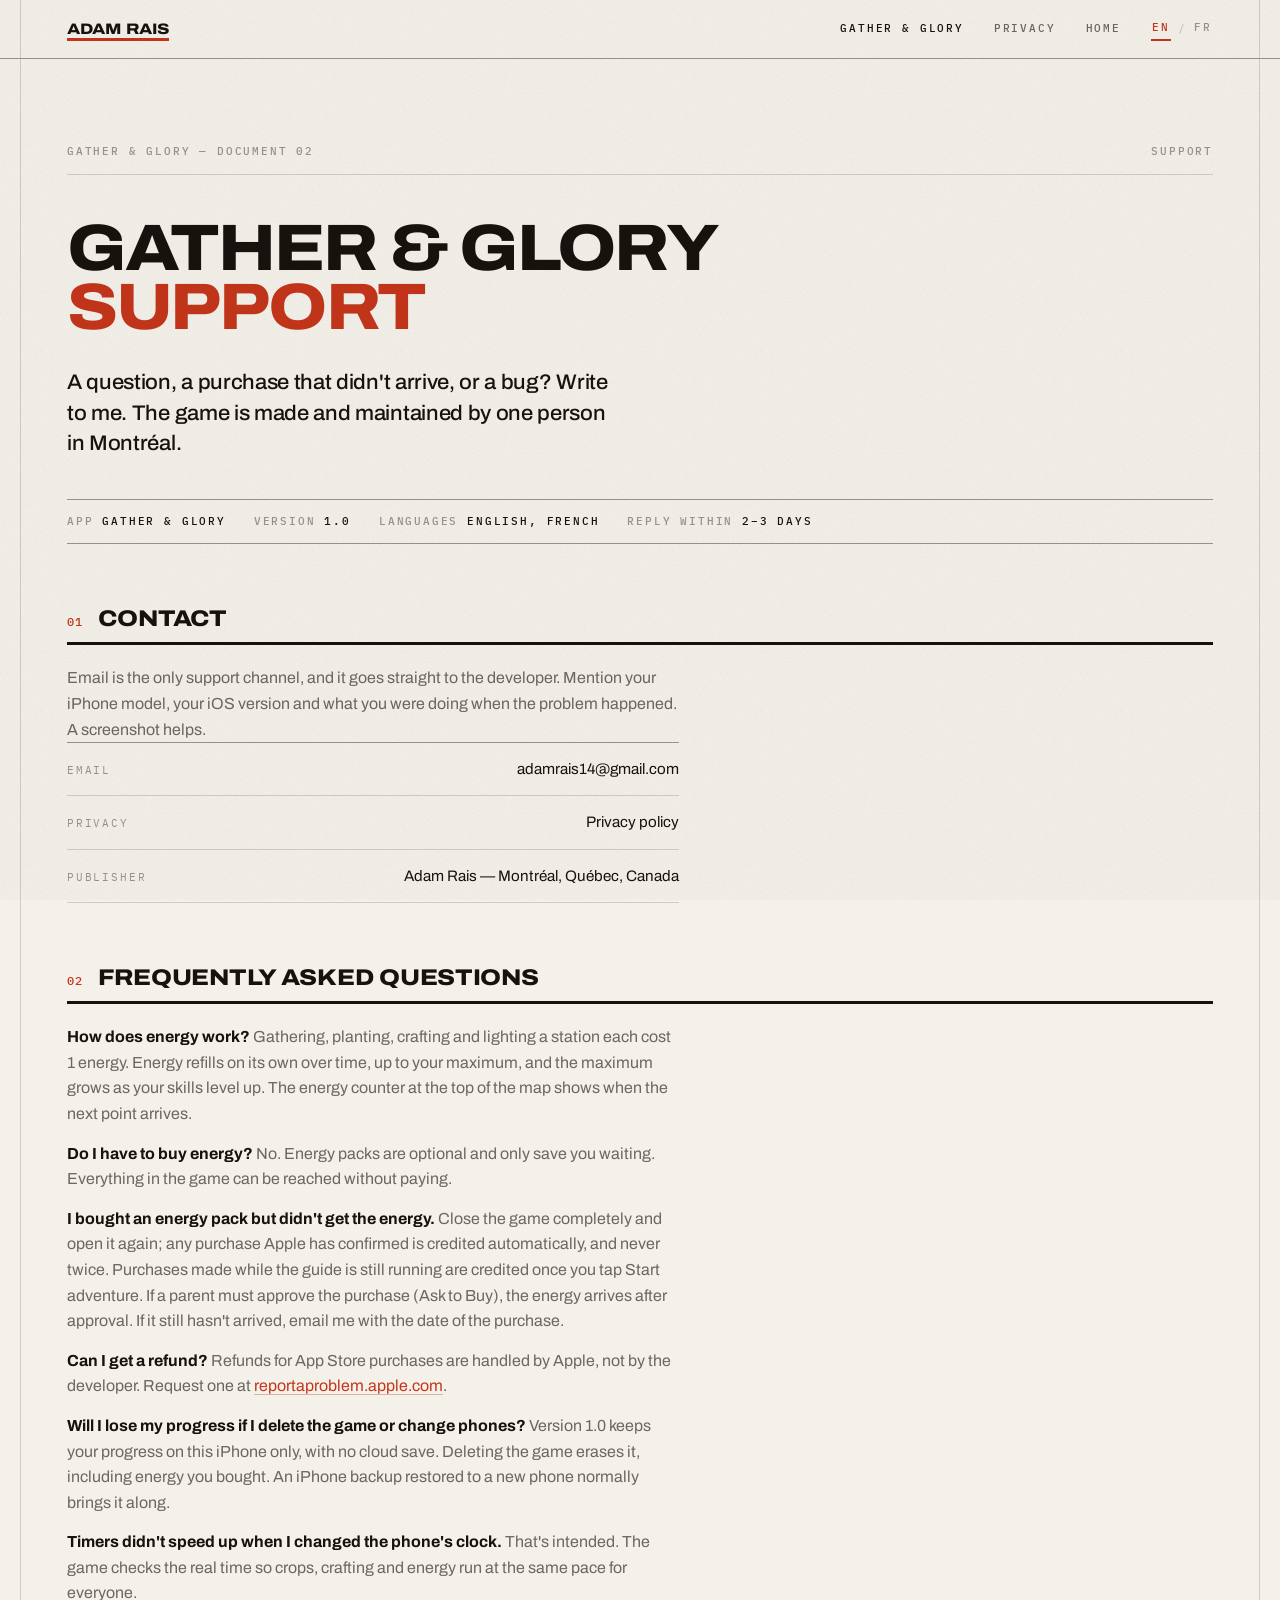
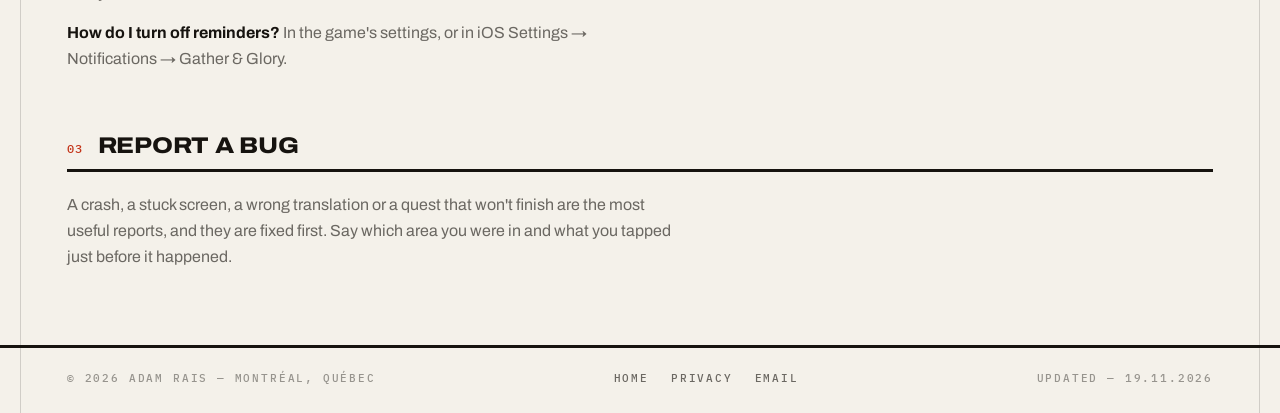
<file: support-gatherandglory.html>
<!DOCTYPE html>
<html lang="en" data-lang="en">
<head>
  <meta charset="UTF-8" />
  <meta name="viewport" content="width=device-width, initial-scale=1.0" />
  <title>Support — Gather &amp; Glory</title>
  <meta name="description" content="Help and contact for the Gather &amp; Glory iPhone game, in English and French: energy, purchases, saves and timers." />
  <meta name="theme-color" content="#F4F1EA" />
  <meta property="og:type" content="article" />
  <meta property="og:title" content="Support — Gather &amp; Glory" />
  <meta property="og:description" content="Questions about energy, purchases or your progress? Write to the developer." />
  <link rel="icon" href="assets/favicon.png" />
  <link rel="preconnect" href="https://fonts.googleapis.com" />
  <link rel="preconnect" href="https://fonts.gstatic.com" crossorigin />
  <link href="https://fonts.googleapis.com/css2?family=Archivo:wdth,wght@62..125,400..900&family=IBM+Plex+Mono:wght@400;500&display=swap" rel="stylesheet" />
  <link rel="stylesheet" href="assets/doc.css" />
  <script>
    /* Settles the language before first paint. A stored choice wins; failing
       that the browser's own, defaulting to English. */
    (function () {
      var l;
      try { l = localStorage.getItem('lang'); } catch (e) {}
      if (l !== 'fr' && l !== 'en') {
        l = (navigator.language || 'en').toLowerCase().indexOf('fr') === 0 ? 'fr' : 'en';
      }
      document.documentElement.dataset.lang = l;
      document.documentElement.lang = l === 'fr' ? 'fr-CA' : 'en';
    })();
  </script>
</head>
<body>

  <header class="masthead">
    <div class="wrap">
      <a href="/" class="mark"><span class="rule-under">Adam Rais</span></a>
      <div class="mast-right mono">
        <span class="mast-meta">Gather &amp; Glory</span>
        <a href="privacy-gatherandglory.html"><span class="l-fr">Confidentialité</span><span class="l-en">Privacy</span></a>
        <a href="/"><span class="l-fr">Accueil</span><span class="l-en">Home</span></a>
        <span class="langs" role="group" aria-label="Language / Langue">
          <button type="button" data-set-lang="en" aria-pressed="true">EN</button>
          <span class="sep" aria-hidden="true">/</span>
          <button type="button" data-set-lang="fr" aria-pressed="false">FR</button>
        </span>
      </div>
    </div>
  </header>

  <main class="doc">
    <div class="wrap">

      <!-- ══════════════════ ENGLISH ══════════════════ -->
      <div class="l-en">

        <div class="folio mono">
          <span>Gather &amp; Glory — Document 02</span>
          <span>Support</span>
        </div>

        <h1 class="doc-title">Gather &amp; Glory <span class="hl">support</span></h1>

        <p class="doc-lede">A question, a purchase that didn't arrive, or a bug? Write to me. The game is made and maintained by one person in Montréal.</p>

        <div class="stamp mono">
          <span>App <b>Gather &amp; Glory</b></span>
          <span>Version <b>1.0</b></span>
          <span>Languages <b>English, French</b></span>
          <span>Reply within <b>2–3 days</b></span>
        </div>

        <section class="sec">
          <h2 data-n="01">Contact</h2>
          <p>Email is the only support channel, and it goes straight to the developer. Mention your iPhone model, your iOS version and what you were doing when the problem happened. A screenshot helps.</p>
          <div class="rows">
            <a href="mailto:adamrais14@gmail.com?subject=Gather%20%26%20Glory%20—%20support">
              <span class="who">Email</span>
              <span class="what">adamrais14@gmail.com</span>
            </a>
            <a href="privacy-gatherandglory.html">
              <span class="who">Privacy</span>
              <span class="what">Privacy policy</span>
            </a>
            <div class="row">
              <span class="who">Publisher</span>
              <span class="what">Adam Rais — Montréal, Québec, Canada</span>
            </div>
          </div>
        </section>

        <section class="sec">
          <h2 data-n="02">Frequently asked questions</h2>

          <p><strong>How does energy work?</strong> Gathering, planting, crafting and lighting a station each cost 1 energy. Energy refills on its own over time, up to your maximum, and the maximum grows as your skills level up. The energy counter at the top of the map shows when the next point arrives.</p>

          <p><strong>Do I have to buy energy?</strong> No. Energy packs are optional and only save you waiting. Everything in the game can be reached without paying.</p>

          <p><strong>I bought an energy pack but didn't get the energy.</strong> Close the game completely and open it again; any purchase Apple has confirmed is credited automatically, and never twice. Purchases made while the guide is still running are credited once you tap Start adventure. If a parent must approve the purchase (Ask to Buy), the energy arrives after approval. If it still hasn't arrived, email me with the date of the purchase.</p>

          <p><strong>Can I get a refund?</strong> Refunds for App Store purchases are handled by Apple, not by the developer. Request one at <a href="https://reportaproblem.apple.com" target="_blank" rel="noopener">reportaproblem.apple.com</a>.</p>

          <p><strong>Will I lose my progress if I delete the game or change phones?</strong> Version 1.0 keeps your progress on this iPhone only, with no cloud save. Deleting the game erases it, including energy you bought. An iPhone backup restored to a new phone normally brings it along.</p>

          <p><strong>Timers didn't speed up when I changed the phone's clock.</strong> That's intended. The game checks the real time so crops, crafting and energy run at the same pace for everyone.</p>

          <p><strong>How do I turn off reminders?</strong> In the game's settings, or in iOS Settings → Notifications → Gather &amp; Glory.</p>
        </section>

        <section class="sec">
          <h2 data-n="03">Report a bug</h2>
          <p>A crash, a stuck screen, a wrong translation or a quest that won't finish are the most useful reports, and they are fixed first. Say which area you were in and what you tapped just before it happened.</p>
        </section>

      </div>

      <!-- ══════════════════ FRANÇAIS ══════════════════ -->
      <div class="l-fr">

        <div class="folio mono">
          <span>Gather &amp; Glory — Document 02</span>
          <span>Assistance</span>
        </div>

        <h1 class="doc-title"><span class="hl">Assistance</span> Gather &amp; Glory</h1>

        <p class="doc-lede">Une question, un achat qui n'est pas arrivé ou un bogue ? Écrivez-moi. Le jeu est fait et maintenu par une seule personne, à Montréal.</p>

        <div class="stamp mono">
          <span>Application <b>Gather &amp; Glory</b></span>
          <span>Version <b>1.0</b></span>
          <span>Langues <b>Français, anglais</b></span>
          <span>Réponse sous <b>2 à 3 jours</b></span>
        </div>

        <section class="sec">
          <h2 data-n="01">Nous joindre</h2>
          <p>Le courriel est le seul canal d'assistance, et il aboutit directement chez le développeur. Précisez votre modèle d'iPhone, votre version d'iOS et ce que vous faisiez quand le problème est survenu. Une capture d'écran aide.</p>
          <div class="rows">
            <a href="mailto:adamrais14@gmail.com?subject=Gather%20%26%20Glory%20—%20assistance">
              <span class="who">Courriel</span>
              <span class="what">adamrais14@gmail.com</span>
            </a>
            <a href="privacy-gatherandglory.html">
              <span class="who">Confidentialité</span>
              <span class="what">Politique de confidentialité</span>
            </a>
            <div class="row">
              <span class="who">Éditeur</span>
              <span class="what">Adam Rais — Montréal, Québec, Canada</span>
            </div>
          </div>
        </section>

        <section class="sec">
          <h2 data-n="02">Questions fréquentes</h2>

          <p><strong>Comment fonctionne l'énergie ?</strong> Récolter, planter, fabriquer et allumer une station coûtent chacun 1 énergie. L'énergie se recharge seule avec le temps, jusqu'à votre maximum, et ce maximum augmente quand vos compétences progressent. Le compteur d'énergie en haut de la carte indique quand arrive le prochain point.</p>

          <p><strong>Dois-je acheter de l'énergie ?</strong> Non. Les packs d'énergie sont facultatifs et servent seulement à attendre moins. Tout le jeu est accessible sans payer.</p>

          <p><strong>J'ai acheté un pack d'énergie, mais je ne l'ai pas reçu.</strong> Fermez complètement le jeu, puis rouvrez-le ; tout achat confirmé par Apple est crédité automatiquement, et jamais deux fois. Un achat fait pendant le guide est crédité dès que vous touchez Commencer l'aventure. Si un parent doit approuver l'achat (Demander l'autorisation d'acheter), l'énergie arrive après l'approbation. Si elle n'est toujours pas arrivée, écrivez-moi en indiquant la date de l'achat.</p>

          <p><strong>Puis-je être remboursé ?</strong> Les remboursements des achats sur l'App Store sont gérés par Apple, et non par le développeur. Faites la demande sur <a href="https://reportaproblem.apple.com" target="_blank" rel="noopener">reportaproblem.apple.com</a>.</p>

          <p><strong>Vais-je perdre ma progression si je supprime le jeu ou change de téléphone ?</strong> La version 1.0 garde votre progression sur cet iPhone seulement, sans sauvegarde en ligne. Supprimer le jeu l'efface, y compris l'énergie achetée. Une sauvegarde de l'iPhone restaurée sur un nouveau téléphone la transfère normalement.</p>

          <p><strong>Les minuteries n'ont pas accéléré quand j'ai changé l'heure du téléphone.</strong> C'est voulu. Le jeu vérifie l'heure réelle pour que les récoltes, la fabrication et l'énergie avancent au même rythme pour tout le monde.</p>

          <p><strong>Comment désactiver les rappels ?</strong> Dans les réglages du jeu, ou dans Réglages d'iOS → Notifications → Gather &amp; Glory.</p>
        </section>

        <section class="sec">
          <h2 data-n="03">Signaler un bogue</h2>
          <p>Un plantage, un écran bloqué, une traduction erronée ou une quête qui ne se termine pas sont les signalements les plus utiles, et ils sont corrigés en priorité. Indiquez dans quelle région vous étiez et ce que vous avez touché juste avant.</p>
        </section>

      </div>

    </div>
  </main>

  <footer>
    <div class="wrap mono">
      <span>© 2026 Adam Rais — Montréal, Québec</span>
      <ul class="foot-links">
        <li><a href="/"><span class="l-fr">Accueil</span><span class="l-en">Home</span></a></li>
        <li><a href="privacy-gatherandglory.html"><span class="l-fr">Confidentialité</span><span class="l-en">Privacy</span></a></li>
        <li><a href="mailto:adamrais14@gmail.com"><span class="l-fr">Courriel</span><span class="l-en">Email</span></a></li>
      </ul>
      <span><span class="l-fr">Mise à jour — 19.11.2026</span><span class="l-en">Updated — 19.11.2026</span></span>
    </div>
  </footer>

  <script src="assets/lang.js"></script>

</body>
</html>
</file>
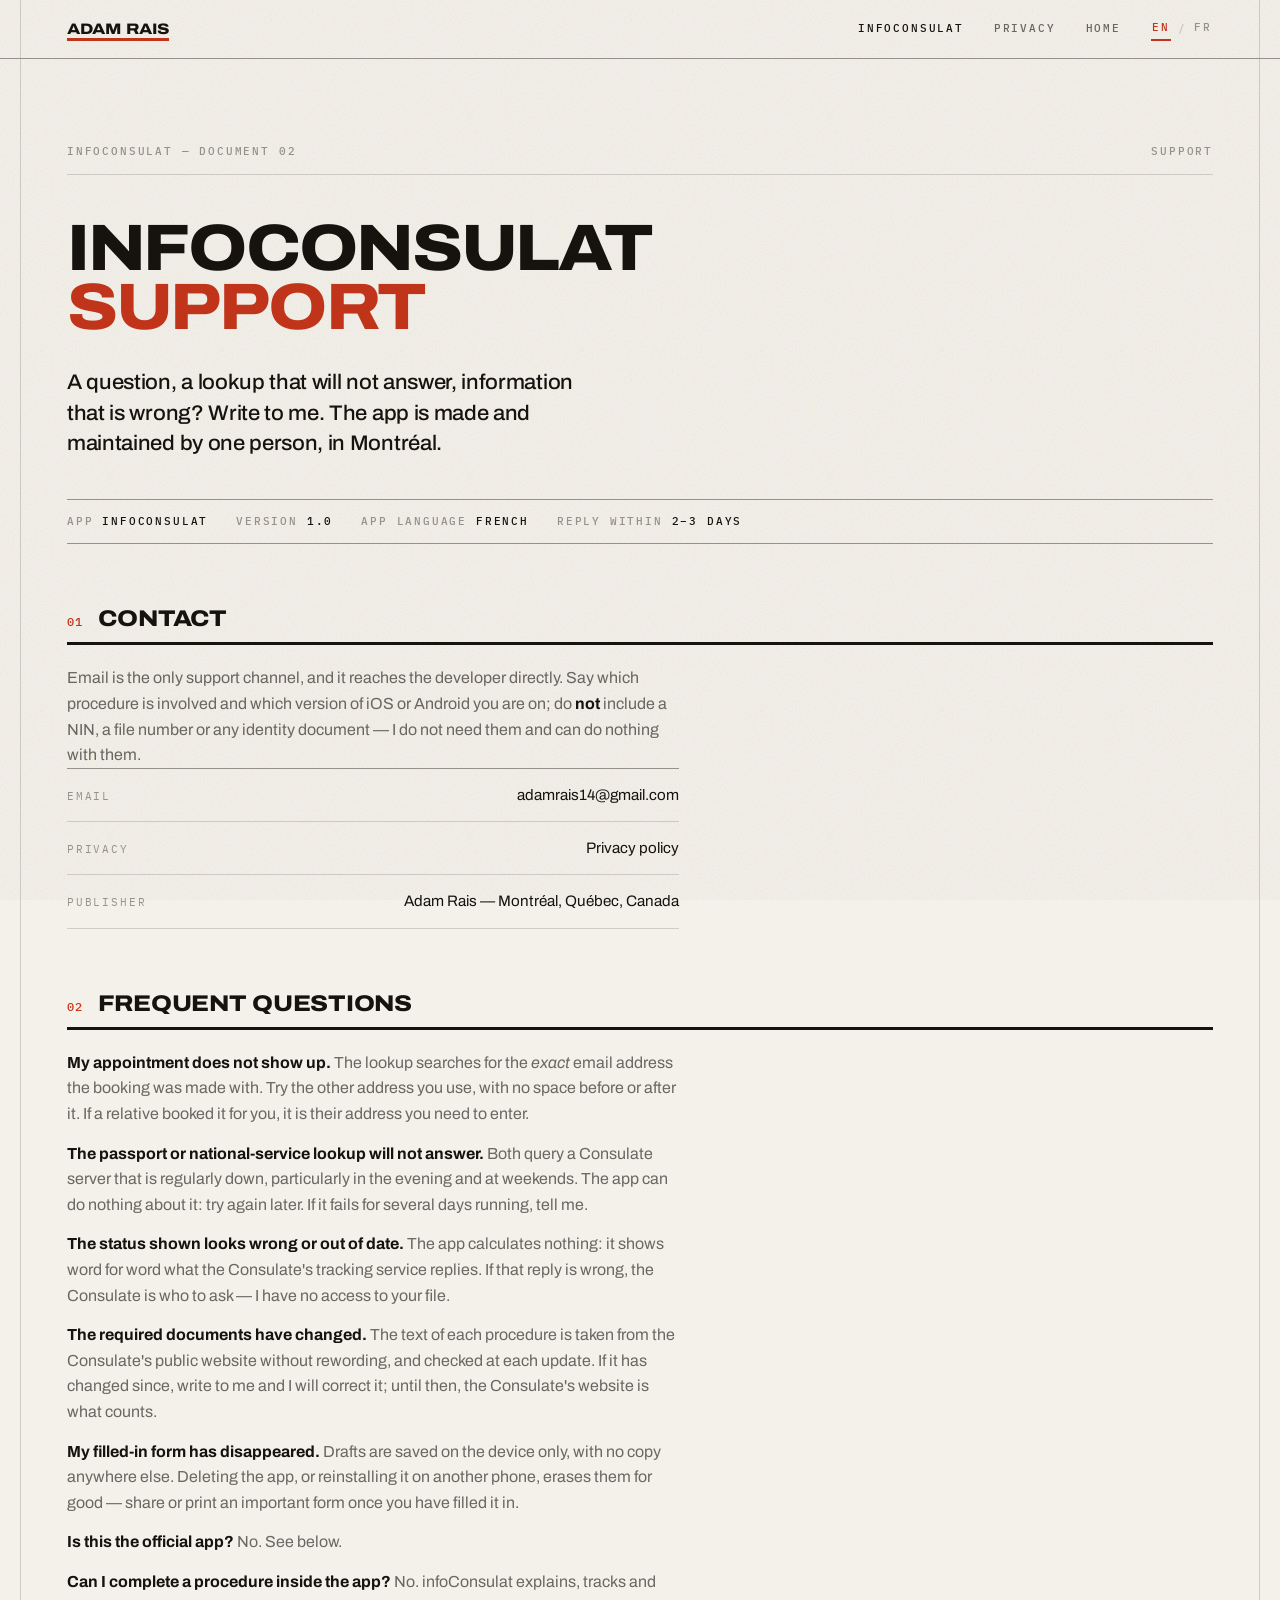
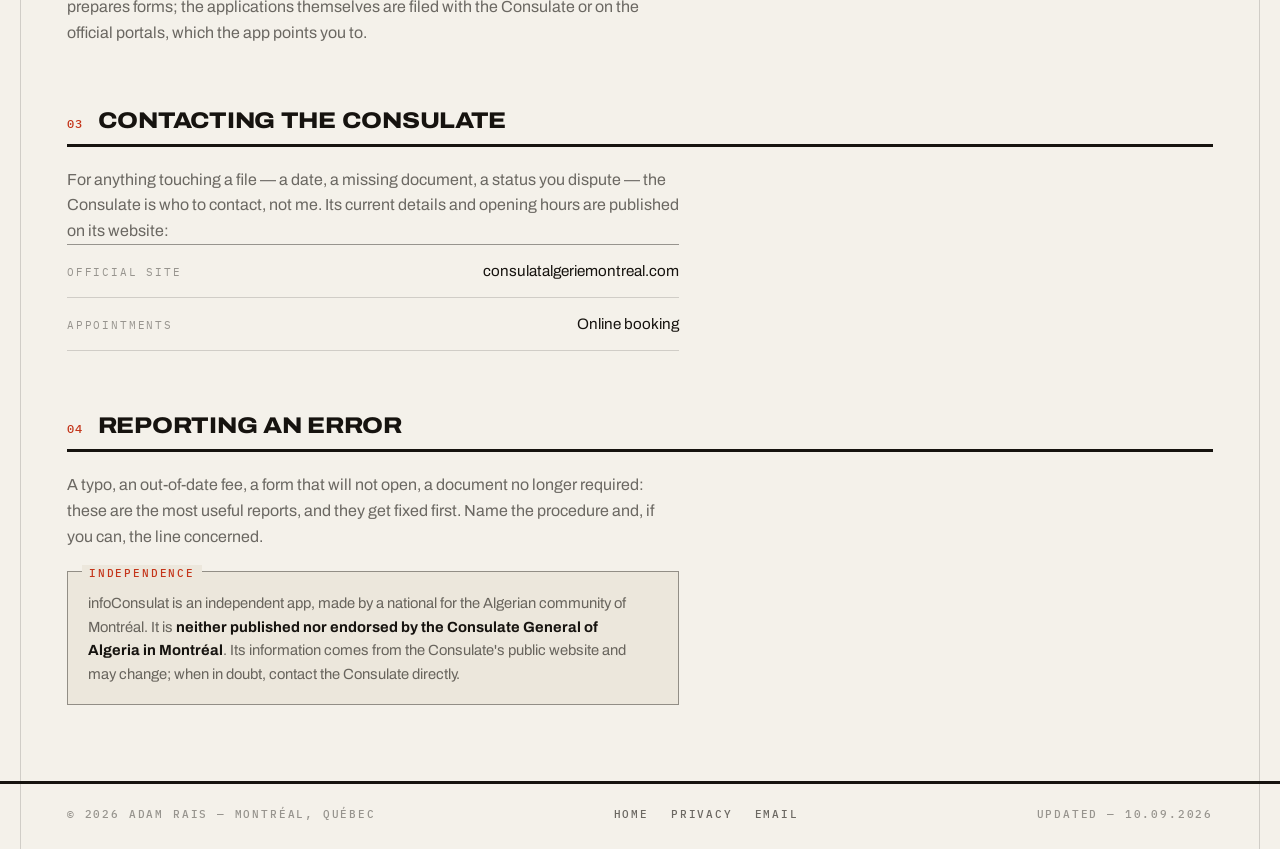
<file: support-infoconsulat.html>
<!DOCTYPE html>
<html lang="fr-CA" data-lang="fr">
<head>
  <meta charset="UTF-8" />
  <meta name="viewport" content="width=device-width, initial-scale=1.0" />
  <title>Assistance — infoConsulat</title>
  <meta name="description" content="Assistance pour l'application infoConsulat, en français et en anglais : questions fréquentes sur les suivis, les formulaires et les rendez-vous, et comment nous joindre." />
  <meta name="theme-color" content="#F4F1EA" />
  <meta property="og:type" content="article" />
  <meta property="og:title" content="Assistance — infoConsulat" />
  <meta property="og:description" content="Questions fréquentes et contact pour l'application infoConsulat." />
  <link rel="icon" href="assets/favicon.png" />
  <link rel="preconnect" href="https://fonts.googleapis.com" />
  <link rel="preconnect" href="https://fonts.gstatic.com" crossorigin />
  <link href="https://fonts.googleapis.com/css2?family=Archivo:wdth,wght@62..125,400..900&family=IBM+Plex+Mono:wght@400;500&display=swap" rel="stylesheet" />
  <link rel="stylesheet" href="assets/doc.css" />
  <script>
    /* Settles the language before first paint. A stored choice wins; failing
       that the browser's own, defaulting to French — the app's language. */
    (function () {
      var l;
      try { l = localStorage.getItem('lang'); } catch (e) {}
      if (l !== 'fr' && l !== 'en') {
        l = (navigator.language || 'fr').toLowerCase().indexOf('en') === 0 ? 'en' : 'fr';
      }
      document.documentElement.dataset.lang = l;
      document.documentElement.lang = l === 'fr' ? 'fr-CA' : 'en';
    })();
  </script>
</head>
<body>

  <header class="masthead">
    <div class="wrap">
      <a href="/" class="mark"><span class="rule-under">Adam Rais</span></a>
      <div class="mast-right mono">
        <span class="mast-meta">infoConsulat</span>
        <a href="privacy-infoconsulat.html"><span class="l-fr">Confidentialité</span><span class="l-en">Privacy</span></a>
        <a href="/"><span class="l-fr">Accueil</span><span class="l-en">Home</span></a>
        <span class="langs" role="group" aria-label="Language / Langue">
          <button type="button" data-set-lang="en" aria-pressed="false">EN</button>
          <span class="sep" aria-hidden="true">/</span>
          <button type="button" data-set-lang="fr" aria-pressed="true">FR</button>
        </span>
      </div>
    </div>
  </header>

  <main class="doc">
    <div class="wrap">

      <!-- ══════════════════ FRANÇAIS ══════════════════ -->
      <div class="l-fr">

        <div class="folio mono">
          <span>infoConsulat — Document 02</span>
          <span>Assistance</span>
        </div>

        <h1 class="doc-title"><span class="hl">Assistance</span> infoConsulat</h1>

        <p class="doc-lede">Une question, un suivi qui ne répond pas, une information erronée ? Écrivez-moi. L'application est faite et maintenue par une seule personne, à Montréal.</p>

        <div class="stamp mono">
          <span>Application <b>infoConsulat</b></span>
          <span>Version <b>1.0</b></span>
          <span>Langue <b>Français</b></span>
          <span>Réponse sous <b>2 à 3 jours</b></span>
        </div>

        <section class="sec">
          <h2 data-n="01">Nous joindre</h2>
          <p>Le courriel est le seul canal d'assistance, et il aboutit directement chez le développeur. Précisez la démarche concernée et votre version d'iOS ou d'Android ; n'incluez <strong>ni NIN, ni numéro de dossier, ni pièce d'identité</strong> — je n'en ai pas besoin et je ne peux rien en faire.</p>
          <div class="rows">
            <a href="mailto:adamrais14@gmail.com?subject=infoConsulat%20—%20assistance">
              <span class="who">Courriel</span>
              <span class="what">adamrais14@gmail.com</span>
            </a>
            <a href="privacy-infoconsulat.html">
              <span class="who">Confidentialité</span>
              <span class="what">Politique de confidentialité</span>
            </a>
            <div class="row">
              <span class="who">Éditeur</span>
              <span class="what">Adam Rais — Montréal, Québec, Canada</span>
            </div>
          </div>
        </section>

        <section class="sec">
          <h2 data-n="02">Questions fréquentes</h2>

          <p><strong>Mon rendez-vous n'apparaît pas.</strong> Le suivi cherche l'adresse courriel <em>exacte</em> avec laquelle la réservation a été faite. Essayez l'autre adresse que vous utilisez, sans espace avant ni après. Si le rendez-vous a été pris par un proche, c'est son adresse qu'il faut saisir.</p>

          <p><strong>Le suivi passeport ou service national ne répond pas.</strong> Ces deux suivis interrogent un serveur du Consulat qui est régulièrement hors service, en particulier le soir et la fin de semaine. L'application ne peut rien y faire : réessayez plus tard. Si l'échec dure plusieurs jours, signalez-le-moi.</p>

          <p><strong>Le statut affiché me paraît faux ou périmé.</strong> L'application ne calcule rien : elle affiche mot pour mot ce que le service de suivi du Consulat lui répond. Si la réponse est erronée, c'est au Consulat qu'il faut s'adresser — je n'ai aucun accès à vos dossiers.</p>

          <p><strong>Les pièces à fournir ont changé.</strong> Le texte des démarches est repris du site public du Consulat, sans reformulation, et vérifié à chaque mise à jour. S'il a changé depuis, écrivez-moi et je corrigerai ; en attendant, le site du Consulat fait foi.</p>

          <p><strong>Mon formulaire rempli a disparu.</strong> Les brouillons sont enregistrés sur l'appareil seulement, sans copie ailleurs. Supprimer l'application, ou la réinstaller sur un autre téléphone, les efface définitivement — pensez à partager ou imprimer un formulaire important une fois rempli.</p>

          <p><strong>L'application est-elle officielle ?</strong> Non. Voir plus bas.</p>

          <p><strong>Puis-je faire une démarche depuis l'application ?</strong> Non. infoConsulat renseigne, suit et prépare des formulaires ; les demandes elles-mêmes se déposent auprès du Consulat ou sur les portails officiels, vers lesquels l'application vous dirige.</p>
        </section>

        <section class="sec">
          <h2 data-n="03">S'adresser au Consulat</h2>
          <p>Pour tout ce qui touche à un dossier — une date, une pièce manquante, un statut contesté — c'est le Consulat qu'il faut joindre, et non moi. Ses coordonnées et ses horaires à jour sont publiés sur son site :</p>
          <div class="rows">
            <a href="https://www.consulatalgeriemontreal.com/v1.0/services_aux_algeriens/index.html" target="_blank" rel="noopener">
              <span class="who">Site officiel</span>
              <span class="what">consulatalgeriemontreal.com</span>
            </a>
            <a href="https://bookings.cloud.microsoft/book/Rendezvous_ConsulatGeneralAlgerieaMontreal@consulatalgeriemontreal.ca/" target="_blank" rel="noopener">
              <span class="who">Rendez-vous</span>
              <span class="what">Prise de rendez-vous en ligne</span>
            </a>
          </div>
        </section>

        <section class="sec">
          <h2 data-n="04">Signaler une erreur</h2>
          <p>Une coquille, un montant obsolète, un formulaire qui ne s'ouvre pas, une pièce à fournir qui n'est plus exigée : ce sont les signalements les plus utiles, et ils sont corrigés en priorité. Indiquez la démarche et, si possible, la ligne concernée.</p>
          <div class="callout">
            <span class="callout-tag mono">Indépendance</span>
            <p>infoConsulat est une application indépendante, réalisée par un ressortissant pour la communauté algérienne de Montréal. Elle <strong>n'est ni éditée ni approuvée par le Consulat Général d'Algérie à Montréal</strong>. Les informations proviennent de son site public et peuvent évoluer ; en cas de doute, contactez directement le Consulat.</p>
          </div>
        </section>

      </div>

      <!-- ══════════════════ ENGLISH ══════════════════ -->
      <div class="l-en">

        <div class="folio mono">
          <span>infoConsulat — Document 02</span>
          <span>Support</span>
        </div>

        <h1 class="doc-title">infoConsulat <span class="hl">support</span></h1>

        <p class="doc-lede">A question, a lookup that will not answer, information that is wrong? Write to me. The app is made and maintained by one person, in Montréal.</p>

        <div class="stamp mono">
          <span>App <b>infoConsulat</b></span>
          <span>Version <b>1.0</b></span>
          <span>App language <b>French</b></span>
          <span>Reply within <b>2–3 days</b></span>
        </div>

        <section class="sec">
          <h2 data-n="01">Contact</h2>
          <p>Email is the only support channel, and it reaches the developer directly. Say which procedure is involved and which version of iOS or Android you are on; do <strong>not</strong> include a NIN, a file number or any identity document — I do not need them and can do nothing with them.</p>
          <div class="rows">
            <a href="mailto:adamrais14@gmail.com?subject=infoConsulat%20—%20support">
              <span class="who">Email</span>
              <span class="what">adamrais14@gmail.com</span>
            </a>
            <a href="privacy-infoconsulat.html">
              <span class="who">Privacy</span>
              <span class="what">Privacy policy</span>
            </a>
            <div class="row">
              <span class="who">Publisher</span>
              <span class="what">Adam Rais — Montréal, Québec, Canada</span>
            </div>
          </div>
        </section>

        <section class="sec">
          <h2 data-n="02">Frequent questions</h2>

          <p><strong>My appointment does not show up.</strong> The lookup searches for the <em>exact</em> email address the booking was made with. Try the other address you use, with no space before or after it. If a relative booked it for you, it is their address you need to enter.</p>

          <p><strong>The passport or national-service lookup will not answer.</strong> Both query a Consulate server that is regularly down, particularly in the evening and at weekends. The app can do nothing about it: try again later. If it fails for several days running, tell me.</p>

          <p><strong>The status shown looks wrong or out of date.</strong> The app calculates nothing: it shows word for word what the Consulate's tracking service replies. If that reply is wrong, the Consulate is who to ask — I have no access to your file.</p>

          <p><strong>The required documents have changed.</strong> The text of each procedure is taken from the Consulate's public website without rewording, and checked at each update. If it has changed since, write to me and I will correct it; until then, the Consulate's website is what counts.</p>

          <p><strong>My filled-in form has disappeared.</strong> Drafts are saved on the device only, with no copy anywhere else. Deleting the app, or reinstalling it on another phone, erases them for good — share or print an important form once you have filled it in.</p>

          <p><strong>Is this the official app?</strong> No. See below.</p>

          <p><strong>Can I complete a procedure inside the app?</strong> No. infoConsulat explains, tracks and prepares forms; the applications themselves are filed with the Consulate or on the official portals, which the app points you to.</p>
        </section>

        <section class="sec">
          <h2 data-n="03">Contacting the Consulate</h2>
          <p>For anything touching a file — a date, a missing document, a status you dispute — the Consulate is who to contact, not me. Its current details and opening hours are published on its website:</p>
          <div class="rows">
            <a href="https://www.consulatalgeriemontreal.com/v1.0/services_aux_algeriens/index.html" target="_blank" rel="noopener">
              <span class="who">Official site</span>
              <span class="what">consulatalgeriemontreal.com</span>
            </a>
            <a href="https://bookings.cloud.microsoft/book/Rendezvous_ConsulatGeneralAlgerieaMontreal@consulatalgeriemontreal.ca/" target="_blank" rel="noopener">
              <span class="who">Appointments</span>
              <span class="what">Online booking</span>
            </a>
          </div>
        </section>

        <section class="sec">
          <h2 data-n="04">Reporting an error</h2>
          <p>A typo, an out-of-date fee, a form that will not open, a document no longer required: these are the most useful reports, and they get fixed first. Name the procedure and, if you can, the line concerned.</p>
          <div class="callout">
            <span class="callout-tag mono">Independence</span>
            <p>infoConsulat is an independent app, made by a national for the Algerian community of Montréal. It is <strong>neither published nor endorsed by the Consulate General of Algeria in Montréal</strong>. Its information comes from the Consulate's public website and may change; when in doubt, contact the Consulate directly.</p>
          </div>
        </section>

      </div>

    </div>
  </main>

  <footer>
    <div class="wrap mono">
      <span>© 2026 Adam Rais — Montréal, Québec</span>
      <ul class="foot-links">
        <li><a href="/"><span class="l-fr">Accueil</span><span class="l-en">Home</span></a></li>
        <li><a href="privacy-infoconsulat.html"><span class="l-fr">Confidentialité</span><span class="l-en">Privacy</span></a></li>
        <li><a href="mailto:adamrais14@gmail.com"><span class="l-fr">Courriel</span><span class="l-en">Email</span></a></li>
      </ul>
      <span><span class="l-fr">Mise à jour — 10.09.2026</span><span class="l-en">Updated — 10.09.2026</span></span>
    </div>
  </footer>

  <script src="assets/lang.js"></script>

</body>
</html>
</file>
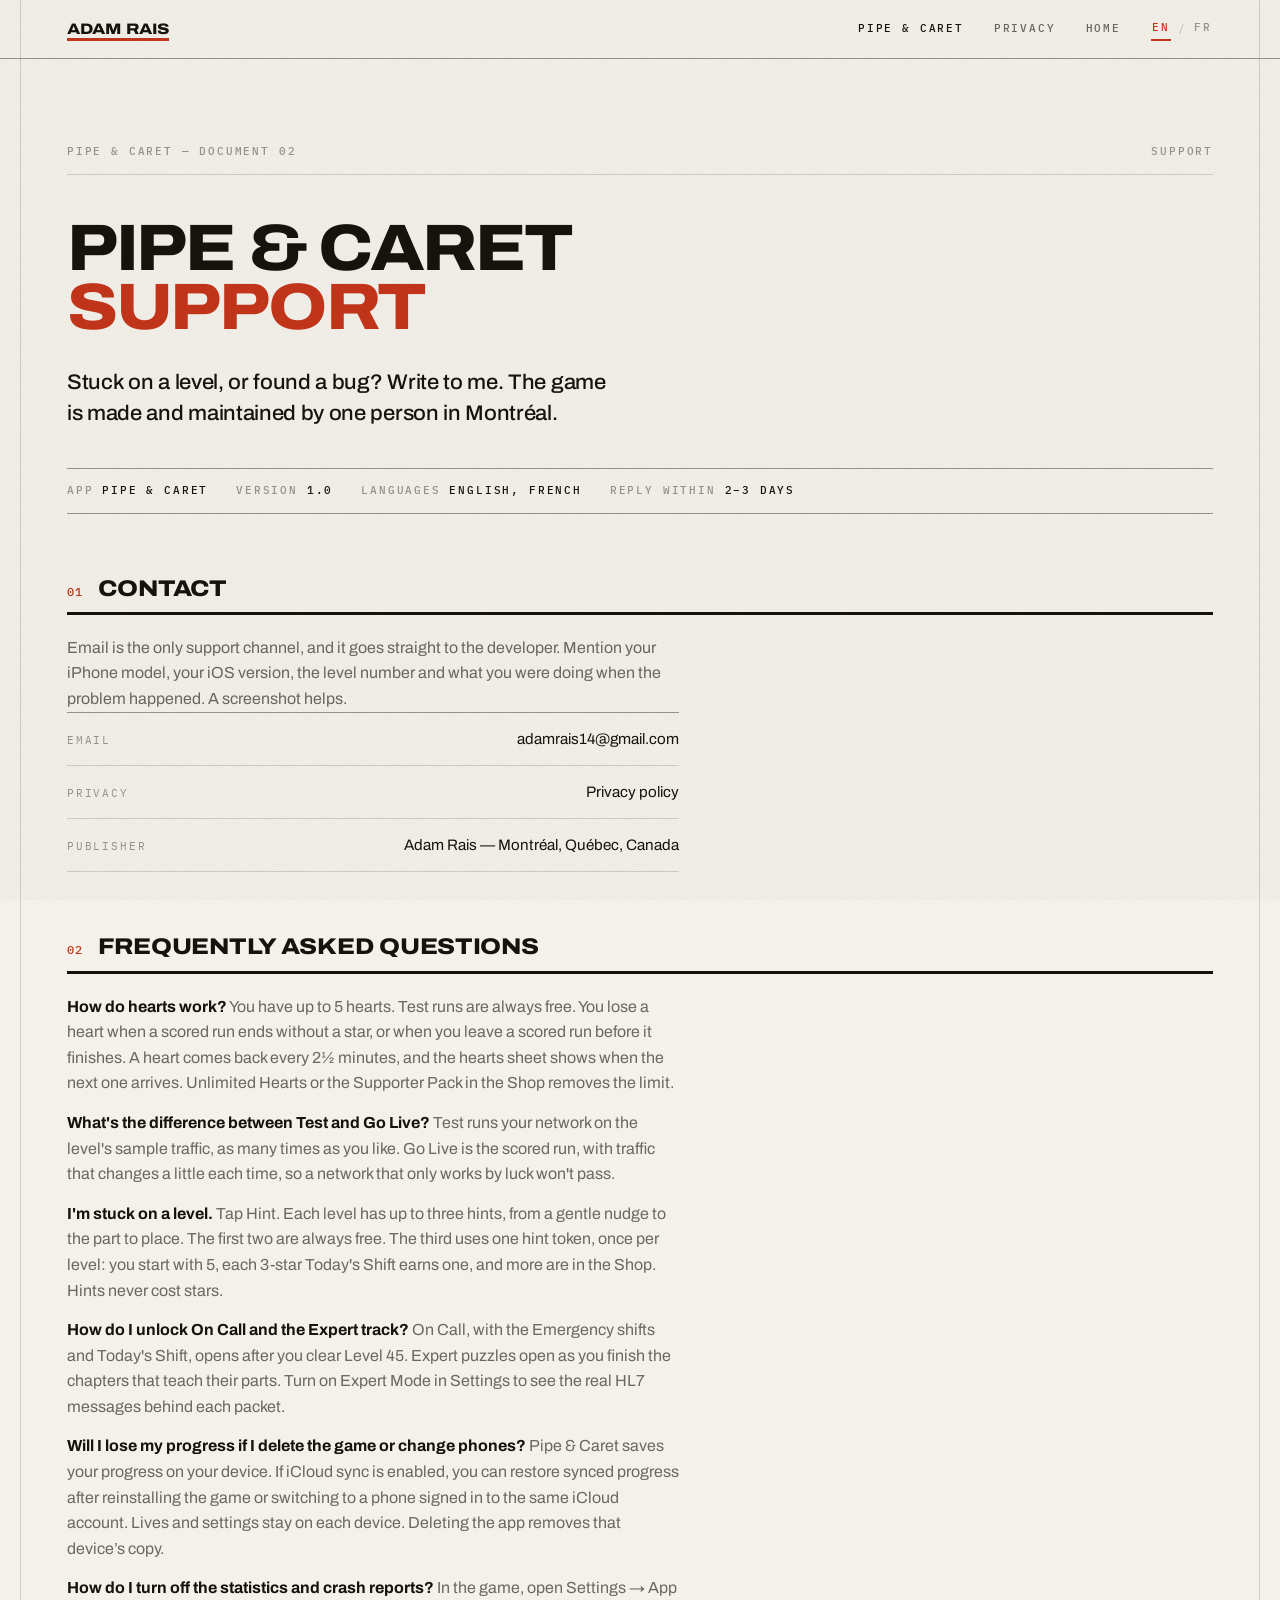
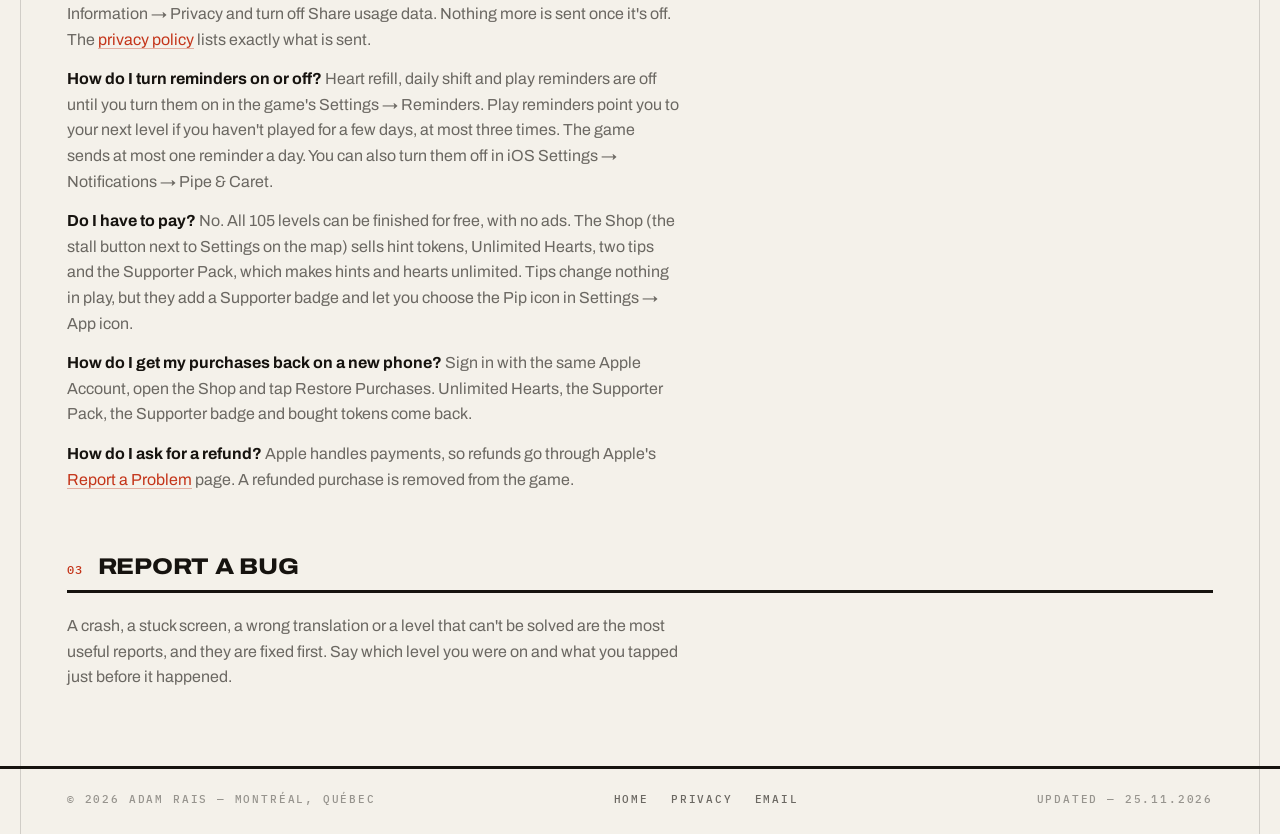
<file: support-pipeandcaret.html>
<!DOCTYPE html>
<html lang="en" data-lang="en">
<head>
  <meta charset="UTF-8" />
  <meta name="viewport" content="width=device-width, initial-scale=1.0" />
  <title>Support — Pipe &amp; Caret</title>
  <meta name="description" content="Help and contact for the Pipe &amp; Caret iPhone puzzle game, in English and French: hearts, hints, Go Live, progress and privacy settings." />
  <meta name="theme-color" content="#F4F1EA" />
  <meta property="og:type" content="article" />
  <meta property="og:title" content="Support — Pipe &amp; Caret" />
  <meta property="og:description" content="Stuck on a level, or found a bug? Write to the developer." />
  <link rel="icon" href="assets/favicon.png" />
  <link rel="preconnect" href="https://fonts.googleapis.com" />
  <link rel="preconnect" href="https://fonts.gstatic.com" crossorigin />
  <link href="https://fonts.googleapis.com/css2?family=Archivo:wdth,wght@62..125,400..900&family=IBM+Plex+Mono:wght@400;500&display=swap" rel="stylesheet" />
  <link rel="stylesheet" href="assets/doc.css" />
  <script>
    /* Settles the language before first paint. A stored choice wins; failing
       that the browser's own, defaulting to English. */
    (function () {
      var l;
      try { l = localStorage.getItem('lang'); } catch (e) {}
      if (l !== 'fr' && l !== 'en') {
        l = (navigator.language || 'en').toLowerCase().indexOf('fr') === 0 ? 'fr' : 'en';
      }
      document.documentElement.dataset.lang = l;
      document.documentElement.lang = l === 'fr' ? 'fr-CA' : 'en';
    })();
  </script>
</head>
<body>

  <header class="masthead">
    <div class="wrap">
      <a href="/" class="mark"><span class="rule-under">Adam Rais</span></a>
      <div class="mast-right mono">
        <span class="mast-meta">Pipe &amp; Caret</span>
        <a href="privacy-pipeandcaret.html"><span class="l-fr">Confidentialité</span><span class="l-en">Privacy</span></a>
        <a href="/"><span class="l-fr">Accueil</span><span class="l-en">Home</span></a>
        <span class="langs" role="group" aria-label="Language / Langue">
          <button type="button" data-set-lang="en" aria-pressed="true">EN</button>
          <span class="sep" aria-hidden="true">/</span>
          <button type="button" data-set-lang="fr" aria-pressed="false">FR</button>
        </span>
      </div>
    </div>
  </header>

  <main class="doc">
    <div class="wrap">

      <!-- ══════════════════ ENGLISH ══════════════════ -->
      <div class="l-en">

        <div class="folio mono">
          <span>Pipe &amp; Caret — Document 02</span>
          <span>Support</span>
        </div>

        <h1 class="doc-title">Pipe &amp; Caret <span class="hl">support</span></h1>

        <p class="doc-lede">Stuck on a level, or found a bug? Write to me. The game is made and maintained by one person in Montréal.</p>

        <div class="stamp mono">
          <span>App <b>Pipe &amp; Caret</b></span>
          <span>Version <b>1.0</b></span>
          <span>Languages <b>English, French</b></span>
          <span>Reply within <b>2–3 days</b></span>
        </div>

        <section class="sec">
          <h2 data-n="01">Contact</h2>
          <p>Email is the only support channel, and it goes straight to the developer. Mention your iPhone model, your iOS version, the level number and what you were doing when the problem happened. A screenshot helps.</p>
          <div class="rows">
            <a href="mailto:adamrais14@gmail.com?subject=Pipe%20%26%20Caret%20—%20support">
              <span class="who">Email</span>
              <span class="what">adamrais14@gmail.com</span>
            </a>
            <a href="privacy-pipeandcaret.html">
              <span class="who">Privacy</span>
              <span class="what">Privacy policy</span>
            </a>
            <div class="row">
              <span class="who">Publisher</span>
              <span class="what">Adam Rais — Montréal, Québec, Canada</span>
            </div>
          </div>
        </section>

        <section class="sec">
          <h2 data-n="02">Frequently asked questions</h2>

          <p><strong>How do hearts work?</strong> You have up to 5 hearts. Test runs are always free. You lose a heart when a scored run ends without a star, or when you leave a scored run before it finishes. A heart comes back every 2½ minutes, and the hearts sheet shows when the next one arrives. Unlimited Hearts or the Supporter Pack in the Shop removes the limit.</p>

          <p><strong>What's the difference between Test and Go Live?</strong> Test runs your network on the level's sample traffic, as many times as you like. Go Live is the scored run, with traffic that changes a little each time, so a network that only works by luck won't pass.</p>

          <p><strong>I'm stuck on a level.</strong> Tap Hint. Each level has up to three hints, from a gentle nudge to the part to place. The first two are always free. The third uses one hint token, once per level: you start with 5, each 3-star Today's Shift earns one, and more are in the Shop. Hints never cost stars.</p>

          <p><strong>How do I unlock On Call and the Expert track?</strong> On Call, with the Emergency shifts and Today's Shift, opens after you clear Level 45. Expert puzzles open as you finish the chapters that teach their parts. Turn on Expert Mode in Settings to see the real HL7 messages behind each packet.</p>

          <p><strong>Will I lose my progress if I delete the game or change phones?</strong> Pipe &amp; Caret saves your progress on your device. If iCloud sync is enabled, you can restore synced progress after reinstalling the game or switching to a phone signed in to the same iCloud account. Lives and settings stay on each device. Deleting the app removes that device’s copy.</p>

          <p><strong>How do I turn off the statistics and crash reports?</strong> In the game, open Settings → App Information → Privacy and turn off Share usage data. Nothing more is sent once it's off. The <a href="privacy-pipeandcaret.html">privacy policy</a> lists exactly what is sent.</p>

          <p><strong>How do I turn reminders on or off?</strong> Heart refill, daily shift and play reminders are off until you turn them on in the game's Settings → Reminders. Play reminders point you to your next level if you haven't played for a few days, at most three times. The game sends at most one reminder a day. You can also turn them off in iOS Settings → Notifications → Pipe &amp; Caret.</p>

          <p><strong>Do I have to pay?</strong> No. All 105 levels can be finished for free, with no ads. The Shop (the stall button next to Settings on the map) sells hint tokens, Unlimited Hearts, two tips and the Supporter Pack, which makes hints and hearts unlimited. Tips change nothing in play, but they add a Supporter badge and let you choose the Pip icon in Settings → App icon.</p>

          <p><strong>How do I get my purchases back on a new phone?</strong> Sign in with the same Apple Account, open the Shop and tap Restore Purchases. Unlimited Hearts, the Supporter Pack, the Supporter badge and bought tokens come back.</p>

          <p><strong>How do I ask for a refund?</strong> Apple handles payments, so refunds go through Apple's <a href="https://reportaproblem.apple.com">Report a Problem</a> page. A refunded purchase is removed from the game.</p>
        </section>

        <section class="sec">
          <h2 data-n="03">Report a bug</h2>
          <p>A crash, a stuck screen, a wrong translation or a level that can't be solved are the most useful reports, and they are fixed first. Say which level you were on and what you tapped just before it happened.</p>
        </section>

      </div>

      <!-- ══════════════════ FRANÇAIS ══════════════════ -->
      <div class="l-fr">

        <div class="folio mono">
          <span>Pipe &amp; Caret — Document 02</span>
          <span>Assistance</span>
        </div>

        <h1 class="doc-title"><span class="hl">Assistance</span> Pipe &amp; Caret</h1>

        <p class="doc-lede">Bloqué sur un niveau, ou un bogue à signaler? Écrivez-moi. Le jeu est fait et maintenu par une seule personne, à Montréal.</p>

        <div class="stamp mono">
          <span>Application <b>Pipe &amp; Caret</b></span>
          <span>Version <b>1.0</b></span>
          <span>Langues <b>Français, anglais</b></span>
          <span>Réponse sous <b>2 à 3 jours</b></span>
        </div>

        <section class="sec">
          <h2 data-n="01">Nous joindre</h2>
          <p>Le courriel est le seul canal d'assistance, et il aboutit directement chez le développeur. Précisez votre modèle d'iPhone, votre version d'iOS, le numéro du niveau et ce que vous faisiez quand le problème est survenu. Une capture d'écran aide.</p>
          <div class="rows">
            <a href="mailto:adamrais14@gmail.com?subject=Pipe%20%26%20Caret%20—%20assistance">
              <span class="who">Courriel</span>
              <span class="what">adamrais14@gmail.com</span>
            </a>
            <a href="privacy-pipeandcaret.html">
              <span class="who">Confidentialité</span>
              <span class="what">Politique de confidentialité</span>
            </a>
            <div class="row">
              <span class="who">Éditeur</span>
              <span class="what">Adam Rais — Montréal, Québec, Canada</span>
            </div>
          </div>
        </section>

        <section class="sec">
          <h2 data-n="02">Questions fréquentes</h2>

          <p><strong>Comment fonctionnent les cœurs?</strong> Vous avez jusqu'à 5 cœurs. Les essais sont toujours gratuits. Vous perdez un cœur quand une partie notée se termine sans étoile, ou quand vous quittez une partie notée avant la fin. Un cœur revient toutes les 2 minutes et demie, et la fiche des cœurs indique quand arrive le prochain. Les cœurs illimités ou le Forfait Soutien, dans la boutique, retirent la limite.</p>

          <p><strong>Quelle est la différence entre Tester et En direct?</strong> Tester fait passer le trafic d'exemple du niveau dans votre réseau, autant de fois que vous voulez. En direct est la partie notée, avec un trafic qui change un peu à chaque fois : un réseau qui ne fonctionne que par chance ne passera pas.</p>

          <p><strong>Je suis bloqué sur un niveau.</strong> Touchez Indice. Chaque niveau offre jusqu'à trois indices, du petit coup de pouce jusqu'à la pièce à placer. Les deux premiers sont toujours gratuits. Le troisième utilise un jeton d’indice, une seule fois par niveau : vous en avez 5 au départ, chaque garde du jour à 3 étoiles en rapporte un, et la boutique en offre d’autres. Les indices ne coûtent jamais d’étoiles.</p>

          <p><strong>Comment débloquer De garde et le parcours expert?</strong> De garde, avec les gardes d’urgence et la garde du jour, s'ouvre quand vous réussissez le niveau 45. Les casse-têtes experts s'ouvrent à mesure que vous terminez les chapitres qui enseignent leurs pièces. Activez le mode expert dans les Réglages pour voir les vrais messages HL7 derrière chaque paquet.</p>

          <p><strong>Vais-je perdre ma progression si je supprime le jeu ou change de téléphone?</strong> Pipe &amp; Caret enregistre votre progression sur l’appareil. Si la synchronisation iCloud est activée, vous pouvez restaurer la progression synchronisée après une réinstallation ou sur un téléphone connecté au même compte iCloud. Vos vies et vos réglages restent sur chaque appareil. Supprimer l’application efface la copie sur cet appareil.</p>

          <p><strong>Comment désactiver les statistiques et les rapports de plantage?</strong> Dans le jeu, ouvrez Réglages → Application → Confidentialité et désactivez Partager les données d’utilisation. Plus rien n'est envoyé une fois désactivé. La <a href="privacy-pipeandcaret.html">politique de confidentialité</a> détaille exactement ce qui est envoyé.</p>

          <p><strong>Comment activer ou désactiver les rappels?</strong> Les rappels de recharge des cœurs, de garde du jour et de jeu sont désactivés tant que vous ne les activez pas dans les Réglages du jeu → Rappels. Les rappels de jeu vous mènent à votre prochain niveau si vous n’avez pas joué depuis quelques jours, trois fois au plus. Le jeu envoie au plus un rappel par jour. Vous pouvez aussi les désactiver dans Réglages d'iOS → Notifications → Pipe &amp; Caret.</p>

          <p><strong>Dois-je payer?</strong> Non. Les 105 niveaux peuvent être terminés gratuitement, sans publicité. La boutique (le bouton de kiosque à côté des Réglages, sur la carte) offre des jetons d’indice, les cœurs illimités, deux pourboires et le Forfait Soutien, qui rend les indices et les cœurs illimités. Les pourboires ne changent rien au jeu, mais ils ajoutent un badge de partisan et permettent de choisir l’icône de Pip dans Réglages → Icône de l’app.</p>

          <p><strong>Comment récupérer mes achats sur un nouveau téléphone?</strong> Connectez-vous avec le même compte Apple, ouvrez la boutique et touchez Restaurer les achats. Les cœurs illimités, le Forfait Soutien, le badge de partisan et les jetons achetés reviennent.</p>

          <p><strong>Comment demander un remboursement?</strong> Apple traite les paiements, donc les remboursements passent par la page <a href="https://reportaproblem.apple.com">Signaler un problème</a> d’Apple. Un achat remboursé est retiré du jeu.</p>
        </section>

        <section class="sec">
          <h2 data-n="03">Signaler un bogue</h2>
          <p>Un plantage, un écran bloqué, une traduction erronée ou un niveau impossible à résoudre sont les signalements les plus utiles, et ils sont corrigés en priorité. Indiquez sur quel niveau vous étiez et ce que vous avez touché juste avant.</p>
        </section>

      </div>

    </div>
  </main>

  <footer>
    <div class="wrap mono">
      <span>© 2026 Adam Rais — Montréal, Québec</span>
      <ul class="foot-links">
        <li><a href="/"><span class="l-fr">Accueil</span><span class="l-en">Home</span></a></li>
        <li><a href="privacy-pipeandcaret.html"><span class="l-fr">Confidentialité</span><span class="l-en">Privacy</span></a></li>
        <li><a href="mailto:adamrais14@gmail.com"><span class="l-fr">Courriel</span><span class="l-en">Email</span></a></li>
      </ul>
      <span><span class="l-fr">Mise à jour — 25.11.2026</span><span class="l-en">Updated — 25.11.2026</span></span>
    </div>
  </footer>

  <script src="assets/lang.js"></script>

</body>
</html>
</file>
<file: assets/tobi.css>
.tobi {
  background-color: rgba(26, 42, 58, 0.94);
  bottom: 0;
  box-sizing: border-box;
  contain: strict;
  font-size: 18px;
  left: 0;
  line-height: 1.5555555555555556;
  overflow: hidden;
  position: fixed;
  right: 0;
  top: 0;
  z-index: 1337;
}

.tobi[aria-hidden="true"] {
  display: none;
}

.tobi *,
.tobi *::before,
.tobi *::after {
  box-sizing: inherit;
}

.tobi-is-open {
  overflow-y: hidden;
}

.tobi__slider {
  bottom: 0;
  left: 0;
  position: absolute;
  right: 0;
  top: 0;
  will-change: transform;
}

.tobi__slider:not(.tobi__slider--is-dragging) {
  transition-duration: 0.3s;
  transition-property: transform;
  transition-timing-function: cubic-bezier(0.19, 1, 0.22, 1);
}

@media screen and (prefers-reduced-motion: reduce) {
  .tobi__slider:not(.tobi__slider--is-dragging) {
    transition: none;
  }
}

.tobi__slider--is-draggable [data-type] {
  cursor: -webkit-grab;
  cursor: grab;
}

.tobi__slider--is-dragging [data-type] {
  cursor: -webkit-grabbing;
  cursor: grabbing;
}

.tobi__slide {
  align-items: center;
  display: flex;
  height: 100%;
  justify-content: center;
  width: 100%;
}

.tobi__slide:not(.tobi__slide--is-active) {
  visibility: hidden;
}

.tobi [data-type] {
  max-height: 85vh;
  max-width: 85vw;
  overflow: hidden;
  overflow-y: auto;
  overscroll-behavior: contain;
}

.tobi [data-type] iframe,
.tobi [data-type] video {
  display: block !important;
}

.tobi [data-type] > figure {
  margin: 0;
  position: relative;
}

.tobi [data-type] > figure > img {
  display: block;
  height: auto;
  max-height: 85vh;
  max-width: 85vw;
  width: auto;
}

.tobi [data-type] > figure > figcaption {
  background-color: rgba(255, 255, 255, 0.94);
  bottom: 0;
  color: #1a2a3a;
  padding: 0.22222em 0.44444em;
  position: absolute;
  white-space: pre-wrap;
  width: 100%;
}

.tobi [data-type="html"] video {
  cursor: auto;
  max-height: 85vh;
  max-width: 85vw;
}

.tobi [data-type="iframe"] {
  /* Fix iframe scrolling on iOS */
  -webkit-overflow-scrolling: touch;
  transform: translate3d(0, 0, 0);
}

.tobi [data-type="iframe"] iframe {
  height: 85vh;
  width: 85vw;
}

.tobi > button {
  background-color: transparent;
  border: 0.05556em solid transparent;
  color: #fff;
  cursor: pointer;
  font: inherit;
  line-height: 1;
  margin: 0;
  opacity: 0.5;
  padding: 0.22222em;
  position: absolute;
  touch-action: manipulation;
  transition-duration: 0.3s;
  transition-property: opacity, transform;
  transition-timing-function: cubic-bezier(0.19, 1, 0.22, 1);
  will-change: opacity, transform;
  z-index: 1;
}

@media screen and (prefers-reduced-motion: reduce) {
  .tobi > button {
    transition: none;
    will-change: opacity;
  }
}

.tobi > button svg {
  pointer-events: none;
  stroke: #fff;
  stroke-width: 1;
  stroke-linecap: square;
  stroke-linejoin: miter;
  fill: none;
  color: #fff;
}

.tobi > button:active, .tobi > button:focus, .tobi > button:hover {
  opacity: 1;
  transform: scale(0.84);
}

@media screen and (prefers-reduced-motion: reduce) {
  .tobi > button:active, .tobi > button:focus, .tobi > button:hover {
    transform: none;
  }
}

.tobi > button.tobi__prev, .tobi > button.tobi__next {
  top: calc(50% - 1.94444em);
}

.tobi > button.tobi__prev svg, .tobi > button.tobi__next svg {
  height: 3.88889em;
  width: 3.88889em;
}

.tobi > button.tobi__prev {
  left: 0;
}

.tobi > button.tobi__next {
  right: 0;
}

.tobi > button.tobi__close {
  right: 0.27778em;
  top: 1em;
}

.tobi > button.tobi__close svg {
  height: 3.33333em;
  width: 3.33333em;
}

.tobi > button:disabled, .tobi > button[aria-hidden="true"] {
  display: none;
}

.tobi__counter {
  background-color: transparent;
  color: #fff;
  font-size: 1.11111em;
  left: 1em;
  line-height: 1;
  position: absolute;
  top: 2.22222em;
  z-index: 1;
}

.tobi__counter[aria-hidden="true"] {
  display: none;
}

.tobi-loader {
  display: inline-block;
  height: 5.55556em;
  left: calc(50% - 2.77778em);
  position: absolute;
  top: calc(50% - 2.77778em);
  width: 5.55556em;
}

.tobi-loader::before {
  animation: spin 1s infinite;
  border-radius: 100%;
  border: 0.22222em solid #949ba3;
  border-top-color: #fff;
  bottom: 0;
  content: "";
  left: 0;
  position: absolute;
  right: 0;
  top: 0;
  z-index: 1;
}

.tobi-zoom {
  border: 0;
  box-shadow: none;
  display: inline-block;
  position: relative;
  text-decoration: none;
}

.tobi-zoom img {
  display: block;
}

.tobi-zoom__icon {
  background-color: rgba(26, 42, 58, 0.94);
  bottom: 0;
  color: #fff;
  line-height: 1;
  position: absolute;
  right: 0;
}

.tobi-zoom__icon svg {
  color: #fff;
  fill: none;
  height: 1.11111em;
  padding: 0.22222em;
  pointer-events: none;
  stroke-linecap: square;
  stroke-linejoin: miter;
  stroke-width: 2;
  stroke: #fff;
  width: 1.11111em;
}

@keyframes spin {
  to {
    transform: rotate(360deg);
  }
}
</file>
<file: assets/style.css>
:root {
  --font-xl: 42px;
  --font-lg: 24px;
  --font-md: 20px;
  --font-sm: 18px;
  --font-xs: 16px;
  --font-xxs: 14px;
}
@media (max-width: 768px) {
  :root {
    --font-xl: 18px;
    --font-lg: 16px;
    --font-md: 14px;
    --font-sm: 12px;
    --font-xs: 12px;
    --font-xxs: 12px;
  }
}

body {
  font-family: -apple-system, BlinkMacSystemFont, "Segoe UI", Roboto, Oxygen-Sans, Ubuntu, Cantarell, "Helvetica Neue", sans-serif;
  color: #222;
  display: flex;
  min-height: 100vh;
  flex-direction: column;
  font-size: var(--font-md);
  background-color: #fff;
  background-image: url([data-uri]);
  background-size: cover;
  background-position-x: 20vw;
  background-position-y: -10vh;
  background-repeat: no-repeat;
  line-height: 1.4;
}

main {
  flex: 1;
  width: 100%;
}

a {
  color: #65638f;
  text-decoration: none;
}
a:hover {
  color: #5A51FE;
}

.button {
  display: flex;
  background: linear-gradient(65deg, #DA552F, #ea8e39);
  font-family: "Heebo", sans-serif;
  color: #fff;
  display: inline-flex;
  font-size: var(--font-xxs);
  letter-spacing: 0px;
  font-weight: 700;
  line-height: 16px;
  text-transform: uppercase;
  text-decoration: none !important;
  border: none;
  border-radius: 2px;
  cursor: pointer;
  justify-content: center;
  padding: 16px 32px;
  text-align: center;
  white-space: nowrap;
  box-shadow: 0 8px 24px rgba(32, 43, 54, 0.12);
  mix-blend-mode: multiply;
  transition: all 0.15s ease;
}
.button:hover {
  color: #fff;
  box-shadow: 0 8px 24px rgba(32, 43, 54, 0.25);
}
.button--link {
  background: rgba(0, 0, 0, 0);
  color: #5A51FE;
  box-shadow: none;
}
.button--link:hover {
  color: #8751FE;
  box-shadow: none;
}

.accent {
  color: #5A51FE;
}

.container {
  max-width: 960px;
  padding: 0 30px;
  margin: auto;
}

h1, h2 {
  font-family: "Heebo", sans-serif;
}

.container-desktop {
  max-width: 960px;
  padding: 0 30px;
  margin: auto;
}
@media (max-width: 768px) {
  .container-desktop {
    max-width: 100%;
    padding: 0;
  }
}

.tobi-zoom__icon {
  display: none;
}

.app__header {
  display: flex;
  flex-direction: row;
  margin-top: 128px;
  margin-bottom: 128px;
  align-items: center;
}
@media (max-width: 768px) {
  .app__header {
    align-items: flex-start;
    margin-top: 32px;
    margin-bottom: 16px;
  }
}
.app__logo-wrapper {
  display: inline-block;
  background-image: url("ios-mask-border-128.svg");
  background-size: contain;
  max-width: 250px;
  max-height: 250px;
  padding: 1px;
  margin-right: 64px;
  width: 100%;
  height: 100%;
  background-repeat: no-repeat;
}
html[dir=rtl] .app__logo-wrapper {
  margin-left: 64px;
  margin-right: 0;
}
@media (max-width: 768px) {
  .app__logo-wrapper {
    max-width: 100px;
    max-height: 100px;
    margin-right: 16px;
  }
}
.app__logo {
  border-radius: 22.5%;
  mask-image: url("ios-mask.svg");
  mask-size: cover;
  width: 100%;
  height: auto;
}
.app__name {
  font-size: var(--font-xl);
  margin: 0;
}
.app__description {
  font-size: var(--font-lg);
}
@media (max-width: 768px) {
  .app__description {
    margin-top: 8px;
    margin-bottom: 0;
  }
}
.app__screenshots-list {
  display: grid;
  grid-template-columns: 200px 200px 200px 200px 200px 200px;
  grid-column-gap: 20px;
  padding: 30px 0;
}
@media (max-width: 768px) {
  .app__screenshots-list {
    padding: 32px;
    width: 800px;
  }
}
.app__screenshot {
  width: 100%;
  border-radius: 16px;
  box-shadow: 0 12px 48px rgba(17, 16, 62, 0.12);
  transition: all 0.3s ease-in-out;
  transform: scale(1);
  cursor: pointer;
}
.app__screenshot:hover {
  box-shadow: 0 24px 48px rgba(17, 16, 62, 0.12);
  transform: scale(1.05);
}
.app__screenshots-wrapper {
  overflow-y: auto;
}
.app__buttons {
  display: flex;
  flex-direction: row;
  align-items: center;
  margin-left: -9.8px;
}
.app__buttons--mobile {
  display: none;
}
@media (max-width: 768px) {
  .app__buttons {
    margin-left: 0;
    margin-bottom: 64px;
  }
  .app__buttons--mobile {
    display: flex;
    justify-content: center;
  }
  .app__buttons--desktop {
    display: none;
  }
}
.app__button-play img {
  width: 176.4px;
}
.app__button-ios img {
  width: 140px;
}
.app__button-web {
  margin-left: 12px;
}
.app__button-web img {
  width: 157px;
}
@media (max-width: 768px) {
  .app__button-play img {
    width: 126px;
  }
  .app__button-ios img {
    width: 100px;
  }
  .app__button-web {
    margin-left: 8px;
  }
  .app__button-web img {
    width: 112px;
  }
}
.app__section-title {
  font-size: var(--font-lg);
}
.app__section {
  margin-bottom: 128px;
}
@media (max-width: 768px) {
  .app__section {
    margin-bottom: 64px;
  }
}
.app__featured-content {
  display: grid;
  grid-template-columns: 1fr 1fr 1fr 1fr;
  grid-column-gap: 32px;
  align-items: center;
}
@media (max-width: 768px) {
  .app__featured-content {
    display: block;
    padding: 32px;
  }
}
.app__featured-image {
  width: 100%;
  margin: auto;
}

.footer {
  padding: 16px 0;
  font-size: var(--font-xs) !important;
}
.footer a {
  font-size: var(--font-xs) !important;
}
.footer__container {
  color: #65638f;
  display: flex;
  width: 100%;
  justify-content: space-between;
  align-items: center;
}
@media (max-width: 768px) {
  .footer__container {
    flex-direction: column-reverse;
    align-items: flex-start;
  }
}
.footer__links {
  list-style: none;
  display: flex;
  padding-left: 0;
}
.footer__link {
  margin-left: 32px;
}
@media (max-width: 768px) {
  .footer__link {
    margin-left: 0;
    margin-right: 8px;
  }
}

.page {
  max-width: 960px;
  padding: 0 30px;
  margin: auto;
}

.darkmode-toggle {
  z-index: 500;
}

.darkmode-background {
  background-image: url([data-uri]) !important;
  background-size: cover !important;
  background-position-x: 20vw !important;
  background-position-y: -10vh !important;
  background-repeat: no-repeat !important;
}
</file>
<file: assets/doc.css>
/* ───────────────────────────────────────────────────────────────
   doc.css — shared chrome for the document pages (privacy, support).
   The tokens mirror the ones inlined at the top of index.html; keep
   the two in step if the palette ever moves.
   ─────────────────────────────────────────────────────────────── */

*, *::before, *::after { box-sizing: border-box; margin: 0; padding: 0; }

:root {
  --paper:   #F4F1EA;
  --paper-2: #ECE7DC;
  --ink:     #16130F;
  --signal:  #C4351A;
  --rule:    rgba(22,19,15,.16);
  --rule-hard: rgba(22,19,15,.42);
  --ink-60:  rgba(22,19,15,.62);
  --ink-40:  rgba(22,19,15,.42);
  --pad: clamp(18px, 4vw, 46px);
  --display: 'Archivo', 'Helvetica Neue', Helvetica, Arial, sans-serif;
  --mono: 'IBM Plex Mono', ui-monospace, 'SF Mono', Menlo, monospace;
}

/* ── Bilingual switch ────────────────────────────────────────────
   Both languages ship in the markup; the inactive one is taken out
   of the flow. Only ever hidden, never shown, so the visible twin
   keeps whatever display it needs.                                */
html[data-lang="en"] .l-fr,
html[data-lang="fr"] .l-en { display: none !important; }

.langs { display: inline-flex; align-items: center; gap: 7px; color: var(--ink-40); }
.langs button {
  font: inherit; letter-spacing: inherit; text-transform: inherit;
  background: none; border: 0; padding: 2px 1px; cursor: pointer;
  color: var(--ink-40); border-bottom: 2px solid transparent;
  transition: color .2s, border-color .2s;
}
.langs button:hover { color: var(--ink); }
.langs button[aria-pressed="true"] { color: var(--signal); border-bottom-color: var(--signal); }
.langs .sep { opacity: .45; }

html { scroll-behavior: smooth; -webkit-text-size-adjust: 100%; }

body {
  background: var(--paper);
  color: var(--ink);
  font-family: var(--display);
  font-size: 16px;
  line-height: 1.6;
  font-variation-settings: 'wdth' 100;
  -webkit-font-smoothing: antialiased;
  overflow-x: hidden;
}

body::after {
  content: '';
  position: fixed; inset: 0; z-index: 900; pointer-events: none;
  opacity: .5; mix-blend-mode: multiply;
  background-image: url("data:image/svg+xml,%3Csvg xmlns='http://www.w3.org/2000/svg' width='180' height='180'%3E%3Cfilter id='n'%3E%3CfeTurbulence type='fractalNoise' baseFrequency='.9' numOctaves='4' stitchTiles='stitch'/%3E%3C/filter%3E%3Crect width='100%25' height='100%25' filter='url(%23n)' opacity='.28'/%3E%3C/svg%3E");
}

::selection { background: var(--signal); color: var(--paper); }
:focus-visible { outline: 2px solid var(--signal); outline-offset: 3px; }

.wrap {
  width: min(1240px, 100%);
  margin-inline: auto;
  padding-inline: var(--pad);
  border-inline: 1px solid var(--rule);
}

.mono {
  font-family: var(--mono);
  font-size: .67rem;
  font-weight: 500;
  letter-spacing: .17em;
  text-transform: uppercase;
}

/* ── Masthead ─────────────────────────────────────────────────── */
.masthead {
  position: sticky; top: 0; z-index: 500;
  background: var(--paper);
  border-bottom: 1px solid var(--rule-hard);
}
.masthead .wrap {
  display: flex; align-items: center; justify-content: space-between;
  gap: 20px; height: 58px;
}
.mark {
  font-family: var(--display);
  font-variation-settings: 'wdth' 118;
  font-weight: 800; font-size: .95rem; letter-spacing: .01em;
  text-transform: uppercase; text-decoration: none; color: var(--ink);
  white-space: nowrap;
}
.mark .rule-under { border-bottom: 3px solid var(--signal); padding-bottom: 1px; }
.mast-right { display: flex; align-items: center; gap: clamp(14px, 2.6vw, 30px); }
.mast-right a { color: var(--ink-60); text-decoration: none; transition: color .2s; }
.mast-right a:hover, .mast-right a:focus-visible { color: var(--signal); }

/* ── Document head ────────────────────────────────────────────── */
.doc .wrap { padding-block: clamp(40px, 7vw, 84px) clamp(40px, 6vw, 76px); }

.folio {
  display: flex; justify-content: space-between; gap: 16px; flex-wrap: wrap;
  color: var(--ink-40);
  padding-bottom: 14px; margin-bottom: clamp(24px, 4vw, 44px);
  border-bottom: 1px solid var(--rule);
}

.doc-title {
  font-variation-settings: 'wdth' 112;
  font-weight: 800;
  font-size: clamp(2rem, 6vw, 4.1rem);
  line-height: .9;
  letter-spacing: -.035em;
  text-transform: uppercase;
  max-width: 16ch;
}
.doc-title .hl { color: var(--signal); }

.doc-lede {
  font-variation-settings: 'wdth' 104;
  font-weight: 500;
  font-size: clamp(1.02rem, 2vw, 1.32rem);
  line-height: 1.45; letter-spacing: -.015em;
  max-width: 42ch; margin-top: clamp(20px, 3vw, 30px);
}

.stamp {
  display: flex; flex-wrap: wrap; gap: 8px 28px;
  border-top: 1px solid var(--rule-hard);
  border-bottom: 1px solid var(--rule-hard);
  padding-block: 13px; margin-top: clamp(26px, 4vw, 40px);
  color: var(--ink-40);
}
.stamp b { font-weight: 500; color: var(--ink); }

/* ── Sections ─────────────────────────────────────────────────── */
.sec { margin-top: clamp(34px, 5.5vw, 62px); }
.sec > h2 {
  display: flex; align-items: baseline; gap: 14px;
  font-variation-settings: 'wdth' 114;
  font-weight: 800; font-size: clamp(1.05rem, 2.2vw, 1.42rem);
  text-transform: uppercase; letter-spacing: -.012em; line-height: 1.15;
  padding-bottom: 10px; margin-bottom: 20px;
  border-bottom: 3px solid var(--ink);
}
.sec > h2::before {
  content: attr(data-n);
  font-family: var(--mono); font-size: .72rem; font-weight: 500;
  letter-spacing: .12em; color: var(--signal); flex: 0 0 auto;
}

.sec p { color: var(--ink-60); max-width: 68ch; }
.sec p + p, .sec ul + p, .sec p + ul, .sec .table + p { margin-top: 14px; }
.sec strong { font-weight: 700; color: var(--ink); }
.sec a { color: var(--signal); text-decoration: none; border-bottom: 1px solid rgba(196,53,26,.35); }
.sec a:hover, .sec a:focus-visible { border-bottom-color: var(--signal); }

.sec ul { list-style: none; max-width: 68ch; }
.sec li {
  position: relative; padding-left: 22px; padding-block: 6px;
  color: var(--ink-60); border-bottom: 1px solid var(--rule);
}
.sec li::before {
  content: ''; position: absolute; left: 2px; top: 15px;
  width: 7px; height: 1px; background: var(--signal);
}
.sec li:last-child { border-bottom: 0; }

/* ── Data table ───────────────────────────────────────────────── */
.table { overflow-x: auto; border-top: 1px solid var(--rule-hard); }
table { border-collapse: collapse; width: 100%; min-width: 560px; }
th, td { text-align: left; vertical-align: top; padding: 12px 18px 12px 0; border-bottom: 1px solid var(--rule); }
th {
  font-family: var(--mono); font-size: .64rem; font-weight: 500;
  letter-spacing: .15em; text-transform: uppercase; color: var(--ink-40);
  white-space: nowrap;
}
td { font-size: .9rem; color: var(--ink-60); }
td:first-child { color: var(--ink); font-weight: 500; }
td code, .sec code {
  font-family: var(--mono); font-size: .8em; letter-spacing: .02em;
  background: var(--paper-2); padding: 2px 5px; color: var(--ink);
}

/* ── Callout ──────────────────────────────────────────────────── */
.callout {
  border: 1px solid var(--rule-hard); background: var(--paper-2);
  padding: 20px 20px 18px; position: relative; margin-top: 22px;
  max-width: 68ch;
}
.callout-tag {
  position: absolute; top: -.62em; left: 14px;
  background: var(--paper-2); padding-inline: 7px; color: var(--signal);
}
.callout p { color: var(--ink-60); font-size: .92rem; }

/* ── Contact rows ─────────────────────────────────────────────── */
.rows { border-top: 1px solid var(--rule-hard); max-width: 68ch; }
.rows a, .rows .row {
  display: flex; align-items: baseline; justify-content: space-between; gap: 14px;
  padding: 14px 0; border-bottom: 1px solid var(--rule);
  text-decoration: none; color: var(--ink); transition: color .2s, padding-left .25s;
}
.rows a:hover, .rows a:focus-visible { color: var(--signal); padding-left: 8px; }
.rows .who {
  font-family: var(--mono); font-size: .67rem; letter-spacing: .17em;
  text-transform: uppercase; color: var(--ink-40); flex: 0 0 auto;
}
.rows .what { font-size: .95rem; text-align: right; word-break: break-word; }

/* ── Footer ───────────────────────────────────────────────────── */
footer { border-top: 3px solid var(--ink); }
footer .wrap {
  display: flex; flex-wrap: wrap; align-items: center; justify-content: space-between;
  gap: 12px 26px; padding-block: 22px 26px; color: var(--ink-40);
}
footer a { color: var(--ink-60); text-decoration: none; transition: color .2s; }
footer a:hover, footer a:focus-visible { color: var(--signal); }
.foot-links { display: flex; flex-wrap: wrap; gap: 12px 22px; list-style: none; }

@media (max-width: 620px) {
  .mast-meta { display: none; }
  .sec > h2 { flex-direction: column; gap: 6px; }
}

@media (prefers-reduced-motion: reduce) {
  html { scroll-behavior: auto; }
  *, *::before, *::after { transition-duration: .01ms !important; animation-duration: .01ms !important; }
}

@media print {
  body::after, .masthead { display: none; }
  body { background: #fff; }
  .wrap { border: 0; }
  .sec { break-inside: avoid; }
}
</file>
